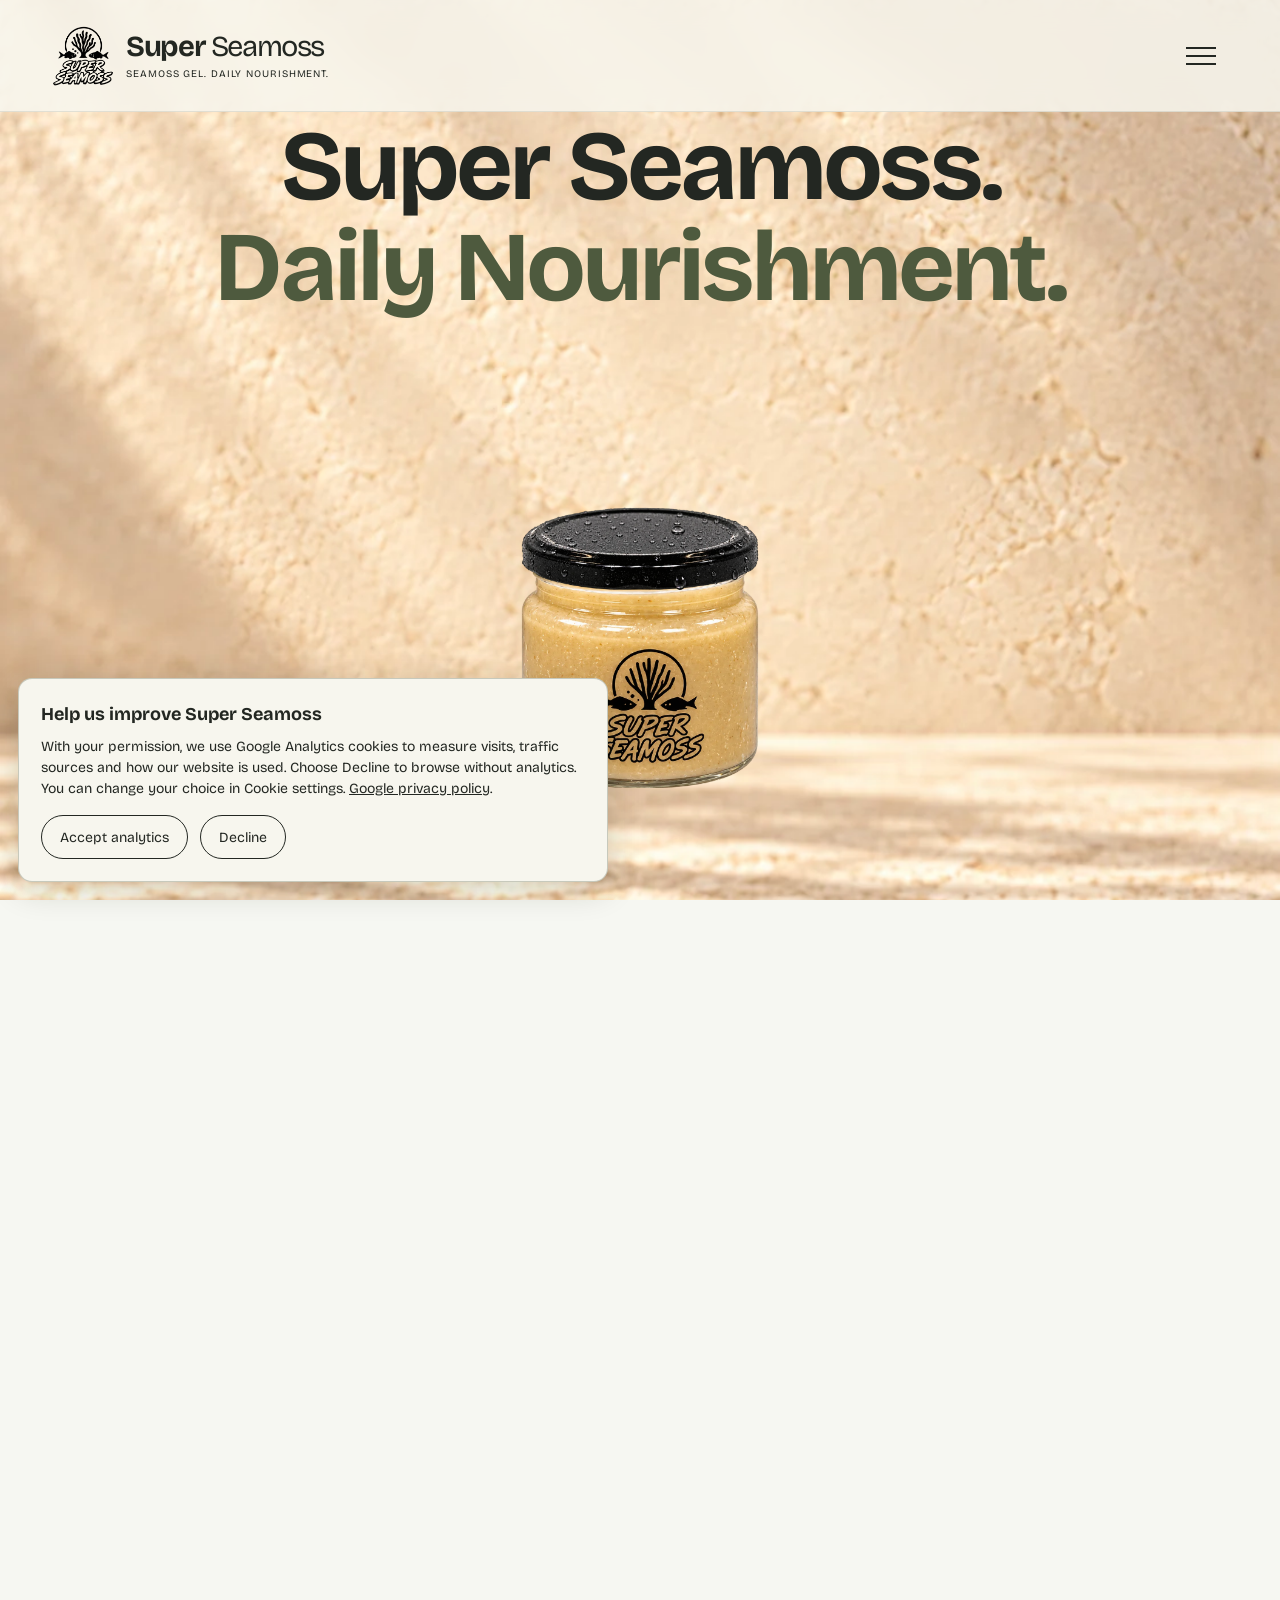
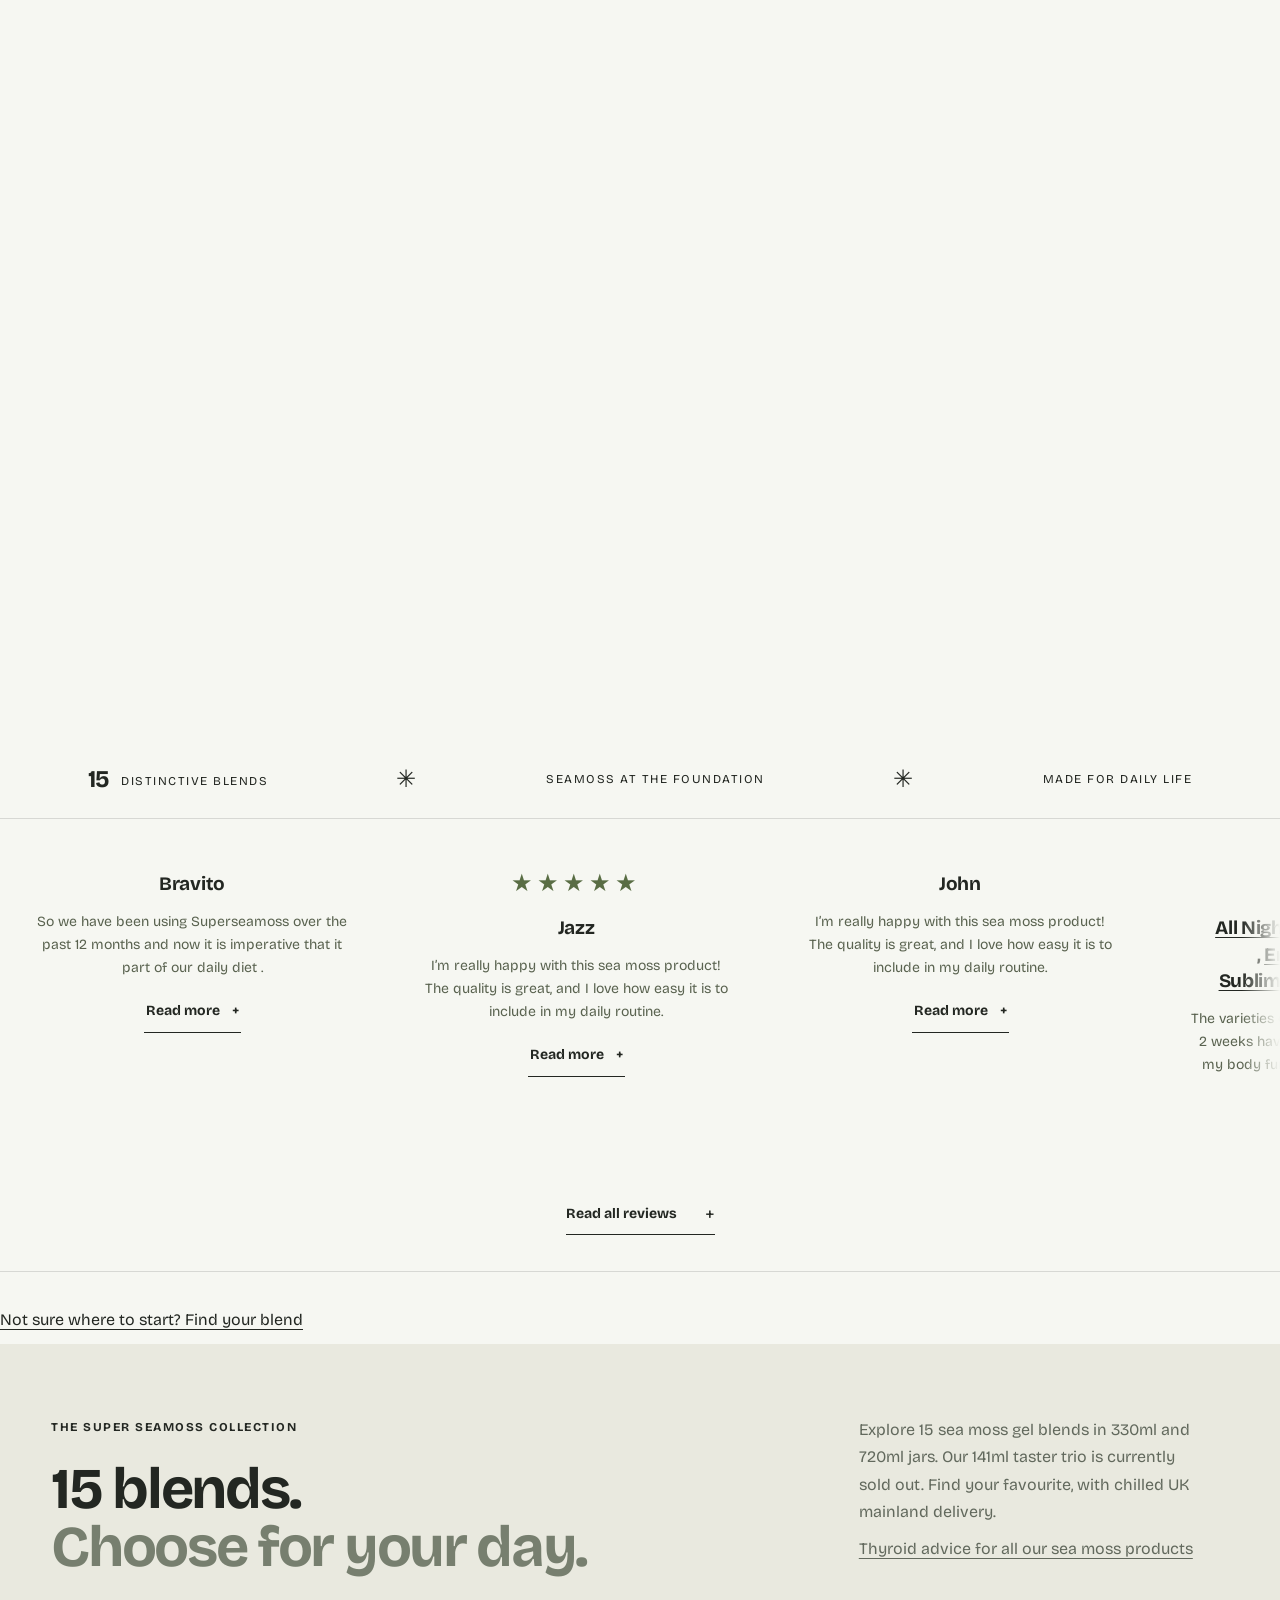
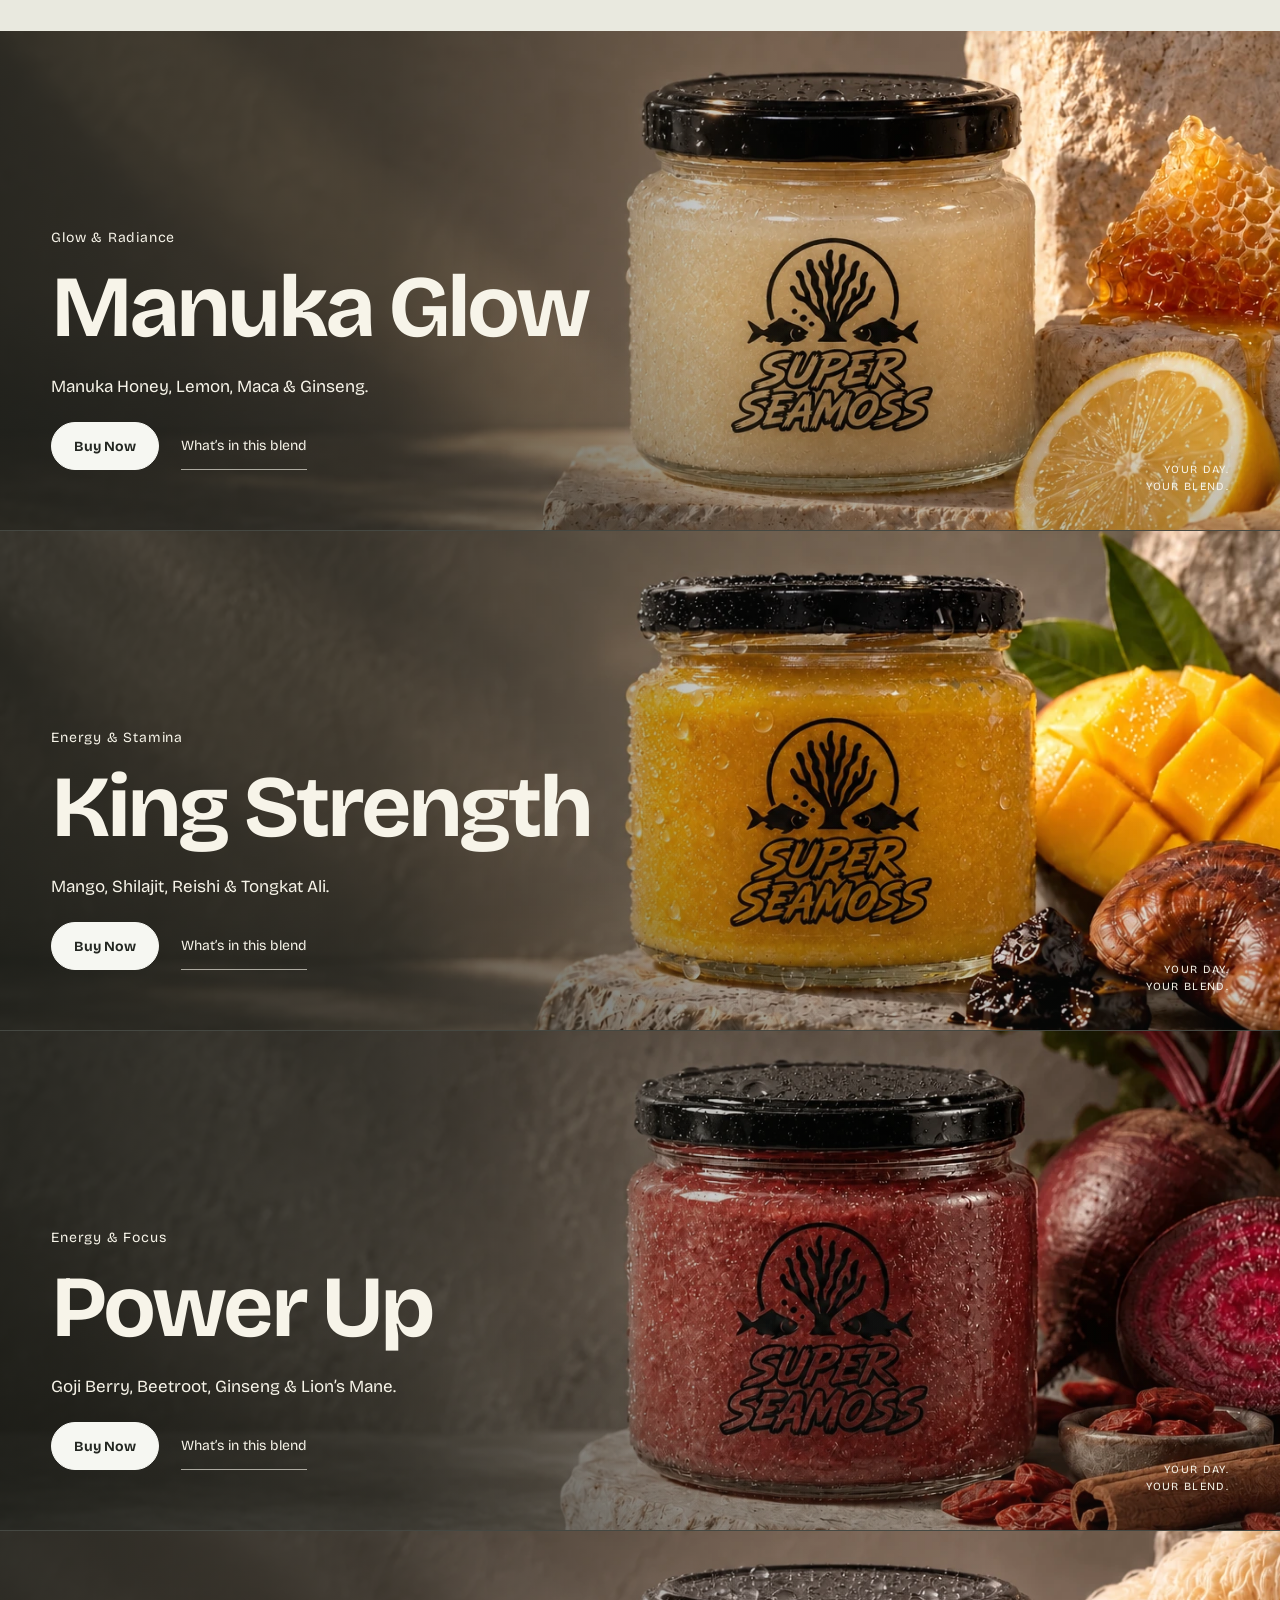
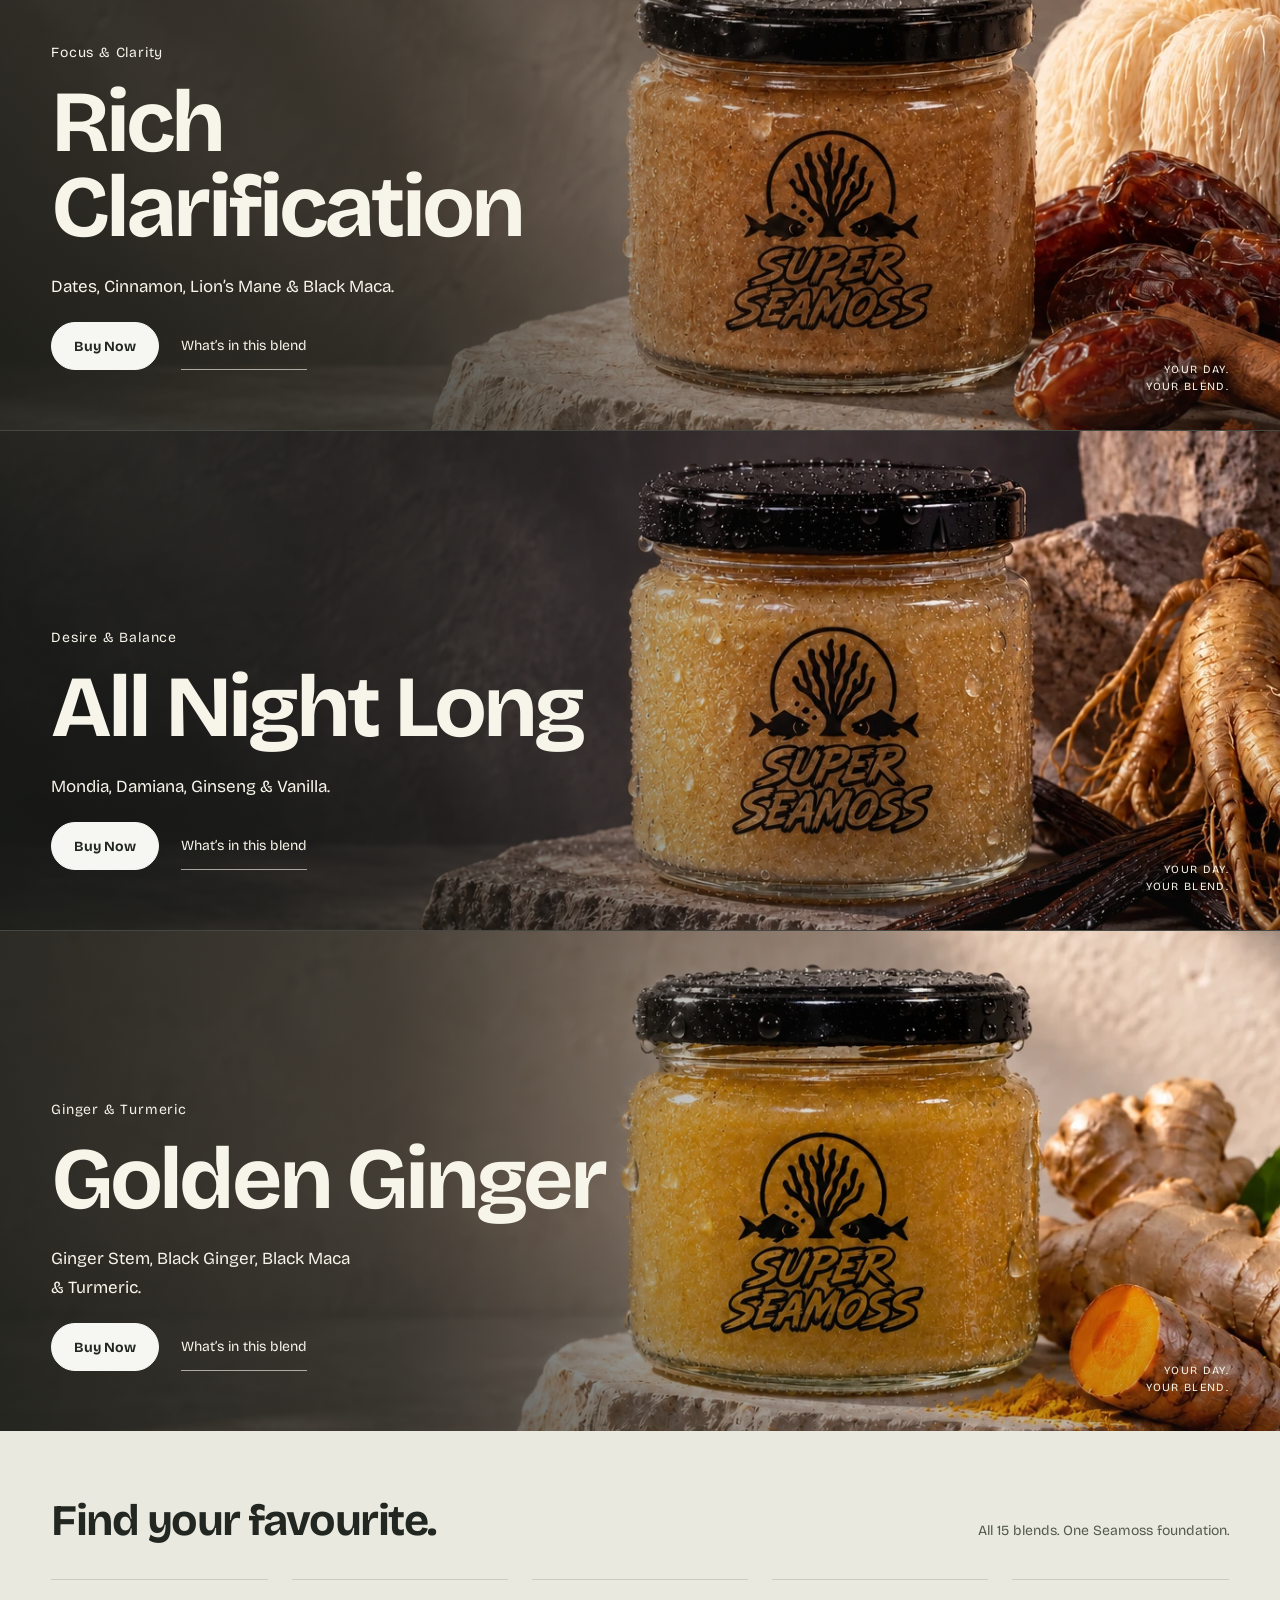
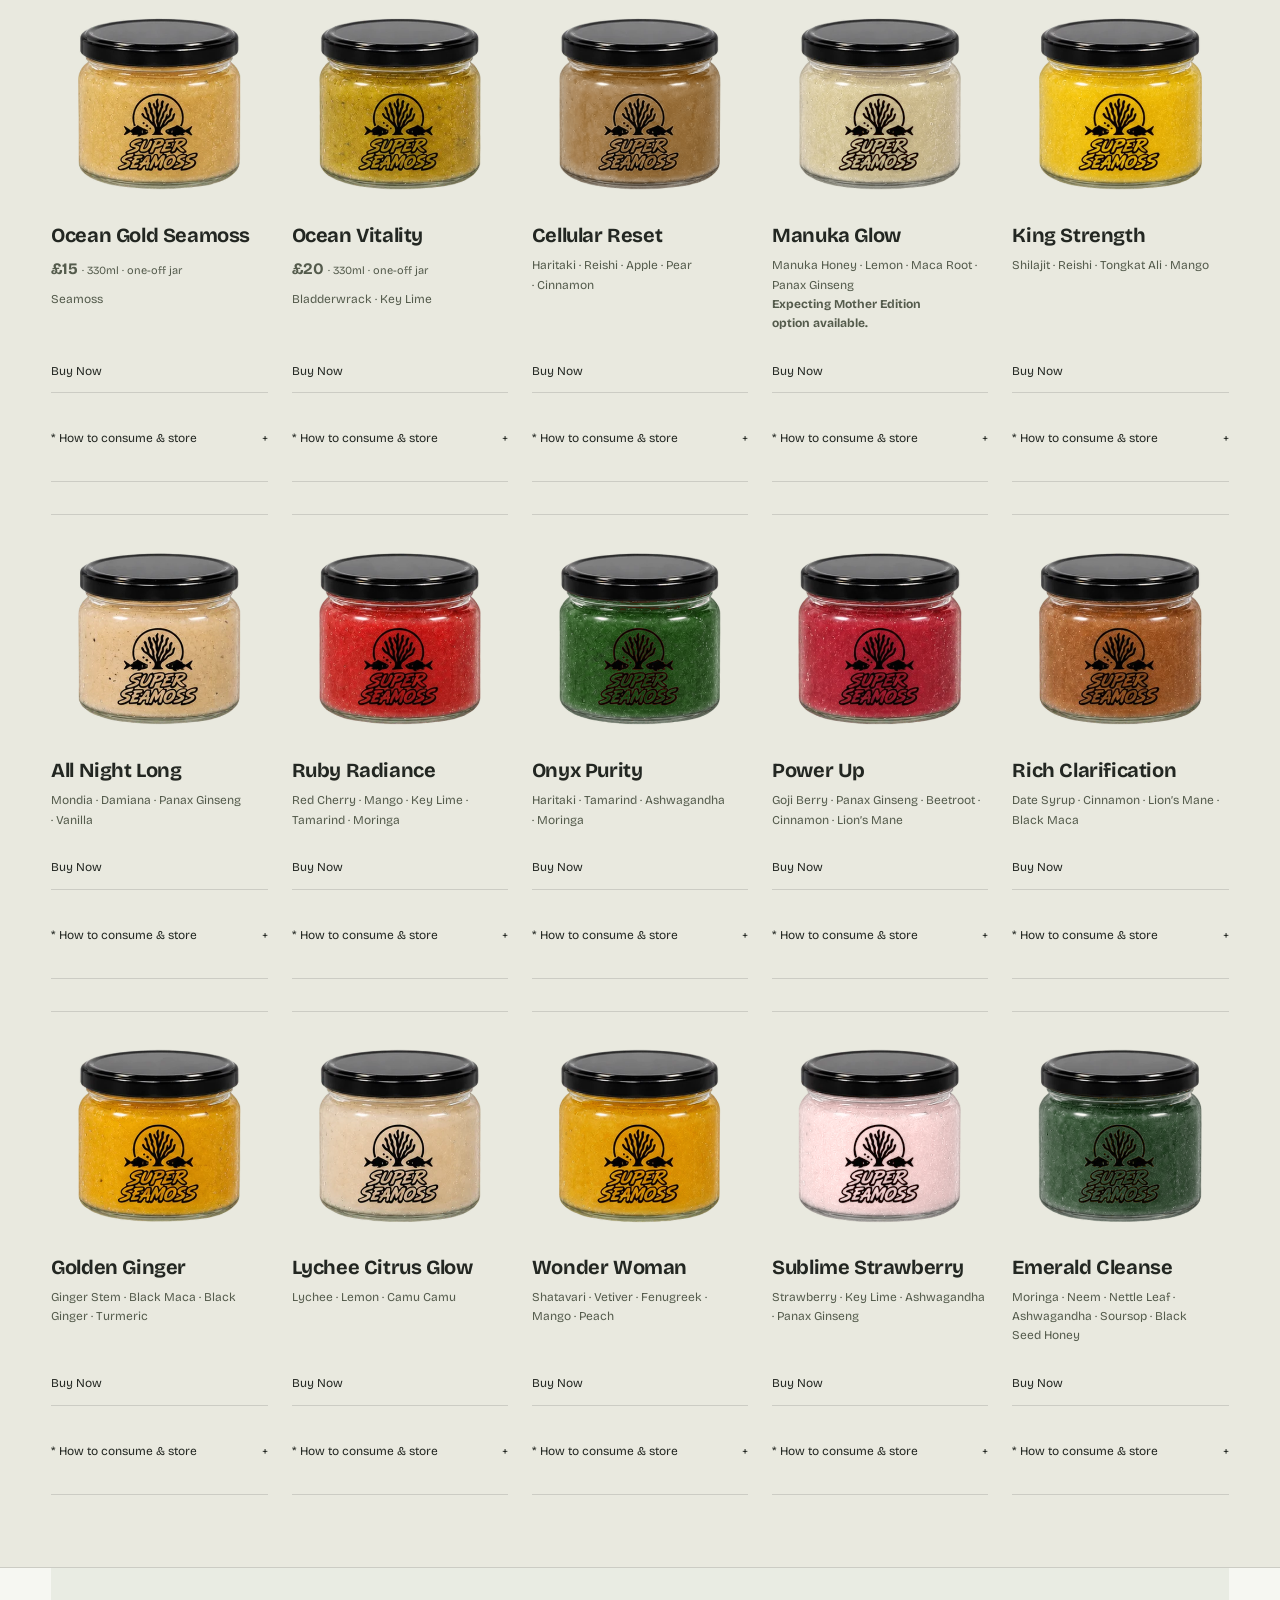
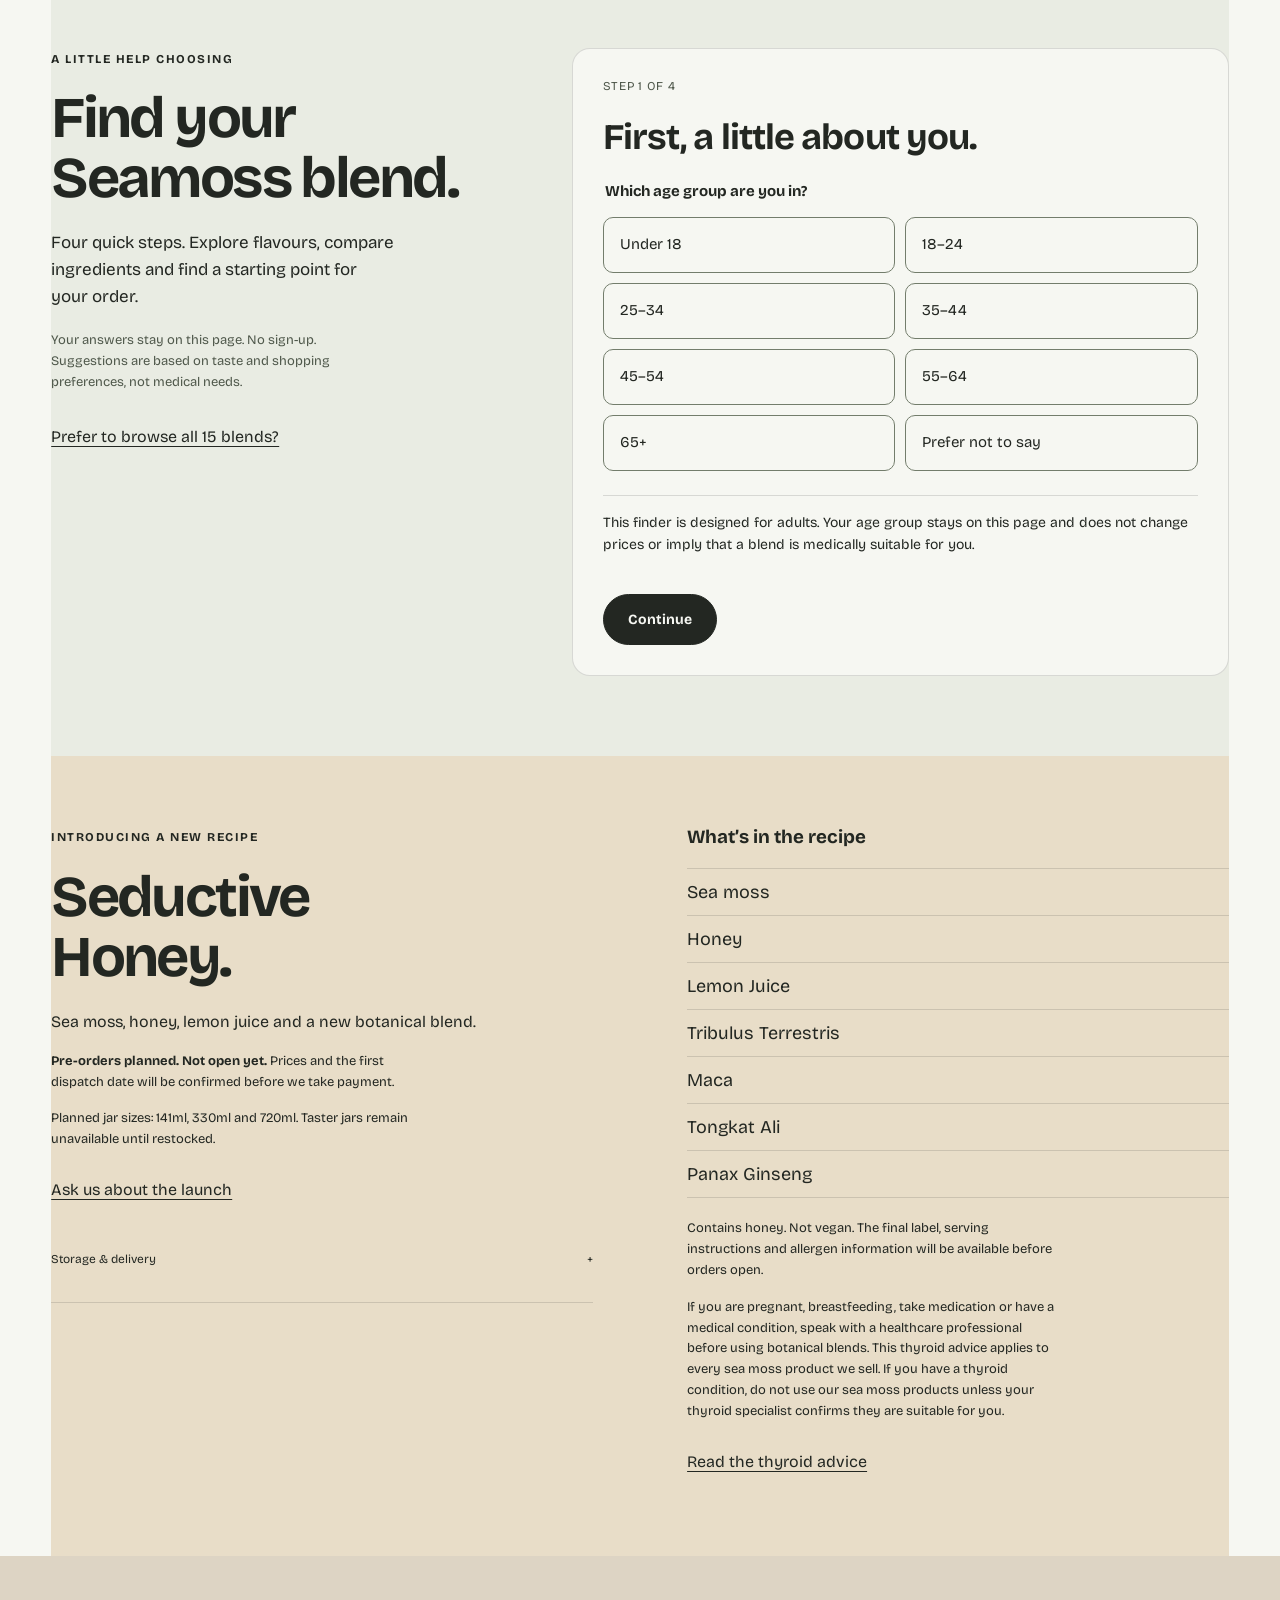
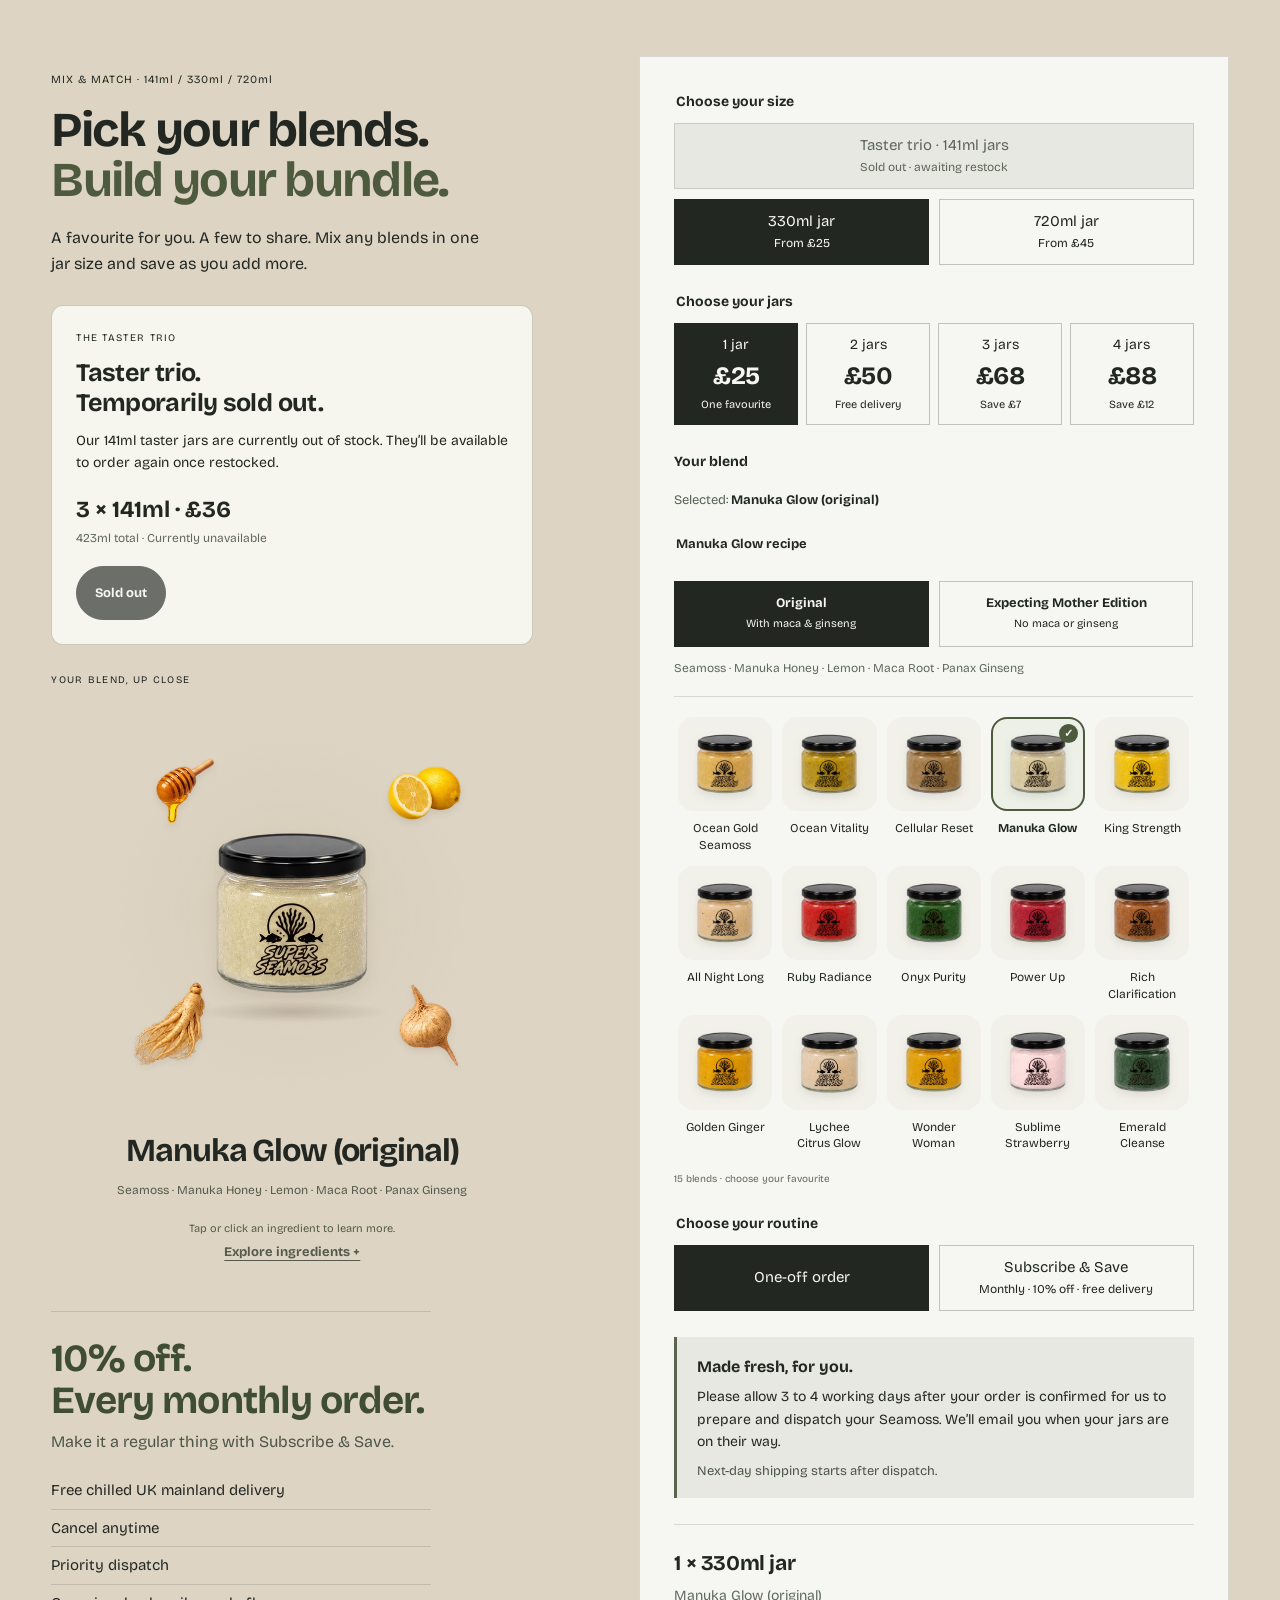
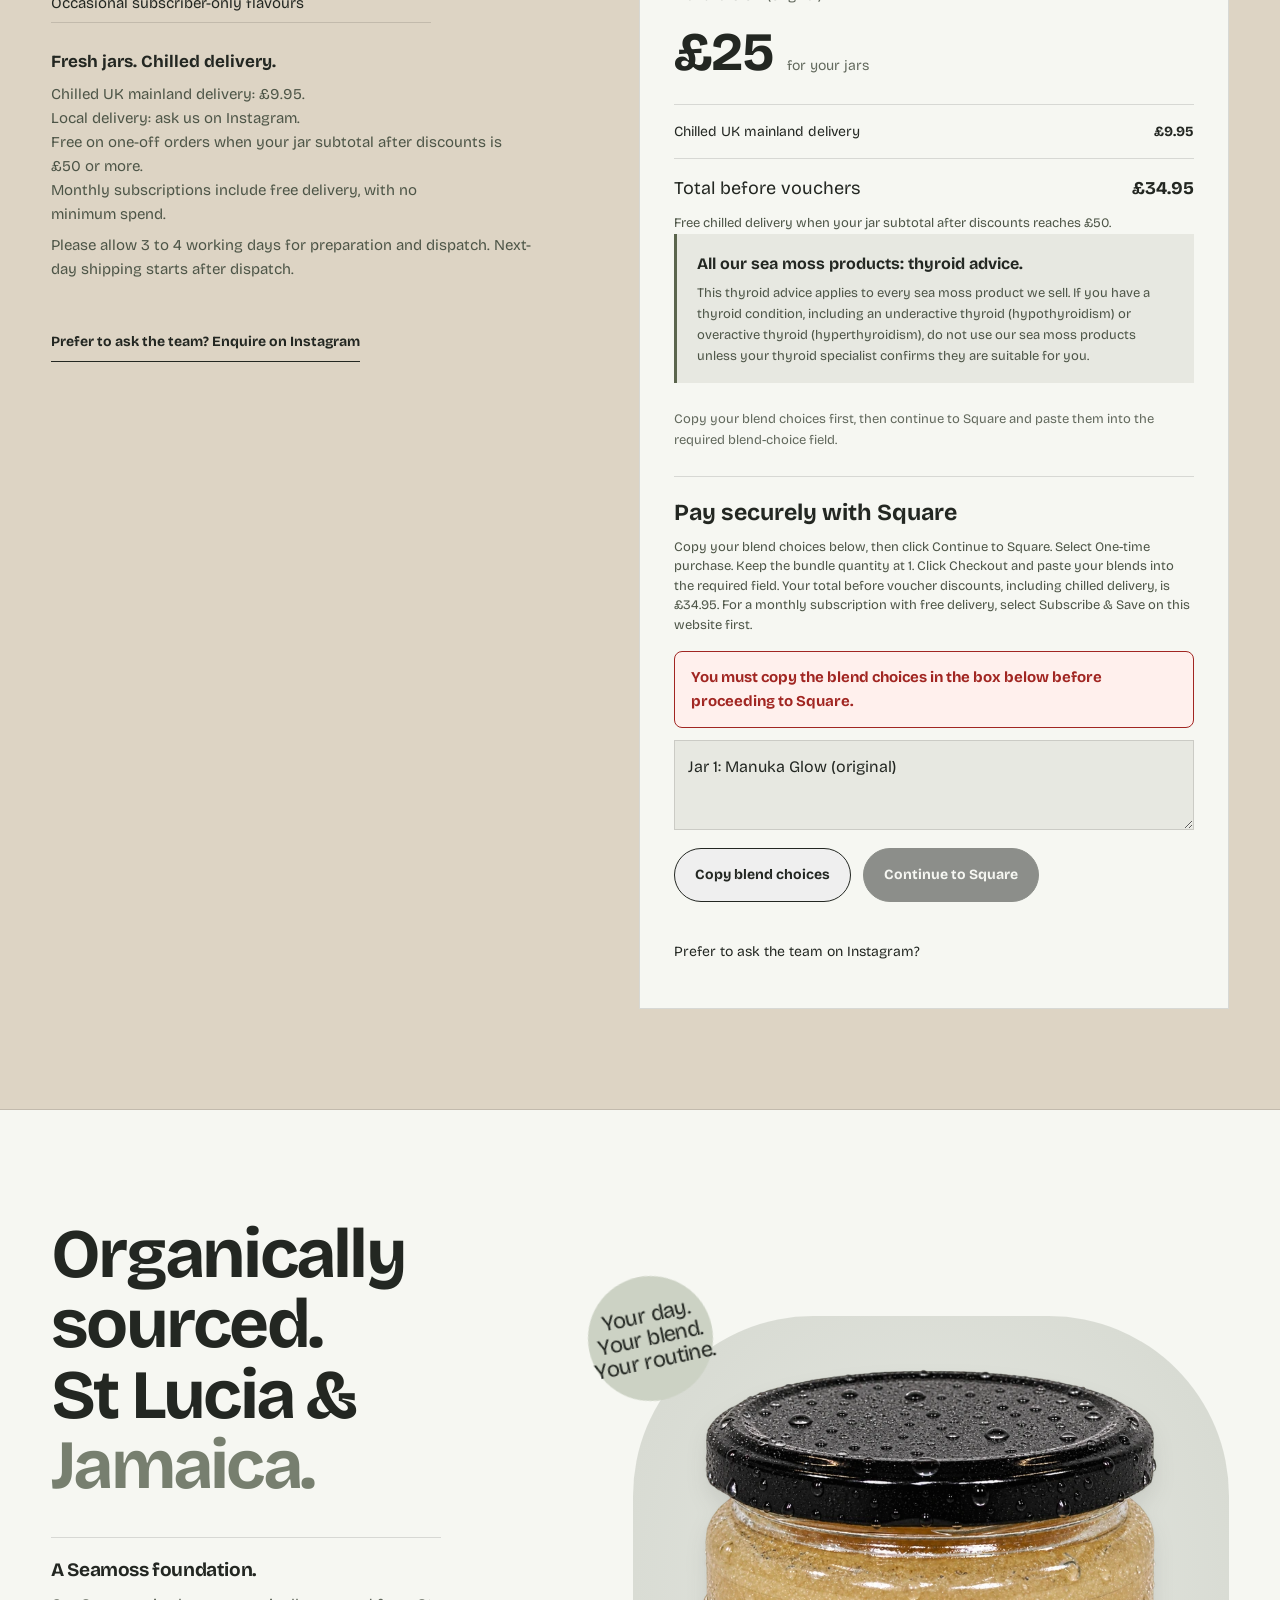
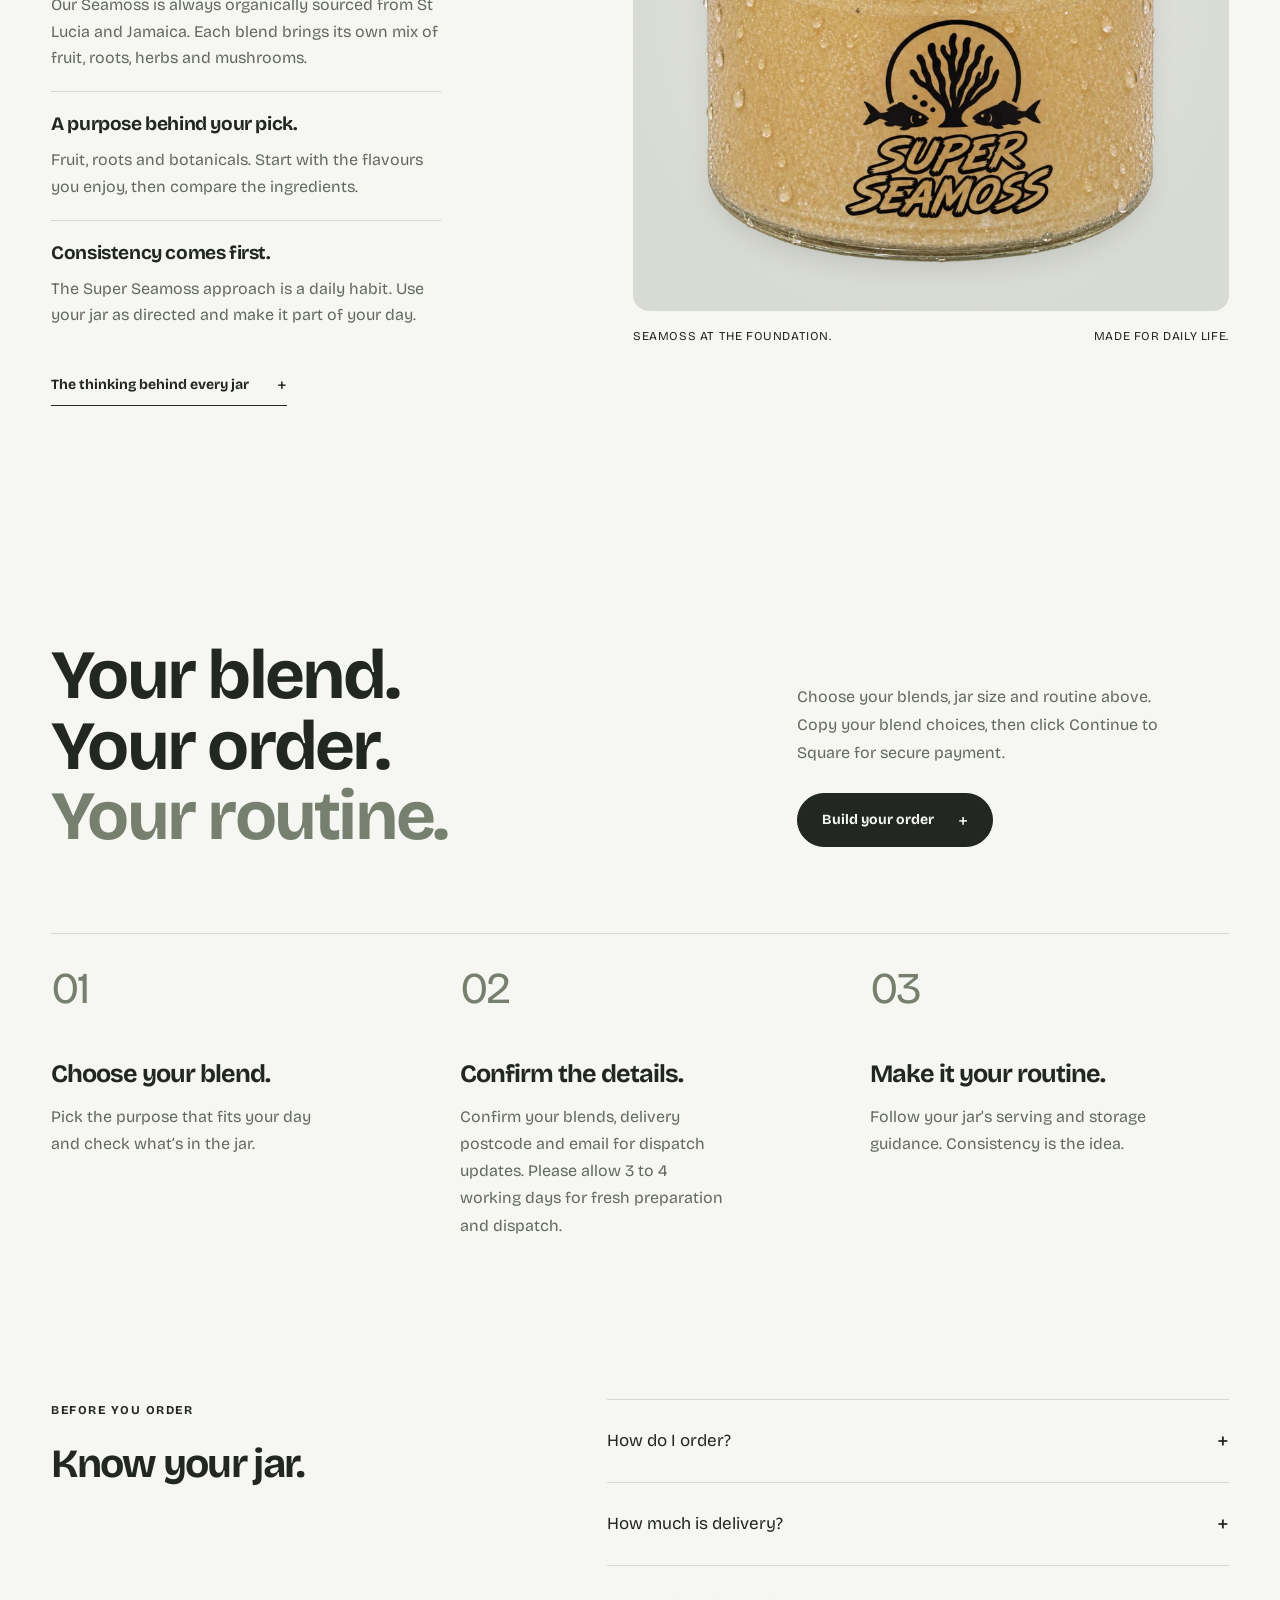
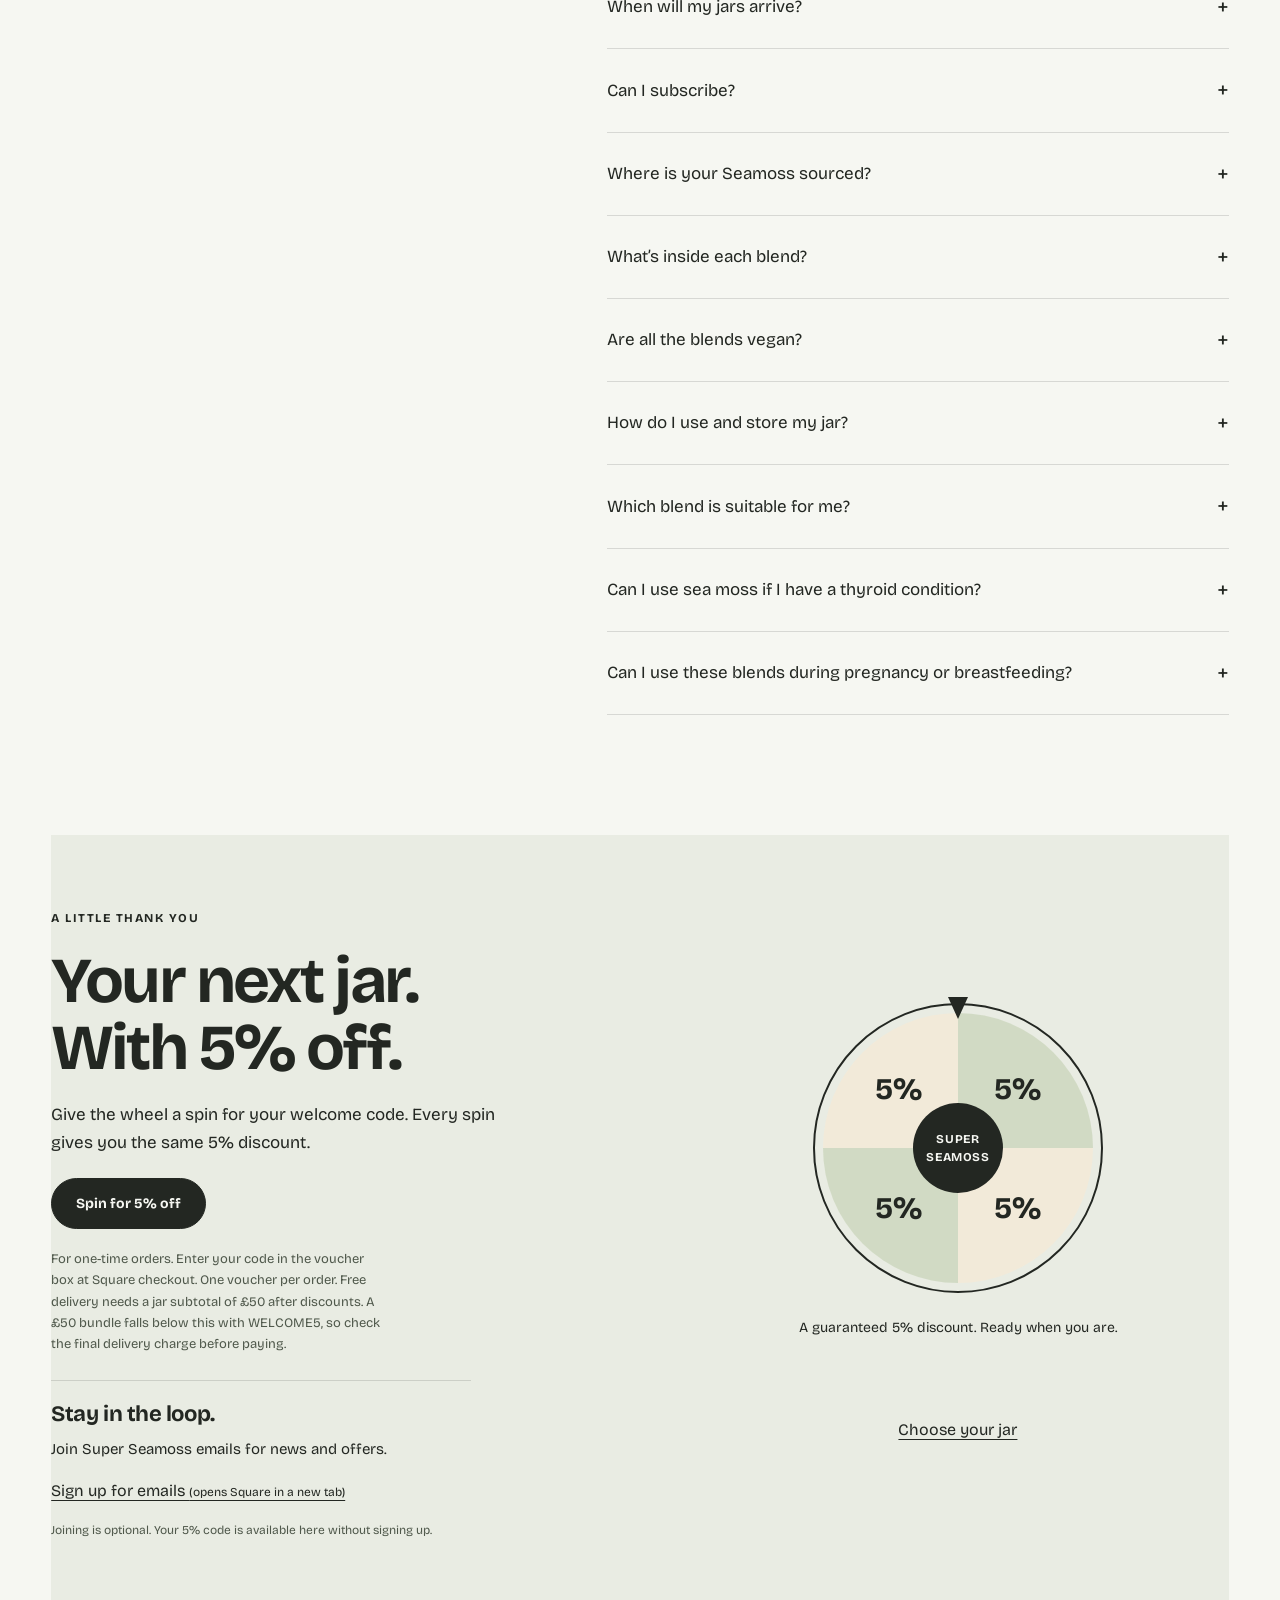
<file: index.html>
<!doctype html>
<html lang="en-GB">
<head>
<meta charset="utf-8">
<meta name="build-version" content="superseamoss-20261108-owner-corrections"><meta name="viewport" content="width=device-width,initial-scale=1,viewport-fit=cover">
<title>Sea Moss Gel UK | 15 Blends &amp; Bundles | Super Seamoss</title>
<meta name="description" content="Shop 15 sea moss gel blends from Super Seamoss. Choose 330ml or 720ml jars, or mix-and-match bundles with chilled UK mainland delivery.">
<meta name="theme-color" content="#e1e3dc">
<link rel="canonical" href="https://superseamoss.co.uk/">
<meta property="og:type" content="website">
<meta property="og:title" content="Sea Moss Gel UK | 15 Blends &amp; Bundles | Super Seamoss">
<meta property="og:description" content="Shop 15 sea moss gel blends from Super Seamoss. Choose 330ml or 720ml jars, or mix-and-match bundles with chilled UK mainland delivery.">
<meta property="og:url" content="https://superseamoss.co.uk/">
<meta property="og:image" content="https://superseamoss.co.uk/assets/blends/manuka-glow-wet.webp?v=wet1">
<meta name="twitter:card" content="summary_large_image">
<meta name="robots" content="index,follow,max-image-preview:large">
<meta property="og:site_name" content="Super Seamoss">
<meta property="og:locale" content="en_GB">
<meta property="og:image:type" content="image/webp">
<meta property="og:image:width" content="1536">
<meta property="og:image:height" content="1024">
<meta property="og:image:alt" content="Super Seamoss Manuka Glow sea moss gel jar with honeycomb and lemon">
<meta name="twitter:title" content="Sea Moss Gel UK | 15 Blends &amp; Bundles | Super Seamoss">
<meta name="twitter:description" content="Shop 15 sea moss gel blends from Super Seamoss. Choose 330ml or 720ml jars, or mix-and-match bundles with chilled UK mainland delivery.">
<meta name="twitter:image" content="https://superseamoss.co.uk/assets/blends/manuka-glow-wet.webp?v=wet1">
<meta name="twitter:image:alt" content="Super Seamoss Manuka Glow sea moss gel jar with honeycomb and lemon">

<link rel="icon" href="/super-seamoss-favicon.ico" sizes="16x16 32x32 48x48" type="image/x-icon">
<link rel="icon" href="/super-seamoss-icon-32.png" sizes="32x32" type="image/png">
<link rel="icon" href="/super-seamoss-icon-180.png" sizes="180x180" type="image/png">
<link rel="icon" href="/super-seamoss-icon.svg" sizes="any" type="image/svg+xml">
<link rel="apple-touch-icon" href="/apple-touch-icon.png?v=seamoss1" sizes="180x180">
<link rel="manifest" href="/site.webmanifest">
<link rel="preload" href="assets/bricolage-bold.woff2" as="font" type="font/woff2" crossorigin>
<link rel="stylesheet" href="styles.css?v=taster-sold-out1-buy-now1">
<link rel="stylesheet" href="hero-scroll.css?v=complete-artwork1">
<script>
document.documentElement.classList.add('page-loading');
setTimeout(() => {
  document.documentElement.classList.remove('page-loading');
  document.dispatchEvent(new Event('seamoss:load-timeout'));
}, 3000);
</script>
<script src="loading.js?v=idle-reveal1" fetchpriority="high" defer></script><script src="site.js?v=fullscreen-navigation1" defer></script><script src="jar-scroll.js?v=elapsed-float1" fetchpriority="high" defer></script><script src="hero-scroll-limit.js?v=one-swipe2" fetchpriority="high" defer></script><script type="module" src="order-options.js?v=welcome1"></script>
<link rel="stylesheet" href="blend-preview.css?v=ingredient-guide1">
<link rel="stylesheet" href="blend-picker.css?v=manuka-recipes1">
<link rel="stylesheet" href="blend-finder.css?v=owner2">
<script type="module" src="blend-finder.js?v=owner2"></script>
<link rel="stylesheet" href="reviews.css?v=link-pause1">
<script src="reviews.js?v=reviews-page1" defer></script>
<link rel="stylesheet" href="analytics.css?v=1">
<script src="analytics.js?v=1" defer></script>
<link rel="stylesheet" href="/navigation.css?v=1">
<script src="/navigation.js?v=2" defer></script>
<script type="application/ld+json">
{
  "@context": "https://schema.org",
  "@graph": [
    {
      "@type": "Organization",
      "@id": "https://superseamoss.co.uk/#organization",
      "name": "Super Seamoss",
      "url": "https://superseamoss.co.uk/",
      "logo": {
        "@type": "ImageObject",
        "url": "https://superseamoss.co.uk/super-seamoss-icon-180.png",
        "width": 180,
        "height": 180
      },
      "email": "info@superseamoss.co.uk",
      "sameAs": [
        "https://www.instagram.com/super.seamoss/"
      ]
    },
    {
      "@type": "WebSite",
      "@id": "https://superseamoss.co.uk/#website",
      "url": "https://superseamoss.co.uk/",
      "name": "Super Seamoss",
      "inLanguage": "en-GB",
      "publisher": {
        "@id": "https://superseamoss.co.uk/#organization"
      }
    },
    {
      "@type": "CollectionPage",
      "@id": "https://superseamoss.co.uk/#webpage",
      "url": "https://superseamoss.co.uk/",
      "name": "Sea Moss Gel UK | 15 Blends & Bundles | Super Seamoss",
      "description": "Shop 15 sea moss gel blends from Super Seamoss. Choose 330ml or 720ml jars, or mix-and-match bundles with chilled UK mainland delivery.",
      "inLanguage": "en-GB",
      "isPartOf": {
        "@id": "https://superseamoss.co.uk/#website"
      },
      "about": {
        "@id": "https://superseamoss.co.uk/#organization"
      },
      "mainEntity": {
        "@id": "https://superseamoss.co.uk/#blend-list"
      }
    },
    {
      "@type": "ItemList",
      "@id": "https://superseamoss.co.uk/#blend-list",
      "name": "Super Seamoss sea moss gel blends",
      "numberOfItems": 15,
      "itemListElement": [
        {
          "@type": "ListItem",
          "position": 1,
          "name": "Ocean Gold Seamoss",
          "url": "https://superseamoss.co.uk/#blend-ocean-gold"
        },
        {
          "@type": "ListItem",
          "position": 2,
          "name": "Ocean Vitality",
          "url": "https://superseamoss.co.uk/#blend-ocean-vitality"
        },
        {
          "@type": "ListItem",
          "position": 3,
          "name": "Cellular Reset",
          "url": "https://superseamoss.co.uk/#blend-cellular-reset"
        },
        {
          "@type": "ListItem",
          "position": 4,
          "name": "Manuka Glow",
          "url": "https://superseamoss.co.uk/#blend-manuka-glow"
        },
        {
          "@type": "ListItem",
          "position": 5,
          "name": "King Strength",
          "url": "https://superseamoss.co.uk/#blend-king-strength"
        },
        {
          "@type": "ListItem",
          "position": 6,
          "name": "All Night Long",
          "url": "https://superseamoss.co.uk/#blend-all-night-long"
        },
        {
          "@type": "ListItem",
          "position": 7,
          "name": "Ruby Radiance",
          "url": "https://superseamoss.co.uk/#blend-immunity-booster"
        },
        {
          "@type": "ListItem",
          "position": 8,
          "name": "Onyx Purity",
          "url": "https://superseamoss.co.uk/#blend-onyx-purity"
        },
        {
          "@type": "ListItem",
          "position": 9,
          "name": "Power Up",
          "url": "https://superseamoss.co.uk/#blend-power-up"
        },
        {
          "@type": "ListItem",
          "position": 10,
          "name": "Rich Clarification",
          "url": "https://superseamoss.co.uk/#blend-rich-clarification"
        },
        {
          "@type": "ListItem",
          "position": 11,
          "name": "Golden Ginger",
          "url": "https://superseamoss.co.uk/#blend-gut-health-booster"
        },
        {
          "@type": "ListItem",
          "position": 12,
          "name": "Lychee Citrus Glow",
          "url": "https://superseamoss.co.uk/#blend-lychee-citrus-glow"
        },
        {
          "@type": "ListItem",
          "position": 13,
          "name": "Wonder Woman",
          "url": "https://superseamoss.co.uk/#blend-wonder-woman"
        },
        {
          "@type": "ListItem",
          "position": 14,
          "name": "Sublime Strawberry",
          "url": "https://superseamoss.co.uk/#blend-sublime-strawberry"
        },
        {
          "@type": "ListItem",
          "position": 15,
          "name": "Emerald Cleanse",
          "url": "https://superseamoss.co.uk/#blend-emerald-cleanse"
        }
      ]
    }
  ]
}
</script>
<link rel="stylesheet" href="welcome-offer.css?v=2">
<script src="welcome-offer.js?v=1" defer></script>
</head>
<body>
<!-- Client gel colour corrections preserve neutral lid pixels, highlights and black logos. -->
<div class="page-loader" role="status" aria-label="Loading Super Seamoss">
<div class="loader-content" aria-hidden="true">
<div class="loader-lockup"><img class="loader-mark" src="assets/logo-mark.webp" alt="" width="72" height="72" fetchpriority="high"><div class="loader-word"><span>Super <b>Seamoss</b></span></div></div>
</div>
</div>
<a class="skip-link" href="#collection">Skip to content</a>
<header class="site-header">
<a class="brand" href="#top" aria-label="Super Seamoss home"><img src="assets/logo-mark.webp" alt="Super Seamoss original logo" width="65" height="65"><span>Super <span class="brand-word">Seamoss</span><small>SEAMOSS GEL. DAILY NOURISHMENT.</small></span></a>
<details class="site-menu">
<summary class="menu-toggle" aria-label="Navigation" aria-controls="main-navigation"><span class="menu-icon" aria-hidden="true"><span></span><span></span><span></span></span></summary>
<div class="menu-panel">
<nav id="main-navigation" class="menu-navigation" aria-label="Main navigation">
<div class="menu-links"><a href="#top">Home</a>
<a href="#collection">Our 15 blends</a>
<a href="#blend-finder">Find your blend</a>
<a href="#seduction-honey">Seductive Honey</a>
<a href="#order-options">Mix &amp; match</a>
<a href="#ritual">How to order</a>
<a href="/reviews/">Reviews</a>
<a href="#questions">FAQs</a>
<a href="#contact">Contact us</a></div>
<div class="menu-contact"><a class="button button-dark" href="#collection">Explore blends <span aria-hidden="true">+</span></a><a class="menu-email" href="mailto:info@superseamoss.co.uk">info@superseamoss.co.uk</a><a class="menu-social" href="https://www.instagram.com/super.seamoss/" target="_blank" rel="noopener">Instagram</a></div>
</nav>
</div>
</details>
</header>
<main>
<div class="seamoss-hero-track" id="top" data-pending="true">
<section class="seamoss-hero" aria-labelledby="hero-heading">
<picture class="hero-backdrop seamoss-hero-backdrop" aria-hidden="true"><img src="assets/hero-layered/champagne-stone.webp" alt="" fetchpriority="high"></picture>

<div class="seamoss-hero-titles">
<h1 class="seamoss-hero-intro" id="hero-heading"><span>Super Seamoss.</span><span class="second-line">Daily Nourishment.</span></h1>
<div class="seamoss-hero-origin"><h2 class="seamoss-hero-source" >Sourced organically.</h2><h2 class="seamoss-hero-location" >St Lucia and Jamaica.</h2></div>
</div>
<div class="seamoss-hero-art" role="img" aria-label="Super Seamoss jar opening with a sliding lid, revealing sea moss gel, honey, lemon and roots.">
<svg class="jar-poster" viewBox="0 0 900 900" aria-hidden="true"><svg x="255" y="344.3473" width="390" height="431.3054" viewBox="116 192 406 449"><image href="[data-uri]" data-hero-asset="jar" width="640" height="800"/></svg><svg x="255" y="311.6969" width="390" height="136.6062" viewBox="44 23 551 193"><image href="[data-uri]" data-hero-asset="lid" width="640" height="640"/></svg></svg>
<canvas class="seamoss-hero-canvas" width="900" height="900" aria-hidden="true"></canvas>
</div>
</section>
</div>
<div class="promise-strip"><span><strong>15</strong> DISTINCTIVE BLENDS</span><span aria-hidden="true">✳</span><span>SEAMOSS AT THE FOUNDATION</span><span aria-hidden="true">✳</span><span>MADE FOR DAILY LIFE</span></div>
<section class="reviews-section" id="reviews" aria-label="Customer reviews" data-review-attribution="confirmed-by-paul">
<div class="reviews-window"><div class="reviews-track" style="animation-duration:225s"><div class="reviews-group"><article class="review-card" data-review-source="customer-message"><h3 class="review-byline">Bravito</h3><blockquote><p>So we have been using Superseamoss over the past 12 months and now it is imperative that it part of our daily diet .</p></blockquote><a class="review-read-more" href="/reviews/#review-bravito" data-review-full aria-haspopup="dialog">Read more <span aria-hidden="true">+</span></a><template class="review-full-text"><p>So we have been using Superseamoss over the past 12 months and now it is imperative that it part of our daily diet . We have tried a variety of different flavours that they have to offer from seamoss with Manuka honey to jam tasting blends mixed strawberries and herbs. The benefits are clear to see we have strong nails more hydration better digestion also suppressed appetite. Supersesmoss will always be in our fridge for me and the family and we highly suggest it should be in yours subscribe today !</p></template></article><article class="review-card" data-review-source="customer-message"><div class="review-stars" role="img" aria-label="5 out of 5 stars"><span aria-hidden="true">★★★★★</span></div><h3 class="review-byline">Jazz</h3><blockquote><p>I’m really happy with this sea moss product! The quality is great, and I love how easy it is to include in my daily routine.</p></blockquote><a class="review-read-more" href="/reviews/#review-jazz" data-review-full aria-haspopup="dialog">Read more <span aria-hidden="true">+</span></a><template class="review-full-text"><p>I’m really happy with this sea moss product! The quality is great, and I love how easy it is to include in my daily routine. It has a nice texture and is simple to use. I also appreciate the natural ingredients and the overall presentation of the product.</p><p>Overall, I’m pleased with my experience and would recommend it to anyone interested in trying sea moss. I would definitely consider purchasing it again!</p></template></article><article class="review-card" data-review-source="customer-message"><h3 class="review-byline">John</h3><blockquote><p>I’m really happy with this sea moss product! The quality is great, and I love how easy it is to include in my daily routine.</p></blockquote><a class="review-read-more" href="/reviews/#review-john" data-review-full aria-haspopup="dialog">Read more <span aria-hidden="true">+</span></a><template class="review-full-text"><p>I’m really happy with this sea moss product! The quality is great, and I love how easy it is to include in my daily routine. It has a nice texture and is simple to use. I also appreciate the natural ingredients and the overall presentation of the product.</p><p>Overall, I’m pleased with my experience and would recommend it to anyone interested in trying sea moss. I would definitely consider purchasing it again!</p></template></article><article class="review-card" data-review-source="customer-message"><div class="review-stars" role="img" aria-label="5 out of 5 stars"><span aria-hidden="true">★★★★★</span></div><h3 class="review-byline"><span class="review-title"><a href="#order-choices" data-order-blend="all-night-long">All Night Long</a>, <a href="#order-choices" data-order-blend="gut-health-booster">Golden Ginger</a>, <a href="#order-choices" data-order-blend="emerald-cleanse">Emerald Cleanse</a> &amp; <a href="#order-choices" data-order-blend="sublime-strawberry">Sublime Strawberry</a></span><span class="review-author"> - Charlie G</span></h3><blockquote><p>The varieties of seamoss I’ve tried over the last 2 weeks have made an incredible impact on my body function with no negative opinions to share…</p></blockquote><a class="review-read-more" href="/reviews/#review-charlie-g" data-review-full aria-haspopup="dialog">Read more <span aria-hidden="true">+</span></a><template class="review-full-text"><p>The varieties of seamoss I’ve tried over the last 2 weeks have made an incredible impact on my body function with no negative opinions to share, it’s very clean, provides me with exactly what I’ve been after in terms of recovery for the exercise I put my body through, rids of brain frog I’ve been struggling with and overall I’m thriving due to its potent minerals and vitamins it contains</p></template></article><article class="review-card" data-review-source="customer-message"><div class="review-stars" role="img" aria-label="5 out of 5 stars"><span aria-hidden="true">★★★★★</span></div><h3 class="review-byline">Jenna the PT</h3><blockquote><p>I originally started my Super Seamoss journey with the Golden Ginger and Ruby Radiance, and I loved them so much that I decided to explore more of the range.</p></blockquote><a class="review-read-more" href="/reviews/#review-jenna-the-pt" data-review-full aria-haspopup="dialog">Read more <span aria-hidden="true">+</span></a><template class="review-full-text"><p>I originally started my Super Seamoss journey with the Golden Ginger and Ruby Radiance, and I loved them so much that I decided to explore more of the range. I started Ruby Radiance as I began to come down with a cold and it beat the virus before it took a grasp on my immune system! Golden Ginger has had an amazingly positive effect on me not getting bloated after eating which is something I was definitely struggling with. It has supported in lowering sugar cravings also.</p><p>Since then, I’ve added Wonder Woman for hormone balancing as a woman with PCOS this has been game changing, and Sublime Strawberry for stress balance and circulation support, has definitely lowered my high cortisol levels, and they’ve now all become part of my regular wellness routine.</p><p>I love that each blend is designed with different areas of wellbeing in mind, so I can choose what feels most suited to what my body needs. They’re easy to incorporate into my routine, a spoonful first thing in the morning, and I genuinely look forward to having them.</p><p>What started with just wanting to give my gut and immune system some extra support has turned into me absolutely loving the Super Seamoss range. I would highly recommend these natural body balancing boosts 💚</p><p>Definitely one of those products I’m really glad I tried and will absolutely be continuing with them! Grateful that I tried something new that has given me so much support ✨</p></template></article><article class="review-card" data-review-source="customer-message"><div class="review-stars" role="img" aria-label="5 out of 5 stars"><span aria-hidden="true">★★★★★</span></div><h3 class="review-byline"><span class="review-title"><a href="#order-choices" data-order-blend="gut-health-booster">Golden Ginger</a></span><span class="review-author"> - Miss. M</span></h3><blockquote><p>I tried the Seamoss, I had the Golden Ginger one and just after 3 days of taking the Seamoss I had:<br>• Less cramping, more regular bowel movements.<br>• I felt lighter, less sluggish. I didn’t feel fatigue anymore and I felt more energetic. 😬🏃🏃<br>Would definitely recommend 😬👍🏾</p></blockquote></article><article class="review-card" data-review-source="customer-message"><div class="review-stars" role="img" aria-label="5 out of 5 stars"><span aria-hidden="true">★★★★★</span></div><h3 class="review-byline"><span class="review-title"><a href="#order-choices" data-order-blend="gut-health-booster">Golden Ginger</a></span><span class="review-author"> - Ste</span></h3><blockquote><p>Absolutely love this Golden Ginger! Tastes delicious, it’s really improved how I feel health-wise — I feel so much better since using it.</p></blockquote></article><article class="review-card" data-review-source="customer-message"><div class="review-stars" role="img" aria-label="5 out of 5 stars"><span aria-hidden="true">★★★★★</span></div><h3 class="review-byline"><span class="review-author">Mr T. McIntosh</span></h3><blockquote><p>Great product. My Mrs was pregnant &amp; she loved the recommended mixture of seamoss &amp; manuka honey. Tasted nice &amp; she was able to gain all the natural benefits of the seamoss all in one.</p></blockquote></article><article class="review-card" data-review-source="customer-message"><div class="review-stars" role="img" aria-label="5 out of 5 stars"><span aria-hidden="true">★★★★★</span></div><h3 class="review-byline"><span class="review-author">Miss. Q</span></h3><blockquote><p>Really tasty, really nice flavours and great customer service.</p></blockquote></article><article class="review-card" data-review-source="customer-message"><div class="review-stars" role="img" aria-label="5 out of 5 stars"><span aria-hidden="true">★★★★★</span></div><h3 class="review-byline"><span class="review-title"><a href="#order-choices" data-order-blend="gut-health-booster">Golden Ginger</a></span><span class="review-author"> - Miss Boon</span></h3><blockquote><p>Love Super Seamoss, the texture is so smooth and the flavours are great. I almost forgot I was doing something good for my body with how nice they taste and I actually find myself looking forward to taking it.</p></blockquote></article><article class="review-card" data-review-source="customer-message"><div class="review-stars" role="img" aria-label="5 out of 5 stars"><span aria-hidden="true">★★★★★</span></div><h3 class="review-byline"><span class="review-title"><a href="#order-choices" data-order-blend="gut-health-booster">Golden Ginger</a></span><span class="review-author"> - Diaz</span></h3><blockquote><p>I&#x27;ve been taking Super Seamoss gut health for 4 weeks now and I have noticed my digestion is better and I have less bloating, I have also felt a shift in my mood. I would recommend this for anyone struggling with digestion issues and anyone suffering with stress.</p></blockquote></article><article class="review-card" data-review-source="customer-message"><div class="review-stars" role="img" aria-label="5 out of 5 stars"><span aria-hidden="true">★★★★★</span></div><h3 class="review-byline"><span class="review-title"><a href="#order-choices" data-order-blend="manuka-glow" data-order-recipe="honey-lemon">Manuka Glow (Expecting Mother Edition)</a></span><span class="review-author"> - Precious</span></h3><blockquote><p>I&#x27;ve been taking Super Seamoss Manuka Glow (for pregnant women) for 4 weeks now, and I have noticed my digestion is better, I have more energy, and my skin feels more hydrated than before. I would recommend this for other pregnant women.</p></blockquote></article><article class="review-card" data-review-source="customer-message"><div class="review-stars" role="img" aria-label="5 out of 5 stars"><span aria-hidden="true">★★★★★</span></div><h3 class="review-byline"><span class="review-title"><a href="#order-choices" data-order-blend="king-strength">King Strength</a></span><span class="review-author"> - Mr. Rob</span></h3><blockquote><p>Good s**t 💪🏻❤️</p></blockquote></article><article class="review-card" data-review-source="customer-message"><div class="review-stars" role="img" aria-label="5 out of 5 stars"><span aria-hidden="true">★★★★★</span></div><h3 class="review-byline"><span class="review-title"><a href="#order-choices" data-order-blend="gut-health-booster">Golden Ginger</a></span><span class="review-author"> - Mr. Infinity</span></h3><blockquote><p>The seamoss is great , it really clears my gut and gives me good energy 🫡🗣️👍🏿💥</p></blockquote></article><article class="review-card" data-review-source="customer-message"><div class="review-stars" role="img" aria-label="5 out of 5 stars"><span aria-hidden="true">★★★★★</span></div><h3 class="review-byline"><span class="review-title"><a href="#order-choices" data-order-blend="wonder-woman">Wonder Woman</a> &amp; <a href="#order-choices" data-order-blend="sublime-strawberry">Sublime Strawberry</a></span><span class="review-author"> - Miss. H</span></h3><blockquote><p>GREAT PRODUCTS! CHANGED MY LIFE...HELPED ME GOING THROUGH MENAPAUSE 💯👌👌👌</p></blockquote></article><article class="review-card" data-review-source="customer-message"><div class="review-stars" role="img" aria-label="5 out of 5 stars"><span aria-hidden="true">★★★★★</span></div><h3 class="review-byline"><span class="review-title"><a href="#order-choices" data-order-blend="gut-health-booster">Golden Ginger</a></span><span class="review-author"> - Mr Innis</span></h3><blockquote><p>Feeling less hungry<br>Sleep better<br>Helps IBS (Mrs lol)<br>Less tired while driving at work</p></blockquote></article><article class="review-card"><div class="review-stars" role="img" aria-label="5 out of 5 stars"><span aria-hidden="true">★★★★★</span></div><h3 class="review-byline"><span class="review-author" title="Anonymised display name">Customer A.</span></h3><blockquote><p>I noticed the difference and I’m back on it. Phew! Worth the investment.</p></blockquote></article><article class="review-card"><div class="review-stars" role="img" aria-label="5 out of 5 stars"><span aria-hidden="true">★★★★★</span></div><h3 class="review-byline"><span class="review-title">Very good communication</span><span class="review-author"> - Kawsar S.</span></h3><blockquote><p>Very good communication and service, with no delay.</p></blockquote></article><article class="review-card"><div class="review-stars" role="img" aria-label="5 out of 5 stars"><span aria-hidden="true">★★★★★</span></div><h3 class="review-byline"><span class="review-title">Great product</span><span class="review-author" title="Anonymised display name"> - David D.</span></h3><blockquote><p>Great product. Great communication for orders/delivery.</p></blockquote></article><article class="review-card"><div class="review-stars" role="img" aria-label="5 out of 5 stars"><span aria-hidden="true">★★★★★</span></div><h3 class="review-byline"><span class="review-title">Amazing correspondence and super fast delivery</span><span class="review-author"> - Miss R.</span></h3><blockquote><p>I’m giving five stars because of the excellent communication and super speedy delivery.</p></blockquote></article><article class="review-card"><div class="review-stars" role="img" aria-label="5 out of 5 stars"><span aria-hidden="true">★★★★★</span></div><h3 class="review-byline"><span class="review-title">Packaged with care</span><span class="review-author" title="Anonymised display name"> - Aquilla A.</span></h3><blockquote><p>This arrived packaged with care. The ingredients are simple and pure, and I feel a difference in my gut health since taking this. Next time I order, I will be getting the bigger jar.</p></blockquote></article></div></div></div>
<div class="reviews-all"><a class="text-link" href="/reviews/">Read all reviews <span aria-hidden="true">+</span></a></div>
</section>
<div class="section-wrap finder-entry"><a class="finder-text-link" href="#blend-finder">Not sure where to start? Find your blend</a></div>
<section class="blends-section" id="collection" aria-labelledby="blends-heading">
<div class="collection-heading section-wrap"><div><span class="tiny-label">THE SUPER SEAMOSS COLLECTION</span><h2 id="blends-heading">15 blends.<br><span>Choose for your day.</span></h2></div><p>Explore 15 sea moss gel blends in 330ml and 720ml jars. Our 141ml taster trio is currently sold out. Find your favourite, with chilled UK mainland delivery.<br><a class="finder-text-link" href="#thyroid-advice">Thyroid advice for all our sea moss products</a></p></div>
<div class="blend-showcase">
<div class="blend-panels">
<article class="blend-panel" id="panel-manuka-glow" aria-labelledby="heading-manuka-glow">
<img class="blend-scene" src="assets/blends/manuka-glow-wet.webp?v=wet1" srcset="assets/blends/manuka-glow-wet-768.webp?v=wet1 768w, assets/blends/manuka-glow-wet.webp?v=wet1 1536w" sizes="(max-width: 600px) 1280px, (max-width: 780px) 890px, 114vw" alt="Creamy seamoss jar with honeycomb and lemon on sculpted stone" width="1536" height="1024" loading="lazy" decoding="async">
<div class="blend-shade" aria-hidden="true"></div>
<div class="blend-panel-copy">
<p class="blend-focus">Glow &amp; Radiance</p>
<h3 id="heading-manuka-glow">Manuka Glow</h3>
<p class="blend-flavours">Manuka Honey, Lemon, Maca &amp; Ginseng.</p>
<div class="blend-actions"><a class="button blend-buy" href="#order-choices" data-order-blend="manuka-glow" aria-label="Buy Manuka Glow now">Buy Now</a><button class="blend-explore" data-product="manuka-glow" aria-label="Explore Manuka Glow" aria-haspopup="dialog">What’s in this blend</button></div>
</div>
<span class="blend-scene-signature" aria-hidden="true">YOUR DAY.<br>YOUR BLEND.</span>
</article>
<article class="blend-panel" id="panel-king-strength" aria-labelledby="heading-king-strength">
<img class="blend-scene" src="assets/blends/king-strength-wet.webp?v=wet1" srcset="assets/blends/king-strength-wet-768.webp?v=wet1 768w, assets/blends/king-strength-wet.webp?v=wet1 1536w" sizes="(max-width: 600px) 1280px, (max-width: 780px) 890px, 114vw" alt="Mango seamoss jar with fresh mango and reishi on sculpted stone" width="1536" height="1024" loading="lazy" decoding="async">
<div class="blend-shade" aria-hidden="true"></div>
<div class="blend-panel-copy">
<p class="blend-focus">Energy &amp; Stamina</p>
<h3 id="heading-king-strength">King Strength</h3>
<p class="blend-flavours">Mango, Shilajit, Reishi &amp; Tongkat Ali.</p>
<div class="blend-actions"><a class="button blend-buy" href="#order-choices" data-order-blend="king-strength" aria-label="Buy King Strength now">Buy Now</a><button class="blend-explore" data-product="king-strength" aria-label="Explore King Strength" aria-haspopup="dialog">What’s in this blend</button></div>
</div>
<span class="blend-scene-signature" aria-hidden="true">YOUR DAY.<br>YOUR BLEND.</span>
</article>
<article class="blend-panel" id="panel-power-up" aria-labelledby="heading-power-up">
<img class="blend-scene" src="assets/blends/power-up-wet.webp?v=wet1" srcset="assets/blends/power-up-wet-768.webp?v=wet1 768w, assets/blends/power-up-wet.webp?v=wet1 1536w" sizes="(max-width: 600px) 1280px, (max-width: 780px) 890px, 114vw" alt="Beetroot seamoss jar with beetroot, goji berries and cinnamon" width="1536" height="1024" loading="lazy" decoding="async">
<div class="blend-shade" aria-hidden="true"></div>
<div class="blend-panel-copy">
<p class="blend-focus">Energy &amp; Focus</p>
<h3 id="heading-power-up">Power Up</h3>
<p class="blend-flavours">Goji Berry, Beetroot, Ginseng &amp; Lion’s Mane.</p>
<div class="blend-actions"><a class="button blend-buy" href="#order-choices" data-order-blend="power-up" aria-label="Buy Power Up now">Buy Now</a><button class="blend-explore" data-product="power-up" aria-label="Explore Power Up" aria-haspopup="dialog">What’s in this blend</button></div>
</div>
<span class="blend-scene-signature" aria-hidden="true">YOUR DAY.<br>YOUR BLEND.</span>
</article>
<article class="blend-panel" id="panel-rich-clarification" aria-labelledby="heading-rich-clarification">
<img class="blend-scene" src="assets/blends/rich-clarification-wet.webp?v=wet1" srcset="assets/blends/rich-clarification-wet-768.webp?v=wet1 768w, assets/blends/rich-clarification-wet.webp?v=wet1 1536w" sizes="(max-width: 600px) 1280px, (max-width: 780px) 890px, 114vw" alt="Date-brown seamoss jar with dates, cinnamon and lion’s mane" width="1536" height="1024" loading="lazy" decoding="async">
<div class="blend-shade" aria-hidden="true"></div>
<div class="blend-panel-copy">
<p class="blend-focus">Focus &amp; Clarity</p>
<h3 id="heading-rich-clarification">Rich Clarification</h3>
<p class="blend-flavours">Dates, Cinnamon, Lion’s Mane &amp; Black Maca.</p>
<div class="blend-actions"><a class="button blend-buy" href="#order-choices" data-order-blend="rich-clarification" aria-label="Buy Rich Clarification now">Buy Now</a><button class="blend-explore" data-product="rich-clarification" aria-label="Explore Rich Clarification" aria-haspopup="dialog">What’s in this blend</button></div>
</div>
<span class="blend-scene-signature" aria-hidden="true">YOUR DAY.<br>YOUR BLEND.</span>
</article>
<article class="blend-panel" id="panel-all-night-long" aria-labelledby="heading-all-night-long">
<img class="blend-scene" src="assets/blends/all-night-long-wet.webp?v=wet1" srcset="assets/blends/all-night-long-wet-768.webp?v=wet1 768w, assets/blends/all-night-long-wet.webp?v=wet1 1536w" sizes="(max-width: 600px) 1280px, (max-width: 780px) 890px, 114vw" alt="Warm beige seamoss jar with vanilla pods and roots in moonlit light" width="1536" height="1024" loading="lazy" decoding="async">
<div class="blend-shade" aria-hidden="true"></div>
<div class="blend-panel-copy">
<p class="blend-focus">Desire &amp; Balance</p>
<h3 id="heading-all-night-long">All Night Long</h3>
<p class="blend-flavours">Mondia, Damiana, Ginseng &amp; Vanilla.</p>
<div class="blend-actions"><a class="button blend-buy" href="#order-choices" data-order-blend="all-night-long" aria-label="Buy All Night Long now">Buy Now</a><button class="blend-explore" data-product="all-night-long" aria-label="Explore All Night Long" aria-haspopup="dialog">What’s in this blend</button></div>
</div>
<span class="blend-scene-signature" aria-hidden="true">YOUR DAY.<br>YOUR BLEND.</span>
</article>
<article class="blend-panel" id="panel-gut-health-booster" aria-labelledby="heading-gut-health-booster">
<img class="blend-scene" src="assets/blends/gut-health-booster-wet.webp?v=wet1" srcset="assets/blends/gut-health-booster-wet-768.webp?v=wet1 768w, assets/blends/gut-health-booster-wet.webp?v=wet1 1536w" sizes="(max-width: 600px) 1280px, (max-width: 780px) 890px, 114vw" alt="Turmeric-gold seamoss jar with ginger and sliced turmeric" width="1536" height="1024" loading="lazy" decoding="async">
<div class="blend-shade" aria-hidden="true"></div>
<div class="blend-panel-copy">
<p class="blend-focus">Ginger &amp; Turmeric</p>
<h3 id="heading-gut-health-booster">Golden Ginger</h3>
<p class="blend-flavours">Ginger Stem, Black Ginger, Black Maca &amp; Turmeric.</p>
<div class="blend-actions"><a class="button blend-buy" href="#order-choices" data-order-blend="gut-health-booster" aria-label="Buy Golden Ginger now">Buy Now</a><button class="blend-explore" data-product="gut-health-booster" aria-label="Explore Golden Ginger" aria-haspopup="dialog">What’s in this blend</button></div>
</div>
<span class="blend-scene-signature" aria-hidden="true">YOUR DAY.<br>YOUR BLEND.</span>
</article>
</div>

</div>
<div class="full-range section-wrap" aria-labelledby="full-range-heading"><div class="full-range-heading"><h3 id="full-range-heading">Find your favourite.</h3><p>All 15 blends. One Seamoss foundation.</p></div><div class="range-grid">
<article class="range-card" id="blend-ocean-gold"><img src="assets/preview/jars-fit/ocean-gold.webp?v=edges-clean1" alt="Ocean Gold Seamoss jar with a smooth black lid" width="320" height="320" loading="lazy" decoding="async"><h3>Ocean Gold Seamoss</h3><p class="range-price">£15 <span>· 330ml · one-off jar</span></p><p>Seamoss</p><a href="#order-choices" data-order-blend="ocean-gold" aria-label="Buy Ocean Gold Seamoss now">Buy Now</a><details class="product-care"><summary>* How to consume &amp; store</summary><div><h4>HOW TO CONSUME</h4><p>Take 1–3 dessert spoons daily. Can be enjoyed on its own or added to smoothies, juices, yoghurt or other foods.</p><h4>STORAGE &amp; FRESHNESS</h4><p>Keep refrigerated at all times. For best freshness, consume within 10–14 days of opening. Always use a clean, dry spoon and return to the refrigerator immediately after use.</p></div></details></article>
<article class="range-card" id="blend-ocean-vitality"><img src="assets/preview/jars-fit/ocean-vitality.webp?v=edges-clean1" alt="Ocean Vitality Seamoss jar with a smooth black lid" width="320" height="320" loading="lazy" decoding="async"><h3>Ocean Vitality</h3><p class="range-price">£20 <span>· 330ml · one-off jar</span></p><p>Bladderwrack · Key Lime</p><a href="#order-choices" data-order-blend="ocean-vitality" aria-label="Buy Ocean Vitality now">Buy Now</a><details class="product-care"><summary>* How to consume &amp; store</summary><div><h4>HOW TO CONSUME</h4><p>Take 1–3 dessert spoons daily. Can be enjoyed on its own or added to smoothies, juices, yoghurt or other foods.</p><h4>STORAGE &amp; FRESHNESS</h4><p>Keep refrigerated at all times. For best freshness, consume within 10–14 days of opening. Always use a clean, dry spoon and return to the refrigerator immediately after use.</p></div></details></article>
<article class="range-card" id="blend-cellular-reset"><img src="assets/preview/jars-fit/cellular-reset.webp?v=edges-clean1" alt="Cellular Reset Seamoss jar with a smooth black lid" width="320" height="320" loading="lazy" decoding="async"><h3>Cellular Reset</h3><p>Haritaki · Reishi · Apple · Pear · Cinnamon</p><a href="#order-choices" data-order-blend="cellular-reset" aria-label="Buy Cellular Reset now">Buy Now</a><details class="product-care"><summary>* How to consume &amp; store</summary><div><h4>HOW TO CONSUME</h4><p>Take 1–3 dessert spoons daily. Can be enjoyed on its own or added to smoothies, juices, yoghurt or other foods.</p><h4>STORAGE &amp; FRESHNESS</h4><p>Keep refrigerated at all times. For best freshness, consume within 10–14 days of opening. Always use a clean, dry spoon and return to the refrigerator immediately after use.</p></div></details></article>
<article class="range-card" id="blend-manuka-glow"><img src="assets/preview/jars-fit/manuka-glow.webp?v=edges-clean1" alt="Manuka Glow Seamoss jar with a smooth black lid" width="320" height="320" loading="lazy" decoding="async"><h3>Manuka Glow</h3><p>Manuka Honey · Lemon · Maca Root · Panax Ginseng<br><strong>Expecting Mother Edition option available.</strong></p><a href="#order-choices" data-order-blend="manuka-glow" aria-label="Buy Manuka Glow now">Buy Now</a><details class="product-care"><summary>* How to consume &amp; store</summary><div><h4>HOW TO CONSUME</h4><p>Take 1–3 dessert spoons daily. Can be enjoyed on its own or added to smoothies, juices, yoghurt or other foods.</p><h4>STORAGE &amp; FRESHNESS</h4><p>Keep refrigerated at all times. For best freshness, consume within 10–14 days of opening. Always use a clean, dry spoon and return to the refrigerator immediately after use.</p></div></details></article>
<article class="range-card" id="blend-king-strength"><img src="assets/preview/jars-fit/king-strength.webp?v=edges-clean1" alt="King Strength Seamoss jar with a smooth black lid" width="320" height="320" loading="lazy" decoding="async"><h3>King Strength</h3><p>Shilajit · Reishi · Tongkat Ali · Mango</p><a href="#order-choices" data-order-blend="king-strength" aria-label="Buy King Strength now">Buy Now</a><details class="product-care"><summary>* How to consume &amp; store</summary><div><h4>HOW TO CONSUME</h4><p>Take 1–3 dessert spoons daily. Can be enjoyed on its own or added to smoothies, juices, yoghurt or other foods.</p><h4>STORAGE &amp; FRESHNESS</h4><p>Keep refrigerated at all times. For best freshness, consume within 10–14 days of opening. Always use a clean, dry spoon and return to the refrigerator immediately after use.</p></div></details></article>
<article class="range-card" id="blend-all-night-long"><img src="assets/preview/jars-fit/all-night-long.webp?v=edges-clean1" alt="All Night Long Seamoss jar with a smooth black lid" width="320" height="320" loading="lazy" decoding="async"><h3>All Night Long</h3><p>Mondia · Damiana · Panax Ginseng · Vanilla</p><a href="#order-choices" data-order-blend="all-night-long" aria-label="Buy All Night Long now">Buy Now</a><details class="product-care"><summary>* How to consume &amp; store</summary><div><h4>HOW TO CONSUME</h4><p>Take 1–3 dessert spoons daily. Can be enjoyed on its own or added to smoothies, juices, yoghurt or other foods.</p><h4>STORAGE &amp; FRESHNESS</h4><p>Keep refrigerated at all times. For best freshness, consume within 10–14 days of opening. Always use a clean, dry spoon and return to the refrigerator immediately after use.</p></div></details></article>
<article class="range-card" id="blend-immunity-booster"><img src="assets/preview/jars-fit/immunity-booster.webp?v=edges-clean1" alt="Ruby Radiance Seamoss jar with a smooth black lid" width="320" height="320" loading="lazy" decoding="async"><h3>Ruby Radiance</h3><p>Red Cherry · Mango · Key Lime · Tamarind · Moringa</p><a href="#order-choices" data-order-blend="immunity-booster" aria-label="Buy Ruby Radiance now">Buy Now</a><details class="product-care"><summary>* How to consume &amp; store</summary><div><h4>HOW TO CONSUME</h4><p>Take 1–3 dessert spoons daily. Can be enjoyed on its own or added to smoothies, juices, yoghurt or other foods.</p><h4>STORAGE &amp; FRESHNESS</h4><p>Keep refrigerated at all times. For best freshness, consume within 10–14 days of opening. Always use a clean, dry spoon and return to the refrigerator immediately after use.</p></div></details></article>
<article class="range-card" id="blend-onyx-purity"><img src="assets/preview/jars-fit/onyx-purity.webp?v=edges-clean1" alt="Onyx Purity Seamoss jar with a smooth black lid" width="320" height="320" loading="lazy" decoding="async"><h3>Onyx Purity</h3><p>Haritaki · Tamarind · Ashwagandha · Moringa</p><a href="#order-choices" data-order-blend="onyx-purity" aria-label="Buy Onyx Purity now">Buy Now</a><details class="product-care"><summary>* How to consume &amp; store</summary><div><h4>HOW TO CONSUME</h4><p>Take 1–3 dessert spoons daily. Can be enjoyed on its own or added to smoothies, juices, yoghurt or other foods.</p><h4>STORAGE &amp; FRESHNESS</h4><p>Keep refrigerated at all times. For best freshness, consume within 10–14 days of opening. Always use a clean, dry spoon and return to the refrigerator immediately after use.</p></div></details></article>
<article class="range-card" id="blend-power-up"><img src="assets/preview/jars-fit/power-up.webp?v=edges-clean1" alt="Power Up Seamoss jar with a smooth black lid" width="320" height="320" loading="lazy" decoding="async"><h3>Power Up</h3><p>Goji Berry · Panax Ginseng · Beetroot · Cinnamon · Lion’s Mane</p><a href="#order-choices" data-order-blend="power-up" aria-label="Buy Power Up now">Buy Now</a><details class="product-care"><summary>* How to consume &amp; store</summary><div><h4>HOW TO CONSUME</h4><p>Take 1–3 dessert spoons daily. Can be enjoyed on its own or added to smoothies, juices, yoghurt or other foods.</p><h4>STORAGE &amp; FRESHNESS</h4><p>Keep refrigerated at all times. For best freshness, consume within 10–14 days of opening. Always use a clean, dry spoon and return to the refrigerator immediately after use.</p></div></details></article>
<article class="range-card" id="blend-rich-clarification"><img src="assets/preview/jars-fit/rich-clarification.webp?v=edges-clean1" alt="Rich Clarification Seamoss jar with a smooth black lid" width="320" height="320" loading="lazy" decoding="async"><h3>Rich Clarification</h3><p>Date Syrup · Cinnamon · Lion’s Mane · Black Maca</p><a href="#order-choices" data-order-blend="rich-clarification" aria-label="Buy Rich Clarification now">Buy Now</a><details class="product-care"><summary>* How to consume &amp; store</summary><div><h4>HOW TO CONSUME</h4><p>Take 1–3 dessert spoons daily. Can be enjoyed on its own or added to smoothies, juices, yoghurt or other foods.</p><h4>STORAGE &amp; FRESHNESS</h4><p>Keep refrigerated at all times. For best freshness, consume within 10–14 days of opening. Always use a clean, dry spoon and return to the refrigerator immediately after use.</p></div></details></article>
<article class="range-card" id="blend-gut-health-booster"><img src="assets/preview/jars-fit/gut-health-booster.webp?v=edges-clean1" alt="Golden Ginger Seamoss jar with a smooth black lid" width="320" height="320" loading="lazy" decoding="async"><h3>Golden Ginger</h3><p>Ginger Stem · Black Maca · Black Ginger · Turmeric</p><a href="#order-choices" data-order-blend="gut-health-booster" aria-label="Buy Golden Ginger now">Buy Now</a><details class="product-care"><summary>* How to consume &amp; store</summary><div><h4>HOW TO CONSUME</h4><p>Take 1–3 dessert spoons daily. Can be enjoyed on its own or added to smoothies, juices, yoghurt or other foods.</p><h4>STORAGE &amp; FRESHNESS</h4><p>Keep refrigerated at all times. For best freshness, consume within 10–14 days of opening. Always use a clean, dry spoon and return to the refrigerator immediately after use.</p></div></details></article>
<article class="range-card" id="blend-lychee-citrus-glow"><img src="assets/preview/jars-fit/lychee-citrus-glow.webp?v=edges-clean1" alt="Lychee Citrus Glow Seamoss jar with a smooth black lid" width="320" height="320" loading="lazy" decoding="async"><h3>Lychee Citrus Glow</h3><p>Lychee · Lemon · Camu Camu</p><a href="#order-choices" data-order-blend="lychee-citrus-glow" aria-label="Buy Lychee Citrus Glow now">Buy Now</a><details class="product-care"><summary>* How to consume &amp; store</summary><div><h4>HOW TO CONSUME</h4><p>Take 1–3 dessert spoons daily. Can be enjoyed on its own or added to smoothies, juices, yoghurt or other foods.</p><h4>STORAGE &amp; FRESHNESS</h4><p>Keep refrigerated at all times. For best freshness, consume within 10–14 days of opening. Always use a clean, dry spoon and return to the refrigerator immediately after use.</p></div></details></article>
<article class="range-card" id="blend-wonder-woman"><img src="assets/preview/jars-fit/wonder-woman.webp?v=edges-clean1" alt="Wonder Woman Seamoss jar with a smooth black lid" width="320" height="320" loading="lazy" decoding="async"><h3>Wonder Woman</h3><p>Shatavari · Vetiver · Fenugreek · Mango · Peach</p><a href="#order-choices" data-order-blend="wonder-woman" aria-label="Buy Wonder Woman now">Buy Now</a><details class="product-care"><summary>* How to consume &amp; store</summary><div><h4>HOW TO CONSUME</h4><p>Take 1–3 dessert spoons daily. Can be enjoyed on its own or added to smoothies, juices, yoghurt or other foods.</p><h4>STORAGE &amp; FRESHNESS</h4><p>Keep refrigerated at all times. For best freshness, consume within 10–14 days of opening. Always use a clean, dry spoon and return to the refrigerator immediately after use.</p></div></details></article>
<article class="range-card" id="blend-sublime-strawberry"><img src="assets/preview/jars-fit/sublime-strawberry.webp?v=edges-clean1" alt="Sublime Strawberry Seamoss jar with a smooth black lid" width="320" height="320" loading="lazy" decoding="async"><h3>Sublime Strawberry</h3><p>Strawberry · Key Lime · Ashwagandha · Panax Ginseng</p><a href="#order-choices" data-order-blend="sublime-strawberry" aria-label="Buy Sublime Strawberry now">Buy Now</a><details class="product-care"><summary>* How to consume &amp; store</summary><div><h4>HOW TO CONSUME</h4><p>Take 1–3 dessert spoons daily. Can be enjoyed on its own or added to smoothies, juices, yoghurt or other foods.</p><h4>STORAGE &amp; FRESHNESS</h4><p>Keep refrigerated at all times. For best freshness, consume within 10–14 days of opening. Always use a clean, dry spoon and return to the refrigerator immediately after use.</p></div></details></article>
<article class="range-card" id="blend-emerald-cleanse"><img src="assets/preview/jars-fit/emerald-cleanse.webp?v=edges-clean1" alt="Emerald Cleanse Seamoss jar with a smooth black lid" width="320" height="320" loading="lazy" decoding="async"><h3>Emerald Cleanse</h3><p>Moringa · Neem · Nettle Leaf · Ashwagandha · Soursop · Black Seed Honey</p><a href="#order-choices" data-order-blend="emerald-cleanse" aria-label="Buy Emerald Cleanse now">Buy Now</a><details class="product-care"><summary>* How to consume &amp; store</summary><div><h4>HOW TO CONSUME</h4><p>Take 1–3 dessert spoons daily. Can be enjoyed on its own or added to smoothies, juices, yoghurt or other foods.</p><h4>STORAGE &amp; FRESHNESS</h4><p>Keep refrigerated at all times. For best freshness, consume within 10–14 days of opening. Always use a clean, dry spoon and return to the refrigerator immediately after use.</p></div></details></article>
</div></div>
</section>
<section class="finder-section section-wrap" id="blend-finder" aria-labelledby="finder-heading">
<div class="finder-layout"><div class="finder-intro"><span class="tiny-label">A LITTLE HELP CHOOSING</span><h2 id="finder-heading">Find your<br>Seamoss blend.</h2><p>Four quick steps. Explore flavours, compare ingredients and find a starting point for your order.</p><p class="finder-privacy">Your answers stay on this page. No sign-up. Suggestions are based on taste and shopping preferences, not medical needs.</p><a class="finder-text-link" href="#collection">Prefer to browse all 15 blends?</a></div>
<div class="finder-panel"><div data-finder-fallback><p>Browse the collection while the blend finder loads. If it stays unavailable, you can still choose your blends below.</p><a class="finder-text-link" href="#collection">Explore the collection</a></div>
<div data-finder-ui hidden><p class="finder-progress" data-finder-progress></p>
<form aria-label="Find your Seamoss blend" novalidate autocomplete="off">
<div data-finder-step><h3 tabindex="-1">First, a little about you.</h3><fieldset><legend>Which age group are you in?</legend><div class="finder-options finder-age-options"><label class="finder-option"><input type="radio" name="finder-age" value="under18"><span>Under 18</span></label><label class="finder-option"><input type="radio" name="finder-age" value="18-24"><span>18–24</span></label><label class="finder-option"><input type="radio" name="finder-age" value="25-34"><span>25–34</span></label><label class="finder-option"><input type="radio" name="finder-age" value="35-44"><span>35–44</span></label><label class="finder-option"><input type="radio" name="finder-age" value="45-54"><span>45–54</span></label><label class="finder-option"><input type="radio" name="finder-age" value="55-64"><span>55–64</span></label><label class="finder-option"><input type="radio" name="finder-age" value="65plus"><span>65+</span></label><label class="finder-option"><input type="radio" name="finder-age" value="private"><span>Prefer not to say</span></label></div></fieldset><p class="finder-guidance">This finder is designed for adults. Your age group stays on this page and does not change prices or imply that a blend is medically suitable for you.</p></div>
<div data-finder-step hidden><h3 tabindex="-1">What brings you here?</h3><fieldset><legend>What are you most interested in?</legend><div class="finder-options"><label class="finder-option"><input type="radio" name="finder-interest" value="energy"><span>Brain fog &amp; energy levels</span></label><label class="finder-option"><input type="radio" name="finder-interest" value="gut"><span>A calmer gut</span></label><label class="finder-option"><input type="radio" name="finder-interest" value="skin"><span>Clearer skin</span></label><label class="finder-option"><input type="radio" name="finder-interest" value="hormones"><span>Hormonal balance</span></label><label class="finder-option"><input type="radio" name="finder-interest" value="immune"><span>Immune support</span></label><label class="finder-option"><input type="radio" name="finder-interest" value="libido"><span>Low libido</span></label><label class="finder-option"><input type="radio" name="finder-interest" value="everything"><span>A bit of everything</span></label></div></fieldset><p class="finder-guidance">Your interests help us show relevant guidance. We’ll use your flavour choice next to suggest products, not promise health benefits.</p><p class="finder-guidance" data-finder-libido hidden>Low libido can have many causes. If it worries you, speak with a GP. This finder cannot recommend a treatment.</p></div>
<div data-finder-step hidden><h3 tabindex="-1">Make it your kind of jar.</h3><fieldset><legend>Which flavours or ingredients appeal to you?</legend><div class="finder-options"><label class="finder-option"><input type="radio" name="finder-flavour" value="simple"><span>Keep it simple · plain sea moss</span></label><label class="finder-option"><input type="radio" name="finder-flavour" value="citrus"><span>Honey &amp; citrus</span></label><label class="finder-option"><input type="radio" name="finder-flavour" value="fruity"><span>Fruity &amp; bright</span></label><label class="finder-option"><input type="radio" name="finder-flavour" value="warming"><span>Ginger &amp; warming spices</span></label><label class="finder-option"><input type="radio" name="finder-flavour" value="botanical"><span>Earthy &amp; botanical</span></label><label class="finder-option"><input type="radio" name="finder-flavour" value="discovery"><span>A little variety</span></label></div></fieldset><fieldset><legend>Who are you shopping for?</legend><div class="finder-options"><label class="finder-option"><input type="radio" name="finder-people" value="me"><span>Just me</span></label><label class="finder-option"><input type="radio" name="finder-people" value="partner"><span>Me and my partner</span></label><label class="finder-option"><input type="radio" name="finder-people" value="family"><span>The whole family</span></label></div></fieldset></div>
<div data-finder-step hidden><h3 tabindex="-1">How would you like to start?</h3><fieldset><legend>Choose the approach that suits you.</legend><div class="finder-options"><label class="finder-option"><input type="radio" name="finder-routine" value="try"><span>Dip a toe in first</span></label><label class="finder-option"><input type="radio" name="finder-routine" value="monthly"><span>Build a monthly routine</span></label><label class="finder-option"><input type="radio" name="finder-routine" value="explore"><span>Go all in · explore a bundle</span></label></div></fieldset><p class="finder-guidance">We’ll suggest an order to review. Choosing a monthly routine here does not start a subscription.</p></div>
<p class="finder-error" data-finder-error role="alert"></p><div class="finder-actions"><button type="button" class="button" data-finder-back hidden>Back</button><button type="submit" class="button button-dark" data-finder-next>Continue</button></div>
</form>
<div data-finder-age-stop hidden><h3 tabindex="-1">A little guidance first.</h3><p class="finder-reason">This blend finder is for adults, so we won’t suggest products or a bundle for someone under 18. Please ask a parent or guardian and a healthcare professional about ingredients and suitability.</p><button type="button" class="finder-text-link" data-finder-age-change>Change my age group</button></div>
<div data-finder-result hidden><h3 tabindex="-1"></h3><p class="finder-reason" data-finder-reason></p><div class="finder-matches" data-finder-cards></div><div class="finder-offer"><strong data-finder-offer></strong><p data-finder-delivery></p><p data-finder-monthly hidden></p><p data-finder-family hidden>Shopping for family? Check suitability for each person. These suggestions do not establish suitability for children, pregnancy, breastfeeding or anyone taking medication.</p><div class="finder-actions"><a class="button button-dark" href="#order-choices" data-order-bundle="1" data-order-blends=""></a></div></div><div class="finder-guidance" data-finder-health></div><div class="finder-guidance"><p>This thyroid advice applies to every sea moss product we sell. If you have a thyroid condition, including an underactive thyroid (hypothyroidism) or overactive thyroid (hyperthyroidism), do not use our sea moss products unless your thyroid specialist confirms they are suitable for you.</p><p>Check full ingredients, allergens and suitability with the team before ordering.</p><a class="finder-text-link" href="#thyroid-advice">Read the thyroid advice</a></div><div class="finder-actions"><button type="button" class="finder-text-link" data-finder-change>Change my answers</button><button type="button" class="finder-text-link" data-finder-restart>Start again</button></div></div>
</div></div></div></section>
<section class="honey-announcement section-wrap" id="seduction-honey" aria-labelledby="honey-heading"><div class="honey-announcement-grid"><div><span class="tiny-label">INTRODUCING A NEW RECIPE</span><h2 id="honey-heading">Seductive<br>Honey.</h2><p>Sea moss, honey, lemon juice and a new botanical blend.</p><p class="honey-status"><strong>Pre-orders planned. Not open yet.</strong> Prices and the first dispatch date will be confirmed before we take payment.</p><p class="honey-status">Planned jar sizes: 141ml, 330ml and 720ml. Taster jars remain unavailable until restocked.</p><a class="finder-text-link" href="https://www.instagram.com/super.seamoss/" target="_blank" rel="noopener">Ask us about the launch</a><details class="product-care"><summary>Storage &amp; delivery</summary><div><h4>STORAGE &amp; FRESHNESS</h4><p>Keep refrigerated at all times. Consume within 10–14 days of opening. Always use a clean, dry spoon and return the jar to the refrigerator after use.</p><h4>DELIVERY</h4><p>The same delivery options as our existing range are planned. The first dispatch date will be shown before pre-orders open; our usual preparation time does not apply to this launch yet.</p><a class="finder-text-link" href="#questions">Read our delivery information</a></div></details></div><div><h3>What’s in the recipe</h3><ul><li>Sea moss</li><li>Honey</li><li>Lemon Juice</li><li>Tribulus Terrestris</li><li>Maca</li><li>Tongkat Ali</li><li>Panax Ginseng</li></ul><p class="honey-status">Contains honey. Not vegan. The final label, serving instructions and allergen information will be available before orders open.</p><p class="honey-status">If you are pregnant, breastfeeding, take medication or have a medical condition, speak with a healthcare professional before using botanical blends. This thyroid advice applies to every sea moss product we sell. If you have a thyroid condition, do not use our sea moss products unless your thyroid specialist confirms they are suitable for you.</p><a class="finder-text-link" href="#thyroid-advice">Read the thyroid advice</a></div></div></section>
<section class="order-options" id="order-options" aria-labelledby="order-heading">
<div class="order-layout section-wrap">
<div class="order-intro">
<span class="order-preview-label">MIX &amp; MATCH · 141ml / 330ml / 720ml</span>
<h2 id="order-heading">Pick your blends.<br><span>Build your bundle.</span></h2>
<p>A favourite for you. A few to share. Mix any blends in one jar size and save as you add more.</p>
<aside class="taster-promo"><p class="eyebrow">THE TASTER TRIO</p><h3>Taster trio.<br>Temporarily sold out.</h3><p>Our 141ml taster jars are currently out of stock. They’ll be available to order again once restocked.</p><p class="taster-promo-price"><strong>3 × 141ml · £36</strong><span>423ml total · Currently unavailable</span></p><button class="button button-dark" type="button" data-order-taster disabled>Sold out</button></aside>
<figure class="blend-preview" aria-label="Selected blend product preview" hidden>
<p class="blend-preview-kicker">YOUR BLEND, UP CLOSE</p>
<div class="blend-preview-stage" style="--blend-accent:#cfaa4a">
<div class="blend-preview-ingredients"></div>
<div class="blend-preview-jar-wrap"><span class="blend-preview-jar" role="img" aria-label="Manuka Glow Seamoss jar"></span></div>
</div>
<figcaption class="blend-preview-caption"><h3 class="blend-preview-name">Manuka Glow</h3><p class="blend-preview-details">Manuka Honey · Lemon · Maca Root · Panax Ginseng</p></figcaption>
<button class="blend-preview-hint" id="blend-preview-hint" type="button" aria-haspopup="dialog">Tap or click an ingredient to learn more.<br><span>Explore ingredients +</span></button>
<div class="blend-preview-actions"><div class="blend-preview-tabs" role="group" aria-label="Preview a jar in your bundle"></div></div>
</figure>
<div class="order-intro-note order-subscribe-offer"><h3>10% off.<br>Every monthly order.</h3><p>Make it a regular thing with Subscribe &amp; Save.</p><ul><li>Free chilled UK mainland delivery</li><li>Cancel anytime</li><li>Priority dispatch</li><li>Occasional subscriber-only flavours</li></ul></div>
<div class="order-delivery-note"><strong>Fresh jars. Chilled delivery.</strong><p>Chilled UK mainland delivery: £9.95.<br>Local delivery: ask us on Instagram.<br>Free on one-off orders when your jar subtotal after discounts is £50 or more.<br>Monthly subscriptions include free delivery, with no minimum spend.</p><p>Please allow 3 to 4 working days for preparation and dispatch. Next-day shipping starts after dispatch.</p></div>
<a class="text-link" href="https://www.instagram.com/super.seamoss/" target="_blank" rel="noopener">Prefer to ask the team? Enquire on Instagram</a>
</div>
<form class="order-planner" aria-label="Build your mix and match order" aria-describedby="order-preview-note">
<fieldset class="order-choice" id="order-choices"><legend>Choose your size</legend><div class="order-choice-row"><label class="taster-size"><input type="radio" name="jar-size" value="141ml" disabled><span>Taster trio · 141ml jars<small data-size-start="141ml">Sold out · awaiting restock</small></span></label><label><input type="radio" name="jar-size" value="330ml" checked><span>330ml jar<small data-size-start="330ml">From £25</small></span></label><label><input type="radio" name="jar-size" value="720ml"><span>720ml jar<small data-size-start="720ml">From £45</small></span></label></div></fieldset>
<fieldset class="order-choice"><legend>Choose your jars</legend><div class="order-choice-row order-quantity-row">
<label><input type="radio" name="jar-count" value="1" checked><span><span>1 jar</span><strong data-quantity-price="1">£25</strong><small data-quantity-saving="1">One favourite</small></span></label>
<label><input type="radio" name="jar-count" value="2"><span><span>2 jars</span><strong data-quantity-price="2">£50</strong><small data-quantity-saving="2">Free delivery</small></span></label>
<label><input type="radio" name="jar-count" value="3"><span><span>3 jars</span><strong data-quantity-price="3">£68</strong><small data-quantity-saving="3">Save £7</small></span></label>
<label><input type="radio" name="jar-count" value="4"><span><span>4 jars</span><strong data-quantity-price="4">£88</strong><small data-quantity-saving="4">Save £12</small></span></label>
</div><p class="order-quantity-note" id="order-quantity-note" role="status"></p></fieldset>
<p id="order-taster-note" class="order-taster-note" role="status" hidden></p>
<div class="order-blend-fields">
<div class="order-blend-field"><label for="order-blend-1">Your blend</label><select id="order-blend-1" name="blend-1">
<option value="ocean-gold">Ocean Gold Seamoss</option><option value="ocean-vitality">Ocean Vitality</option><option value="cellular-reset">Cellular Reset</option><option value="manuka-glow" selected>Manuka Glow</option><option value="king-strength">King Strength</option><option value="all-night-long">All Night Long</option><option value="immunity-booster">Ruby Radiance</option><option value="onyx-purity">Onyx Purity</option><option value="power-up">Power Up</option><option value="rich-clarification">Rich Clarification</option><option value="gut-health-booster">Golden Ginger</option><option value="lychee-citrus-glow">Lychee Citrus Glow</option><option value="wonder-woman">Wonder Woman</option><option value="sublime-strawberry">Sublime Strawberry</option><option value="emerald-cleanse">Emerald Cleanse</option>
</select></div>
<div class="order-blend-field" data-bundle-field hidden><label for="order-blend-2">Jar two</label><select id="order-blend-2" name="blend-2" disabled></select></div>
<div class="order-blend-field" data-bundle-field hidden><label for="order-blend-3">Jar three</label><select id="order-blend-3" name="blend-3" disabled></select></div>
<div class="order-blend-field" data-bundle-field hidden><label for="order-blend-4">Jar four</label><select id="order-blend-4" name="blend-4" disabled></select></div>
</div>
<fieldset class="order-choice order-purchase"><legend>Choose your routine</legend><div class="order-choice-row"><label><input type="radio" name="purchase-type" value="one-off" checked><span>One-off order</span></label><label><input type="radio" name="purchase-type" value="subscription"><span>Subscribe &amp; Save<small>Monthly · 10% off · free delivery</small></span></label></div></fieldset>
<aside class="order-preparation-note" aria-label="Fresh preparation and dispatch"><strong>Made fresh, for you.</strong><p>Please allow 3 to 4 working days after your order is confirmed for us to prepare and dispatch your Seamoss. We’ll email you when your jars are on their way.</p><p>Next-day shipping starts after dispatch.</p></aside>
<div class="order-summary" aria-live="polite" aria-atomic="true"><p id="order-selection">1 × 330ml jar</p><p id="order-blend-summary">Manuka Glow</p><div class="order-price"><s id="order-regular-price" hidden></s><strong id="order-product-price">£25</strong><span id="order-price-unit">for your jars</span></div><p class="order-price-note" id="order-bundle-saving" hidden></p><p class="order-price-note" id="order-subscription-saving" hidden></p><div class="order-totals"><p><span id="order-delivery-label">Chilled UK mainland delivery</span><strong id="order-delivery-price">£9.95</strong></p><p class="order-total"><span id="order-total-label">Total before vouchers</span><strong id="order-total-price">£34.95</strong></p></div><p class="order-shipping-note" id="order-shipping-note">Free chilled delivery when your jar subtotal after discounts reaches £50.</p><p id="order-schedule" hidden>Billed and dispatched monthly. Cancel anytime. Your separate monthly Square checkout includes free delivery, with no minimum spend.</p></div>
<aside class="order-preparation-note" aria-label="Thyroid safety advice"><strong>All our sea moss products: thyroid advice.</strong><p>This thyroid advice applies to every sea moss product we sell. If you have a thyroid condition, including an underactive thyroid (hypothyroidism) or overactive thyroid (hyperthyroidism), do not use our sea moss products unless your thyroid specialist confirms they are suitable for you.</p></aside>
<p id="order-preview-note">Choose your jars, then pay securely in Square. Enable JavaScript to use the order builder, or contact the team on Instagram.</p>
<details class="order-enquiry-fallback"><summary>Prefer to ask the team on Instagram?</summary><div class="order-enquiry"><label for="order-enquiry-text">Your enquiry</label><textarea id="order-enquiry-text" rows="5" readonly>Hi Super Seamoss, I’d like one 330ml Manuka Glow jar. Jars: £25. Chilled UK mainland delivery: £9.95. Total: £34.95. I understand preparation and dispatch take 3 to 4 working days after my order is confirmed. Please confirm availability, delivery and how to provide my email for the dispatch update.</textarea><div class="order-actions"><button class="button order-copy" type="button">Copy enquiry</button><a class="button button-dark" href="https://www.instagram.com/super.seamoss/" target="_blank" rel="noopener">Open Instagram</a></div><p class="order-copy-status" role="status">Copy your choices, then send them to the team on Instagram.</p></div></details>
</form>
</div>
</section>
<section class="story section-wrap" id="story" aria-labelledby="story-heading">
<div class="story-grid"><div class="story-copy"><h2 class="display-heading reveal" id="story-heading">Organically sourced.<br>St Lucia &amp;<br><span>Jamaica.</span></h2>
<div class="why-list">
<div class="reveal"><h3>A Seamoss foundation.</h3><p>Our Seamoss is always organically sourced from St Lucia and Jamaica. Each blend brings its own mix of fruit, roots, herbs and mushrooms.</p></div>
<div class="reveal"><h3>A purpose behind your pick.</h3><p>Fruit, roots and botanicals. Start with the flavours you enjoy, then compare the ingredients.</p></div>
<div class="reveal"><h3>Consistency comes first.</h3><p>The Super Seamoss approach is a daily habit. Use your jar as directed and make it part of your day.</p></div>
</div><a class="text-link" href="https://www.instagram.com/p/DST3aUQiD2K/" target="_blank" rel="noopener">The thinking behind every jar <span aria-hidden="true">+</span></a></div>
<figure class="story-photo reveal"><div class="story-image"><img class="story-jar" src="assets/real-jar/closed-wet.webp?v=wet1" alt="Super Seamoss jar with a smooth black lid and fresh water droplets" width="768" height="768" loading="lazy" decoding="async"></div><figcaption><span>SEAMOSS AT THE FOUNDATION.</span><span>MADE FOR DAILY LIFE.</span></figcaption><div class="round-note" aria-hidden="true">Your day.<br>Your blend.<br>Your routine.</div></figure></div>
</section>
<section class="experience section-wrap" id="ritual" aria-labelledby="ritual-heading"><div class="experience-heading"><h2 class="display-heading reveal" id="ritual-heading">Your blend.<br>Your order.<br><span>Your routine.</span></h2><div class="experience-intro reveal"><p>Choose your blends, jar size and routine above. Copy your blend choices, then click Continue to Square for secure payment.</p><a class="button button-dark" href="#order-options">Build your order <span aria-hidden="true">+</span></a></div></div><div class="experience-steps"><article class="reveal"><span class="step-number">01</span><h3>Choose your blend.</h3><p>Pick the purpose that fits your day and check what’s in the jar.</p></article><article class="reveal"><span class="step-number">02</span><h3>Confirm the details.</h3><p>Confirm your blends, delivery postcode and email for dispatch updates. Please allow 3 to 4 working days for fresh preparation and dispatch.</p></article><article class="reveal"><span class="step-number">03</span><h3>Make it your routine.</h3><p>Follow your jar’s serving and storage guidance. Consistency is the idea.</p></article></div></section>
<section class="faq-section section-wrap" id="questions" aria-labelledby="faq-heading"><div class="faq-heading reveal"><span class="tiny-label">BEFORE YOU ORDER</span><h2 id="faq-heading">Know your jar.</h2></div><div class="faq-list reveal">
<details><summary>How do I order?<b aria-hidden="true">+</b></summary><p>Build your mix-and-match order above. Choose One-off order or Subscribe &amp; Save here, then copy your blend choices and click Continue to Square to open the matching checkout. Paste your blends into the required blend-choice field, add your delivery details and pay securely. For one-off orders, keep the quantity at 1. If Square shows a purchase option, select One-time purchase. For subscriptions, enter your full UK mainland delivery name, address and postcode in the required field.</p></details>
<details><summary>How much is delivery?<b aria-hidden="true">+</b></summary><p>Chilled UK mainland shipping is £9.95. Local delivery: ask us on Instagram. One-off orders get free delivery when the jar subtotal after discounts is £50 or more, excluding postage. Monthly subscriptions placed through our Subscribe &amp; Save checkout include free UK mainland delivery, with no minimum spend.</p></details>
<details><summary>When will my jars arrive?<b aria-hidden="true">+</b></summary><p>We make every jar fresh. Please allow 3 to 4 working days after your order is confirmed for preparation and dispatch. You’ll receive an email when your jars are on their way. Next-day shipping starts after dispatch, rather than when you place your order.</p></details>
<details><summary>Can I subscribe?<b aria-hidden="true">+</b></summary><p>Yes. The monthly option gives you 10% off your jars and can be cancelled anytime. Choose Subscribe &amp; Save above to open the dedicated monthly checkout with free UK mainland delivery. Paste your blend choices and enter your full delivery address in the required fields. Check the monthly total before subscribing.</p></details>
<details><summary>Where is your Seamoss sourced?<b aria-hidden="true">+</b></summary><p>Our Seamoss is always organically sourced from St Lucia and Jamaica. We have a relationship with the fisherman through our supplier.</p></details>
<details><summary>What’s inside each blend?<b aria-hidden="true">+</b></summary><p>Open a blend above to see the ingredients featured in its original Instagram post. Ask the team for the full current ingredient and allergen information before ordering.</p></details>
<details><summary>Are all the blends vegan?<b aria-hidden="true">+</b></summary><p>Manuka Glow contains manuka honey. Check your chosen blend’s current ingredients with the team if you follow a vegan diet.</p></details>
<details><summary>How do I use and store my jar?<b aria-hidden="true">+</b></summary><p>Take 1–3 dessert spoons daily, on its own or added to smoothies, juices, yoghurt or other foods. Keep refrigerated at all times and consume within 10–14 days of opening. Always use a clean, dry spoon and return to the refrigerator immediately after use.</p></details>
<details><summary>Which blend is suitable for me?<b aria-hidden="true">+</b></summary><p>Check the ingredients and blend-specific guidance before ordering. The brand advises against Rich Clarification during pregnancy, and All Night Long during pregnancy or if you have heart problems. Ask a qualified health professional if you need advice about your circumstances.</p></details>
<details id="thyroid-advice"><summary>Can I use sea moss if I have a thyroid condition?<b aria-hidden="true">+</b></summary><p>This thyroid advice applies to every sea moss product we sell. If you have a thyroid condition, including an underactive thyroid (hypothyroidism) or overactive thyroid (hyperthyroidism), do not use our sea moss products unless your thyroid specialist confirms they are suitable for you. Sea moss contains iodine, which can affect thyroid function. This advice also applies if you have been told you have diffuse thyroid disease or take thyroid medication. Ask your thyroid specialist before use.</p><p><a href="https://www.btf-thyroid.org/faqs/is-iodine-important-for-thyroid-health" target="_blank" rel="noopener">Read the British Thyroid Foundation’s iodine guidance</a></p></details>
<details><summary>Can I use these blends during pregnancy or breastfeeding?<b aria-hidden="true">+</b></summary><p>Manuka Glow (Expecting Mother Edition) is the only blend we offer for expectant mothers. It contains Seamoss, Manuka honey and lemon, with no maca or ginseng. This is a separate recipe from our original Manuka Glow. Check the full ingredients with your GP, midwife or pharmacist before use to confirm it is suitable for you, especially if you are unsure. If you are breastfeeding, ask your GP, midwife or pharmacist before using any blend. Avoid blends containing ashwagandha during pregnancy or breastfeeding.</p></details>
</div></section>
<section class="welcome-offer section-wrap" id="welcome-offer" aria-labelledby="welcome-offer-heading">
<div class="welcome-offer-copy"><span class="tiny-label">A LITTLE THANK YOU</span><h2 id="welcome-offer-heading">Your next jar.<br>With 5% off.</h2><p>Give the wheel a spin for your welcome code. Every spin gives you the same 5% discount.</p><button class="button button-dark" type="button" data-welcome-spin hidden>Spin for 5% off</button><p class="welcome-offer-terms">For one-time orders. Enter your code in the voucher box at Square checkout. One voucher per order. Free delivery needs a jar subtotal of £50 after discounts. A £50 bundle falls below this with WELCOME5, so check the final delivery charge before paying.</p><div class="welcome-signup"><h3>Stay in the loop.</h3><p>Join Super Seamoss emails for news and offers.</p><a class="welcome-signup-link" href="https://squareup.com/customer-programs/enroll/i8DYS1SEYwBz/marketing" target="_blank" rel="noopener noreferrer">Sign up for emails <span class="welcome-signup-external">(opens Square in a new tab)</span></a><p class="welcome-signup-note">Joining is optional. Your 5% code is available here without signing up.</p></div></div>
<div class="welcome-wheel-wrap"><div class="welcome-wheel" aria-hidden="true"><div class="welcome-wheel-disc"><span>5%</span><span>5%</span><span>5%</span><span>5%</span></div><div class="welcome-wheel-hub">SUPER<br>SEAMOSS</div></div><div class="welcome-reward" aria-live="polite" aria-atomic="true"><p>Your 5% code</p><strong>WELCOME5</strong><p>Use it at checkout.</p></div><a class="welcome-shop-link" href="#order-options">Choose your jar</a></div>
</section>
<section class="final-cta" id="contact"><div class="section-wrap"><span class="tiny-label reveal">A PURPOSE BEHIND EVERY JAR</span><h2 class="reveal">Find your blend.<br><span>Build your routine.</span></h2><a class="button button-dark reveal" href="#order-options">Build your order <span aria-hidden="true">+</span></a><a class="contact-link" href="#collection">Explore all 15 blends</a></div></section>
</main>
<footer class="site-footer section-wrap"><div class="footer-top"><a href="#top" class="brand" aria-label="Super Seamoss, back to top"><img src="assets/logo-mark.webp" alt="Super Seamoss original logo" width="65" height="65" loading="lazy" decoding="async"><span>Super <span class="brand-word">Seamoss</span><small>SEAMOSS GEL. DAILY NOURISHMENT.</small></span></a><p>Seamoss at the foundation.<br>Your routine, your blend.</p><a href="#top" class="text-link">Back to the top <span aria-hidden="true">+</span></a></div><div class="footer-bottom"><span>© 2026 Super Seamoss</span><a href="/reviews/">Reviews</a><a href="#welcome-offer">5% welcome offer</a><button type="button" data-analytics-settings>Cookie settings</button><a href="https://www.instagram.com/super.seamoss/" target="_blank" rel="noopener">Instagram</a><a href="mailto:info@superseamoss.co.uk">Contact us</a></div></footer>
<dialog class="review-dialog" aria-labelledby="review-dialog-title"><button class="review-dialog-close" data-review-close type="button" autofocus aria-label="Close full review">Close <span aria-hidden="true">×</span></button><h2 id="review-dialog-title">Jenna the PT</h2><blockquote class="review-dialog-text"></blockquote><button class="review-read-more" data-review-close type="button">Close review <span aria-hidden="true">×</span></button></dialog>
<dialog class="product-dialog" aria-labelledby="product-dialog-title"><button class="close-button" aria-label="Close blend details">Close</button><div class="product-dialog-grid"><div class="product-dialog-art"><img id="product-dialog-image" alt="" width="1536" height="1024"></div><div class="product-dialog-copy"><p class="eyebrow">The Super Seamoss collection</p><h2 id="product-dialog-title"></h2><p id="product-dialog-description"></p><a class="button" id="product-dialog-buy" href="#order-choices" data-order-blend="manuka-glow">Buy Now</a><h3 class="ingredient-label">Featured ingredients</h3><ul id="product-dialog-ingredients"></ul><p class="product-note" id="product-dialog-note" hidden></p><div id="product-dialog-recipes" hidden><p class="product-note">Our Expecting Mother Edition option is a three-ingredient recipe: Seamoss, Manuka honey and lemon, with no maca or ginseng.</p><a class="inline-link" href="#order-choices" data-order-blend="manuka-glow">Choose your Manuka Glow recipe <span aria-hidden="true">+</span></a></div><p class="product-note">This thyroid advice applies to every sea moss product we sell. If you have a thyroid condition, including an underactive thyroid (hypothyroidism) or overactive thyroid (hyperthyroidism), do not use our sea moss products unless your thyroid specialist confirms they are suitable for you.</p><p class="ingredient-footnote">Confirm the full ingredients and allergens with the team before ordering.</p><a class="inline-link" href="https://www.instagram.com/super.seamoss/" target="_blank" rel="noopener">Enquire on Instagram <span aria-hidden="true">+</span></a><a class="inline-link" id="product-dialog-source" target="_blank" rel="noopener">See the original post <span aria-hidden="true">+</span></a></div></div></dialog>
<section class="analytics-consent" aria-label="Analytics cookie choices" hidden>
<strong>Help us improve Super Seamoss</strong>
<p>With your permission, we use Google Analytics cookies to measure visits, traffic sources and how our website is used. Choose Decline to browse without analytics. You can change your choice in Cookie settings. <a href="https://policies.google.com/privacy" target="_blank" rel="noopener">Google privacy policy</a>.</p>
<div class="analytics-consent-actions"><button type="button" data-analytics-choice="accepted">Accept analytics</button><button type="button" data-analytics-choice="declined">Decline</button></div>
</section>
</body></html>
</file>
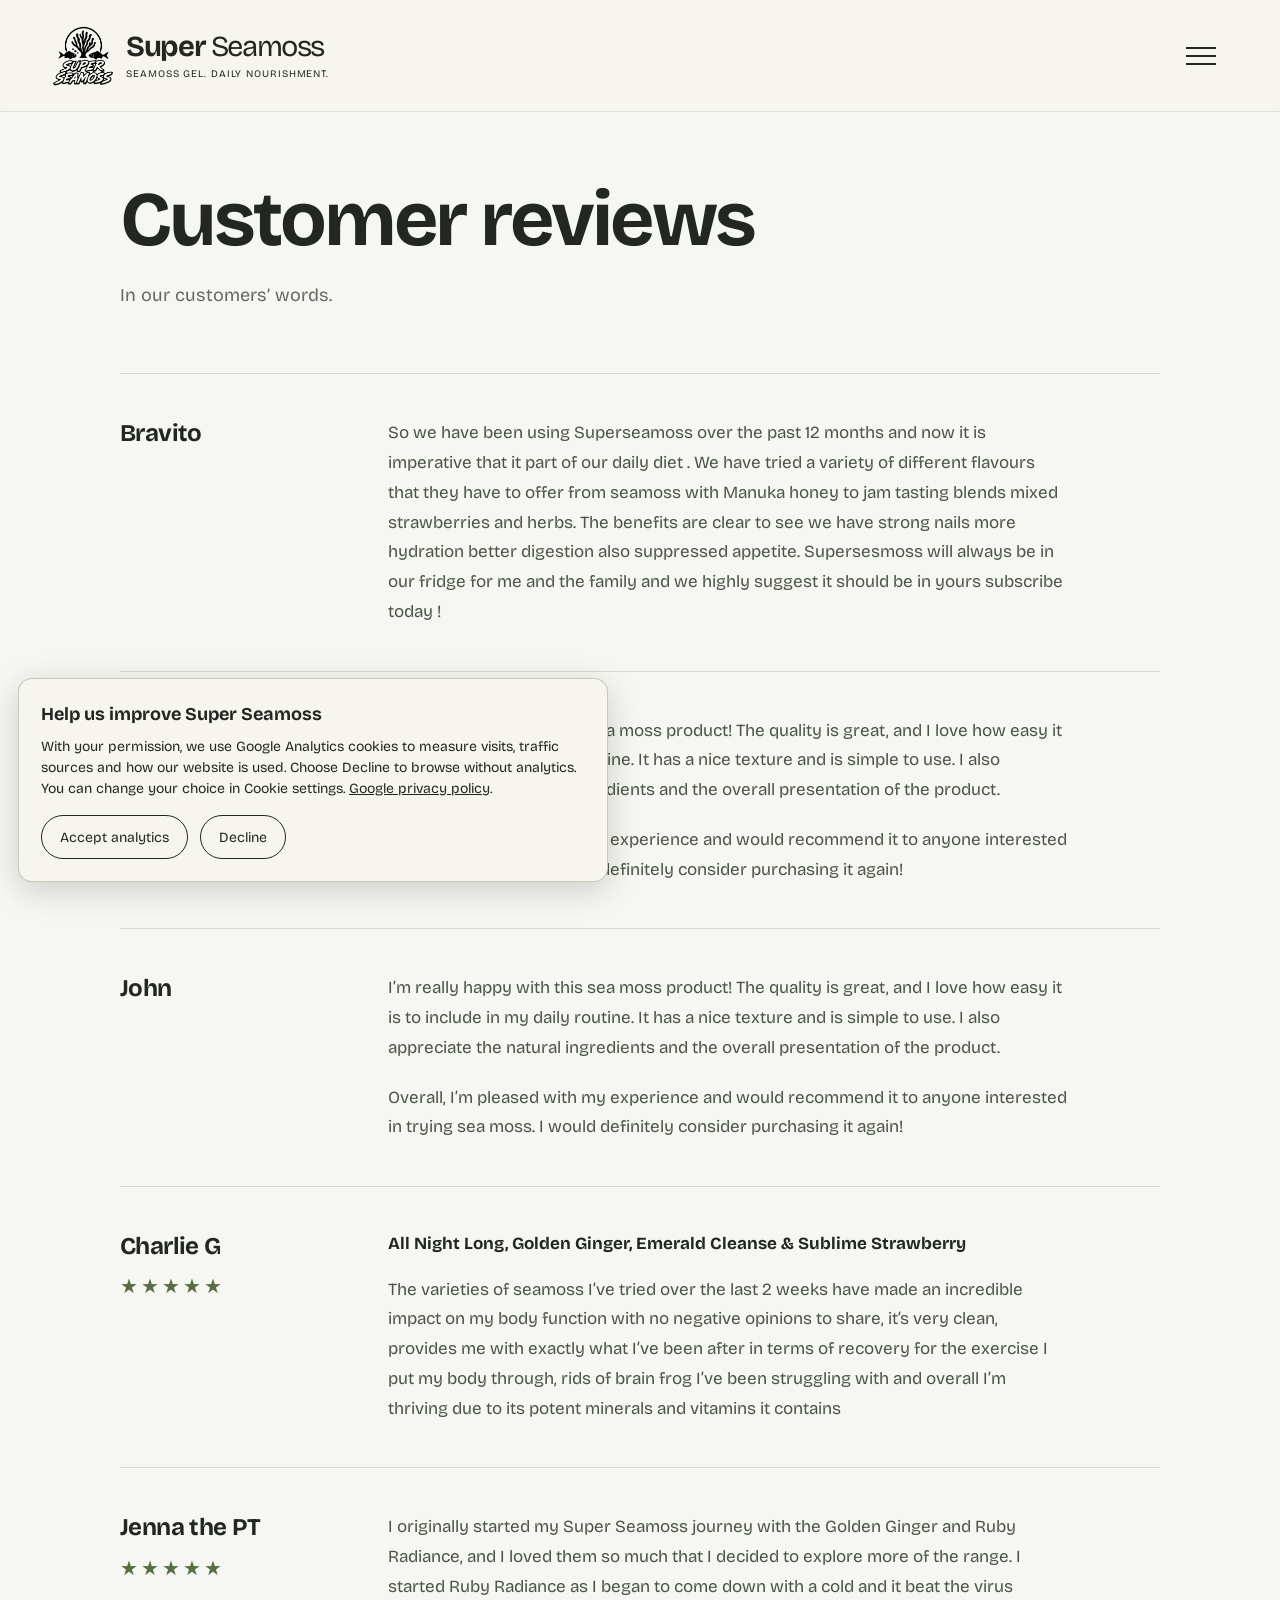
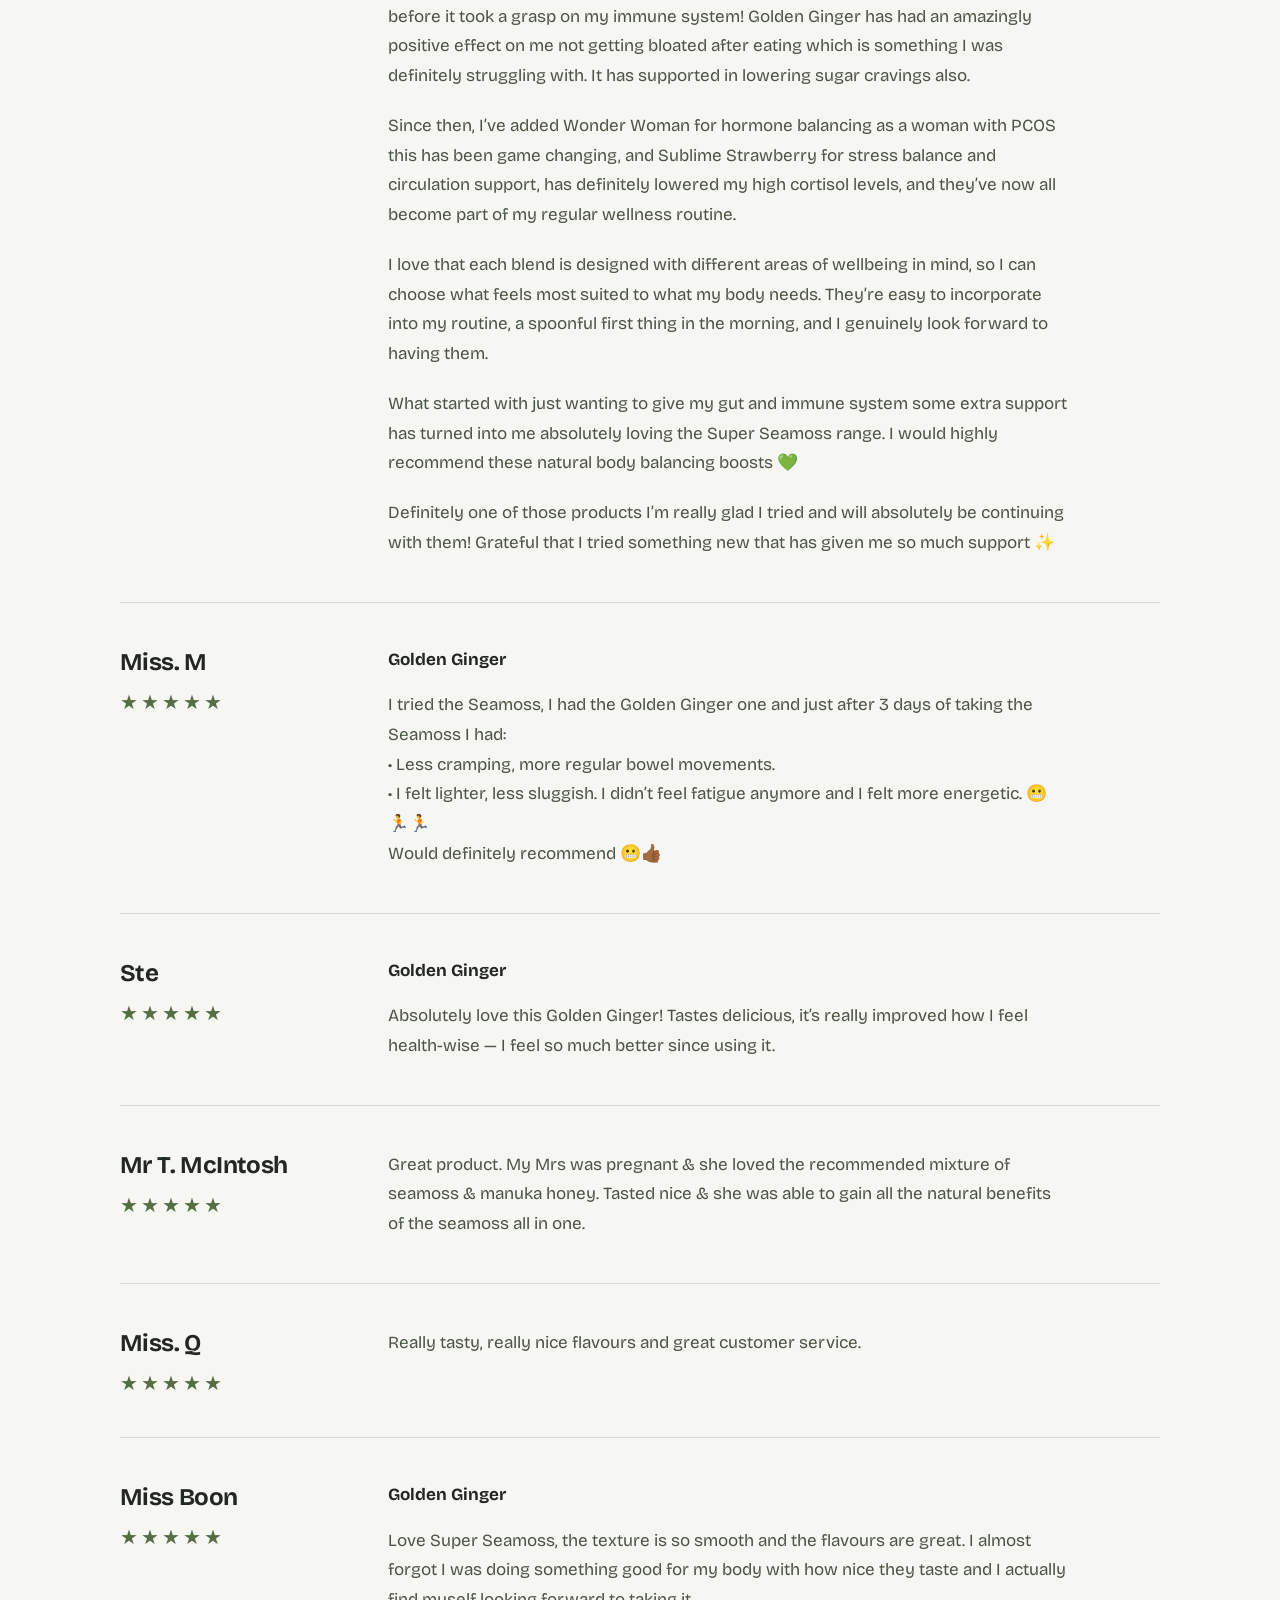
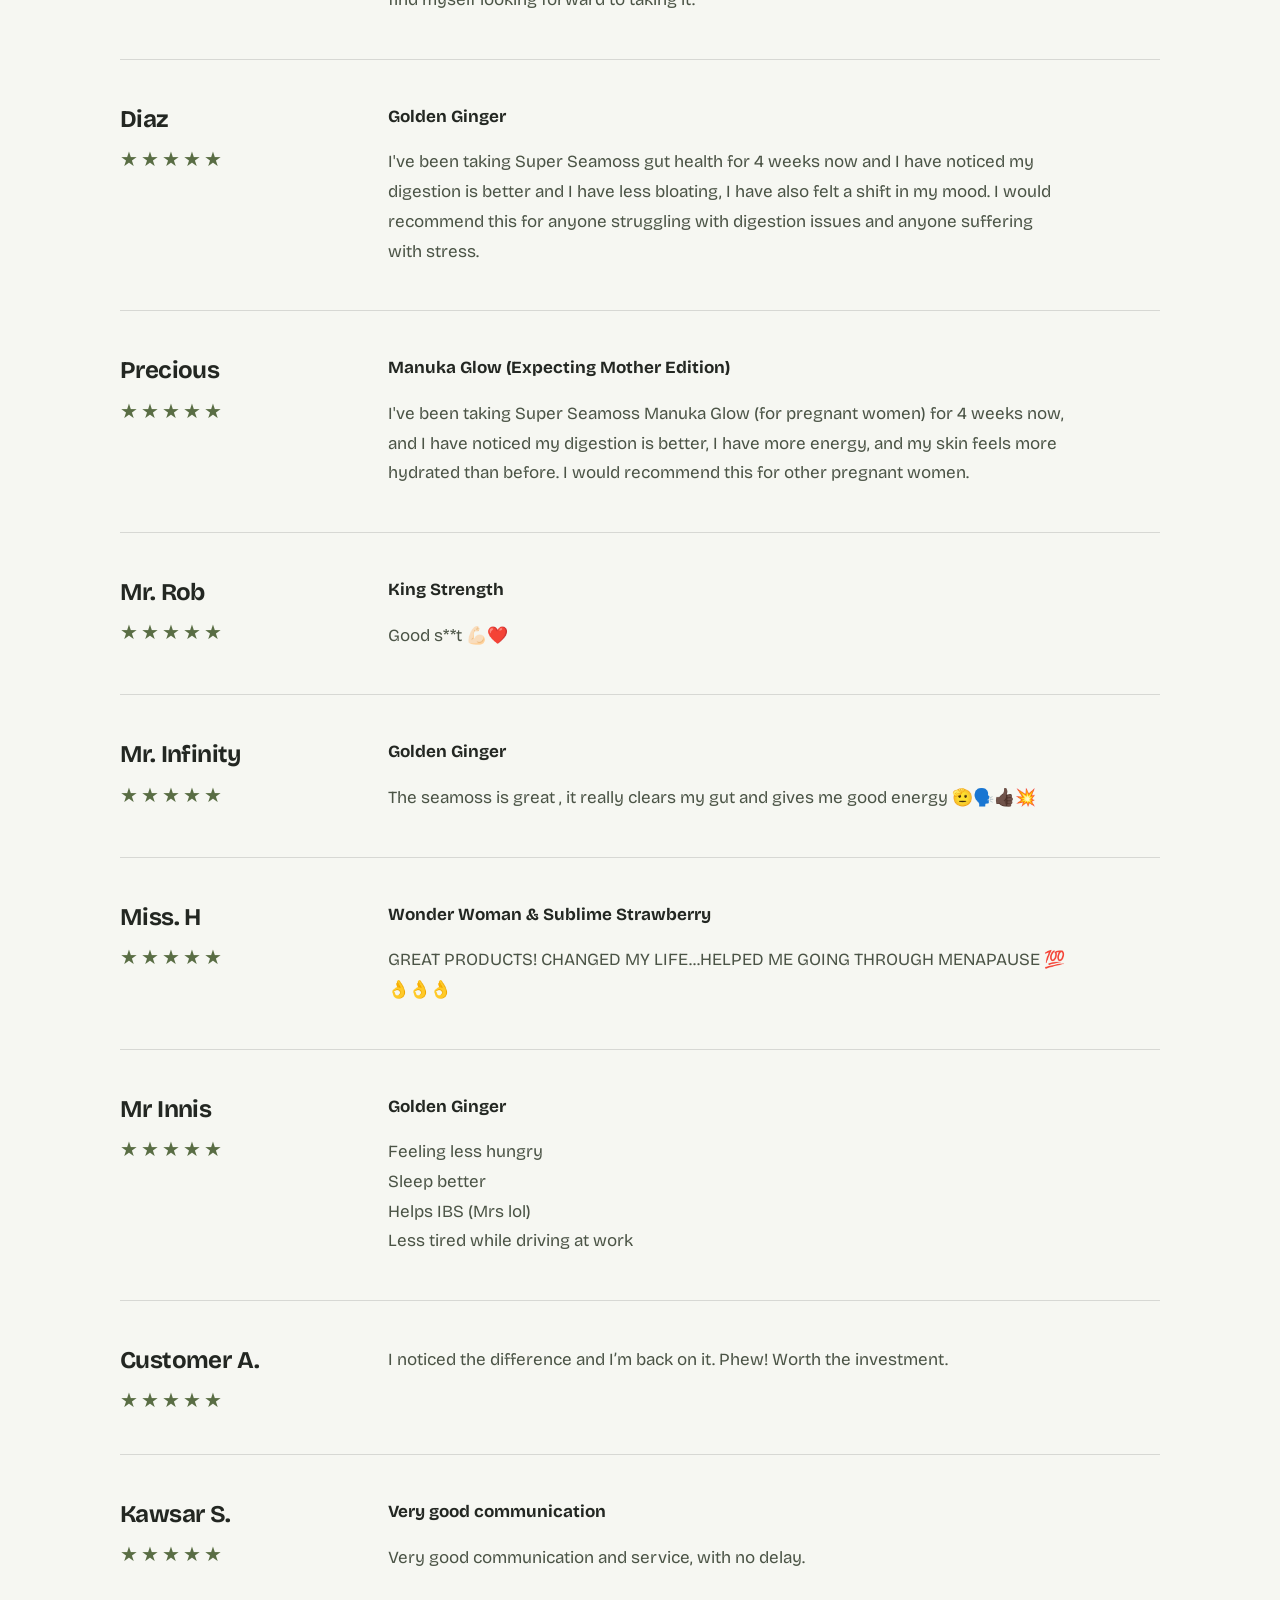
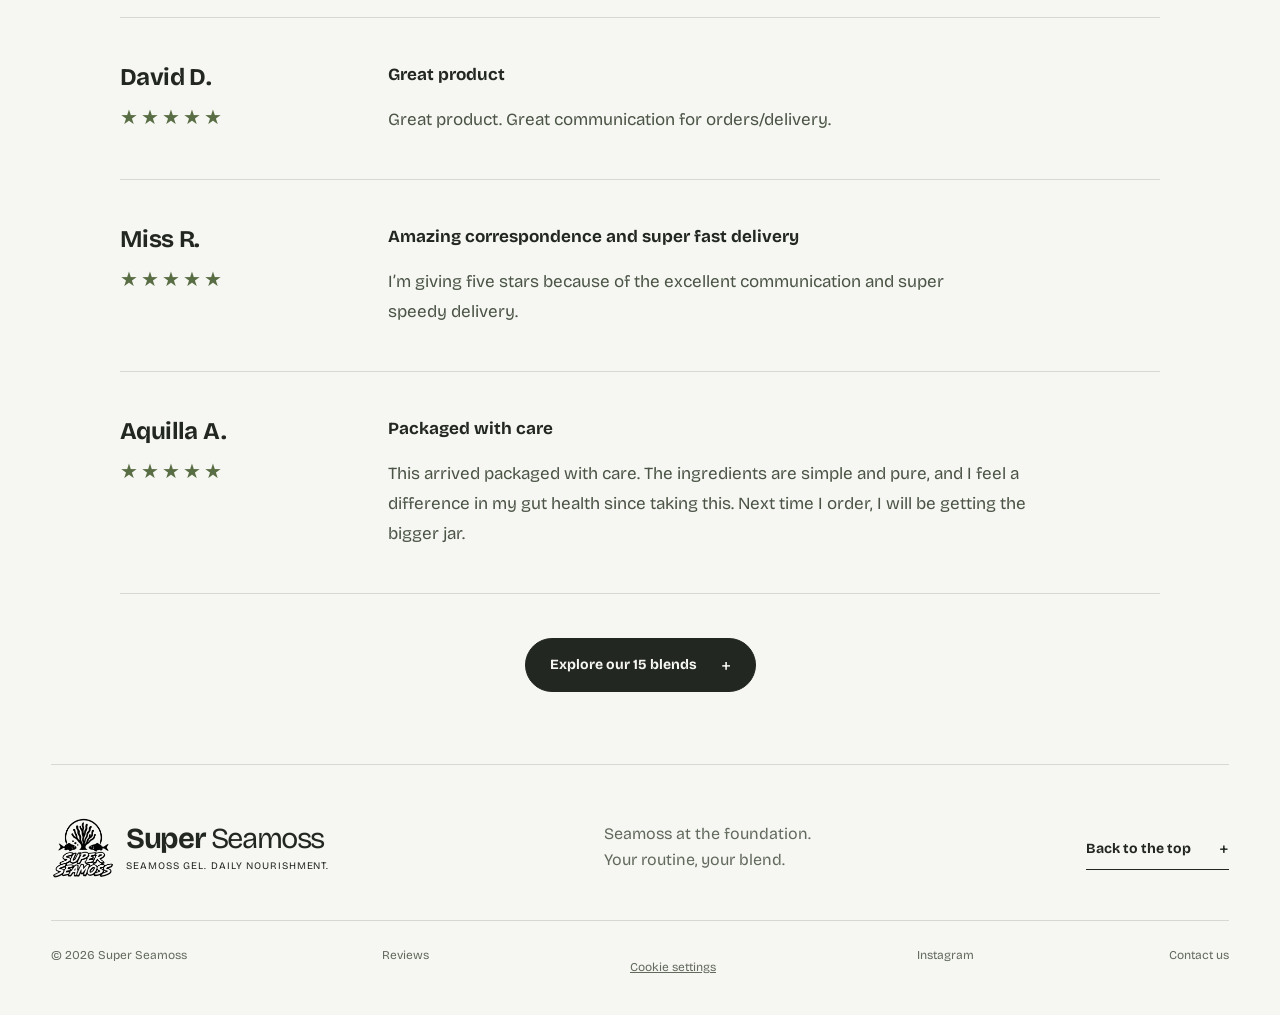
<file: reviews/index.html>
<!doctype html>
<html lang="en-GB">
<head>
<meta charset="utf-8">
<meta name="viewport" content="width=device-width,initial-scale=1,viewport-fit=cover">
<title>Super Seamoss Reviews | Sea Moss Gel Customer Experiences</title>
<meta name="description" content="Read Super Seamoss customer reviews on sea moss gel flavours, texture, daily routines, ordering and delivery. Explore the full collection of 15 blends.">
<meta name="theme-color" content="#e1e3dc">
<link rel="canonical" href="https://superseamoss.co.uk/reviews/">
<meta property="og:type" content="website">
<meta property="og:title" content="Super Seamoss Reviews | Sea Moss Gel Customer Experiences">
<meta property="og:description" content="Read Super Seamoss customer reviews on sea moss gel flavours, texture, daily routines, ordering and delivery. Explore the full collection of 15 blends.">
<meta property="og:url" content="https://superseamoss.co.uk/reviews/">
<meta property="og:image" content="https://superseamoss.co.uk/assets/blends/manuka-glow-wet.webp?v=wet1">
<meta name="twitter:card" content="summary_large_image">
<meta name="robots" content="index,follow,max-image-preview:large">
<meta property="og:site_name" content="Super Seamoss">
<meta property="og:locale" content="en_GB">
<meta property="og:image:type" content="image/webp">
<meta property="og:image:width" content="1536">
<meta property="og:image:height" content="1024">
<meta property="og:image:alt" content="Super Seamoss Manuka Glow sea moss gel jar with honeycomb and lemon">
<meta name="twitter:title" content="Super Seamoss Reviews | Sea Moss Gel Customer Experiences">
<meta name="twitter:description" content="Read Super Seamoss customer reviews on sea moss gel flavours, texture, daily routines, ordering and delivery. Explore the full collection of 15 blends.">
<meta name="twitter:image" content="https://superseamoss.co.uk/assets/blends/manuka-glow-wet.webp?v=wet1">
<meta name="twitter:image:alt" content="Super Seamoss Manuka Glow sea moss gel jar with honeycomb and lemon">

<link rel="icon" href="/super-seamoss-favicon.ico" sizes="16x16 32x32 48x48" type="image/x-icon">
<link rel="icon" href="/super-seamoss-icon-32.png" sizes="32x32" type="image/png">
<link rel="icon" href="/super-seamoss-icon-180.png" sizes="180x180" type="image/png">
<link rel="icon" href="/super-seamoss-icon.svg" sizes="any" type="image/svg+xml">
<link rel="apple-touch-icon" href="/apple-touch-icon.png?v=seamoss1" sizes="180x180">
<link rel="manifest" href="/site.webmanifest">
<link rel="preload" href="/assets/bricolage-bold.woff2" as="font" type="font/woff2" crossorigin>
<link rel="stylesheet" href="/styles.css?v=buy-now1">
<link rel="stylesheet" href="/reviews.css?v=link-pause1">
<link rel="stylesheet" href="/reviews-page.css?v=1">
<link rel="stylesheet" href="/analytics.css?v=1">

<script src="/analytics.js?v=1" defer></script>

<link rel="stylesheet" href="/navigation.css?v=1">
<script src="/navigation.js?v=2" defer></script>
<script type="application/ld+json">
{
  "@context": "https://schema.org",
  "@graph": [
    {
      "@type": "WebPage",
      "@id": "https://superseamoss.co.uk/reviews/#webpage",
      "url": "https://superseamoss.co.uk/reviews/",
      "name": "Super Seamoss Reviews | Sea Moss Gel Customer Experiences",
      "description": "Read Super Seamoss customer reviews on sea moss gel flavours, texture, daily routines, ordering and delivery. Explore the full collection of 15 blends.",
      "inLanguage": "en-GB",
      "isPartOf": {
        "@id": "https://superseamoss.co.uk/#website"
      },
      "about": {
        "@id": "https://superseamoss.co.uk/#organization"
      }
    }
  ]
}
</script>
</head>
<body class="reviews-page" id="top">
<a class="skip-link" href="#main-content">Skip to reviews</a>
<header class="site-header">
<a class="brand" href="/" aria-label="Super Seamoss home"><img src="/assets/logo-mark.webp" alt="Super Seamoss original logo" width="65" height="65"><span>Super <span class="brand-word">Seamoss</span><small>SEAMOSS GEL. DAILY NOURISHMENT.</small></span></a>
<details class="site-menu">
<summary class="menu-toggle" aria-label="Navigation" aria-controls="main-navigation"><span class="menu-icon" aria-hidden="true"><span></span><span></span><span></span></span></summary>
<div class="menu-panel">
<nav id="main-navigation" class="menu-navigation" aria-label="Main navigation">
<div class="menu-links"><a href="/">Home</a>
<a href="/#collection">Our 15 blends</a>
<a href="/#blend-finder">Find your blend</a>
<a href="/#seduction-honey">Seductive Honey</a>
<a href="/#order-options">Mix &amp; match</a>
<a href="/#ritual">How to order</a>
<a href="/reviews/" aria-current="page">Reviews</a>
<a href="/#questions">FAQs</a>
<a href="/#contact">Contact us</a></div>
<div class="menu-contact"><a class="button button-dark" href="/#collection">Explore blends <span aria-hidden="true">+</span></a><a class="menu-email" href="mailto:info@superseamoss.co.uk">info@superseamoss.co.uk</a><a class="menu-social" href="https://www.instagram.com/super.seamoss/" target="_blank" rel="noopener">Instagram</a></div>
</nav>
</div>
</details>
</header>
<main id="main-content" class="reviews-content">
<div class="reviews-page-heading"><h1>Customer reviews</h1><p>In our customers’ words.</p></div>
<article class="customer-review" id="review-bravito" aria-labelledby="name-bravito">
<div class="customer-review-meta"><h2 id="name-bravito">Bravito</h2></div>
<div class="customer-review-body"><blockquote><p>So we have been using Superseamoss over the past 12 months and now it is imperative that it part of our daily diet . We have tried a variety of different flavours that they have to offer from seamoss with Manuka honey to jam tasting blends mixed strawberries and herbs. The benefits are clear to see we have strong nails more hydration better digestion also suppressed appetite. Supersesmoss will always be in our fridge for me and the family and we highly suggest it should be in yours subscribe today !</p></blockquote></div>
</article>
<article class="customer-review" id="review-jazz" aria-labelledby="name-jazz">
<div class="customer-review-meta"><h2 id="name-jazz">Jazz</h2><div class="review-stars" role="img" aria-label="5 out of 5 stars"><span aria-hidden="true">★★★★★</span></div></div>
<div class="customer-review-body"><blockquote><p>I’m really happy with this sea moss product! The quality is great, and I love how easy it is to include in my daily routine. It has a nice texture and is simple to use. I also appreciate the natural ingredients and the overall presentation of the product.</p><p>Overall, I’m pleased with my experience and would recommend it to anyone interested in trying sea moss. I would definitely consider purchasing it again!</p></blockquote></div>
</article>
<article class="customer-review" id="review-john" aria-labelledby="name-john">
<div class="customer-review-meta"><h2 id="name-john">John</h2></div>
<div class="customer-review-body"><blockquote><p>I’m really happy with this sea moss product! The quality is great, and I love how easy it is to include in my daily routine. It has a nice texture and is simple to use. I also appreciate the natural ingredients and the overall presentation of the product.</p><p>Overall, I’m pleased with my experience and would recommend it to anyone interested in trying sea moss. I would definitely consider purchasing it again!</p></blockquote></div>
</article>
<article class="customer-review" id="review-charlie-g" aria-labelledby="name-charlie-g">
<div class="customer-review-meta"><h2 id="name-charlie-g">Charlie G</h2><div class="review-stars" role="img" aria-label="5 out of 5 stars"><span aria-hidden="true">★★★★★</span></div></div>
<div class="customer-review-body"><p class="customer-review-title">All Night Long, Golden Ginger, Emerald Cleanse &amp; Sublime Strawberry</p><blockquote><p>The varieties of seamoss I’ve tried over the last 2 weeks have made an incredible impact on my body function with no negative opinions to share, it’s very clean, provides me with exactly what I’ve been after in terms of recovery for the exercise I put my body through, rids of brain frog I’ve been struggling with and overall I’m thriving due to its potent minerals and vitamins it contains</p></blockquote></div>
</article>
<article class="customer-review" id="review-jenna-the-pt" aria-labelledby="name-jenna-the-pt">
<div class="customer-review-meta"><h2 id="name-jenna-the-pt">Jenna the PT</h2><div class="review-stars" role="img" aria-label="5 out of 5 stars"><span aria-hidden="true">★★★★★</span></div></div>
<div class="customer-review-body"><blockquote><p>I originally started my Super Seamoss journey with the Golden Ginger and Ruby Radiance, and I loved them so much that I decided to explore more of the range. I started Ruby Radiance as I began to come down with a cold and it beat the virus before it took a grasp on my immune system! Golden Ginger has had an amazingly positive effect on me not getting bloated after eating which is something I was definitely struggling with. It has supported in lowering sugar cravings also.</p><p>Since then, I’ve added Wonder Woman for hormone balancing as a woman with PCOS this has been game changing, and Sublime Strawberry for stress balance and circulation support, has definitely lowered my high cortisol levels, and they’ve now all become part of my regular wellness routine.</p><p>I love that each blend is designed with different areas of wellbeing in mind, so I can choose what feels most suited to what my body needs. They’re easy to incorporate into my routine, a spoonful first thing in the morning, and I genuinely look forward to having them.</p><p>What started with just wanting to give my gut and immune system some extra support has turned into me absolutely loving the Super Seamoss range. I would highly recommend these natural body balancing boosts 💚</p><p>Definitely one of those products I’m really glad I tried and will absolutely be continuing with them! Grateful that I tried something new that has given me so much support ✨</p></blockquote></div>
</article>
<article class="customer-review" id="review-miss-m" aria-labelledby="name-miss-m">
<div class="customer-review-meta"><h2 id="name-miss-m">Miss. M</h2><div class="review-stars" role="img" aria-label="5 out of 5 stars"><span aria-hidden="true">★★★★★</span></div></div>
<div class="customer-review-body"><p class="customer-review-title">Golden Ginger</p><blockquote><p>I tried the Seamoss, I had the Golden Ginger one and just after 3 days of taking the Seamoss I had:<br>• Less cramping, more regular bowel movements.<br>• I felt lighter, less sluggish. I didn’t feel fatigue anymore and I felt more energetic. 😬🏃🏃<br>Would definitely recommend 😬👍🏾</p></blockquote></div>
</article>
<article class="customer-review" id="review-ste" aria-labelledby="name-ste">
<div class="customer-review-meta"><h2 id="name-ste">Ste</h2><div class="review-stars" role="img" aria-label="5 out of 5 stars"><span aria-hidden="true">★★★★★</span></div></div>
<div class="customer-review-body"><p class="customer-review-title">Golden Ginger</p><blockquote><p>Absolutely love this Golden Ginger! Tastes delicious, it’s really improved how I feel health-wise — I feel so much better since using it.</p></blockquote></div>
</article>
<article class="customer-review" id="review-mr-t-mcintosh" aria-labelledby="name-mr-t-mcintosh">
<div class="customer-review-meta"><h2 id="name-mr-t-mcintosh">Mr T. McIntosh</h2><div class="review-stars" role="img" aria-label="5 out of 5 stars"><span aria-hidden="true">★★★★★</span></div></div>
<div class="customer-review-body"><blockquote><p>Great product. My Mrs was pregnant &amp; she loved the recommended mixture of seamoss &amp; manuka honey. Tasted nice &amp; she was able to gain all the natural benefits of the seamoss all in one.</p></blockquote></div>
</article>
<article class="customer-review" id="review-miss-q" aria-labelledby="name-miss-q">
<div class="customer-review-meta"><h2 id="name-miss-q">Miss. Q</h2><div class="review-stars" role="img" aria-label="5 out of 5 stars"><span aria-hidden="true">★★★★★</span></div></div>
<div class="customer-review-body"><blockquote><p>Really tasty, really nice flavours and great customer service.</p></blockquote></div>
</article>
<article class="customer-review" id="review-miss-boon" aria-labelledby="name-miss-boon">
<div class="customer-review-meta"><h2 id="name-miss-boon">Miss Boon</h2><div class="review-stars" role="img" aria-label="5 out of 5 stars"><span aria-hidden="true">★★★★★</span></div></div>
<div class="customer-review-body"><p class="customer-review-title">Golden Ginger</p><blockquote><p>Love Super Seamoss, the texture is so smooth and the flavours are great. I almost forgot I was doing something good for my body with how nice they taste and I actually find myself looking forward to taking it.</p></blockquote></div>
</article>
<article class="customer-review" id="review-diaz" aria-labelledby="name-diaz">
<div class="customer-review-meta"><h2 id="name-diaz">Diaz</h2><div class="review-stars" role="img" aria-label="5 out of 5 stars"><span aria-hidden="true">★★★★★</span></div></div>
<div class="customer-review-body"><p class="customer-review-title">Golden Ginger</p><blockquote><p>I&#x27;ve been taking Super Seamoss gut health for 4 weeks now and I have noticed my digestion is better and I have less bloating, I have also felt a shift in my mood. I would recommend this for anyone struggling with digestion issues and anyone suffering with stress.</p></blockquote></div>
</article>
<article class="customer-review" id="review-precious" aria-labelledby="name-precious">
<div class="customer-review-meta"><h2 id="name-precious">Precious</h2><div class="review-stars" role="img" aria-label="5 out of 5 stars"><span aria-hidden="true">★★★★★</span></div></div>
<div class="customer-review-body"><p class="customer-review-title">Manuka Glow (Expecting Mother Edition)</p><blockquote><p>I&#x27;ve been taking Super Seamoss Manuka Glow (for pregnant women) for 4 weeks now, and I have noticed my digestion is better, I have more energy, and my skin feels more hydrated than before. I would recommend this for other pregnant women.</p></blockquote></div>
</article>
<article class="customer-review" id="review-mr-rob" aria-labelledby="name-mr-rob">
<div class="customer-review-meta"><h2 id="name-mr-rob">Mr. Rob</h2><div class="review-stars" role="img" aria-label="5 out of 5 stars"><span aria-hidden="true">★★★★★</span></div></div>
<div class="customer-review-body"><p class="customer-review-title">King Strength</p><blockquote><p>Good s**t 💪🏻❤️</p></blockquote></div>
</article>
<article class="customer-review" id="review-mr-infinity" aria-labelledby="name-mr-infinity">
<div class="customer-review-meta"><h2 id="name-mr-infinity">Mr. Infinity</h2><div class="review-stars" role="img" aria-label="5 out of 5 stars"><span aria-hidden="true">★★★★★</span></div></div>
<div class="customer-review-body"><p class="customer-review-title">Golden Ginger</p><blockquote><p>The seamoss is great , it really clears my gut and gives me good energy 🫡🗣️👍🏿💥</p></blockquote></div>
</article>
<article class="customer-review" id="review-miss-h" aria-labelledby="name-miss-h">
<div class="customer-review-meta"><h2 id="name-miss-h">Miss. H</h2><div class="review-stars" role="img" aria-label="5 out of 5 stars"><span aria-hidden="true">★★★★★</span></div></div>
<div class="customer-review-body"><p class="customer-review-title">Wonder Woman &amp; Sublime Strawberry</p><blockquote><p>GREAT PRODUCTS! CHANGED MY LIFE...HELPED ME GOING THROUGH MENAPAUSE 💯👌👌👌</p></blockquote></div>
</article>
<article class="customer-review" id="review-mr-innis" aria-labelledby="name-mr-innis">
<div class="customer-review-meta"><h2 id="name-mr-innis">Mr Innis</h2><div class="review-stars" role="img" aria-label="5 out of 5 stars"><span aria-hidden="true">★★★★★</span></div></div>
<div class="customer-review-body"><p class="customer-review-title">Golden Ginger</p><blockquote><p>Feeling less hungry<br>Sleep better<br>Helps IBS (Mrs lol)<br>Less tired while driving at work</p></blockquote></div>
</article>
<article class="customer-review" id="review-customer-a" aria-labelledby="name-customer-a">
<div class="customer-review-meta"><h2 id="name-customer-a">Customer A.</h2><div class="review-stars" role="img" aria-label="5 out of 5 stars"><span aria-hidden="true">★★★★★</span></div></div>
<div class="customer-review-body"><blockquote><p>I noticed the difference and I’m back on it. Phew! Worth the investment.</p></blockquote></div>
</article>
<article class="customer-review" id="review-kawsar-s" aria-labelledby="name-kawsar-s">
<div class="customer-review-meta"><h2 id="name-kawsar-s">Kawsar S.</h2><div class="review-stars" role="img" aria-label="5 out of 5 stars"><span aria-hidden="true">★★★★★</span></div></div>
<div class="customer-review-body"><p class="customer-review-title">Very good communication</p><blockquote><p>Very good communication and service, with no delay.</p></blockquote></div>
</article>
<article class="customer-review" id="review-david-d" aria-labelledby="name-david-d">
<div class="customer-review-meta"><h2 id="name-david-d">David D.</h2><div class="review-stars" role="img" aria-label="5 out of 5 stars"><span aria-hidden="true">★★★★★</span></div></div>
<div class="customer-review-body"><p class="customer-review-title">Great product</p><blockquote><p>Great product. Great communication for orders/delivery.</p></blockquote></div>
</article>
<article class="customer-review" id="review-miss-r" aria-labelledby="name-miss-r">
<div class="customer-review-meta"><h2 id="name-miss-r">Miss R.</h2><div class="review-stars" role="img" aria-label="5 out of 5 stars"><span aria-hidden="true">★★★★★</span></div></div>
<div class="customer-review-body"><p class="customer-review-title">Amazing correspondence and super fast delivery</p><blockquote><p>I’m giving five stars because of the excellent communication and super speedy delivery.</p></blockquote></div>
</article>
<article class="customer-review" id="review-aquilla-a" aria-labelledby="name-aquilla-a">
<div class="customer-review-meta"><h2 id="name-aquilla-a">Aquilla A.</h2><div class="review-stars" role="img" aria-label="5 out of 5 stars"><span aria-hidden="true">★★★★★</span></div></div>
<div class="customer-review-body"><p class="customer-review-title">Packaged with care</p><blockquote><p>This arrived packaged with care. The ingredients are simple and pure, and I feel a difference in my gut health since taking this. Next time I order, I will be getting the bigger jar.</p></blockquote></div>
</article>
<div class="reviews-shop"><a class="button button-dark" href="/#collection">Explore our 15 blends <span aria-hidden="true">+</span></a></div>
</main>
<footer class="site-footer section-wrap"><div class="footer-top"><a href="/" class="brand" aria-label="Super Seamoss home"><img src="/assets/logo-mark.webp" alt="Super Seamoss original logo" width="65" height="65" loading="lazy" decoding="async"><span>Super <span class="brand-word">Seamoss</span><small>SEAMOSS GEL. DAILY NOURISHMENT.</small></span></a><p>Seamoss at the foundation.<br>Your routine, your blend.</p><a href="#top" class="text-link">Back to the top <span aria-hidden="true">+</span></a></div><div class="footer-bottom"><span>© 2026 Super Seamoss</span><a href="/reviews/">Reviews</a><button type="button" data-analytics-settings>Cookie settings</button><a href="https://www.instagram.com/super.seamoss/" target="_blank" rel="noopener">Instagram</a><a href="mailto:info@superseamoss.co.uk">Contact us</a></div></footer>
<section class="analytics-consent" aria-label="Analytics cookie choices" hidden>
<strong>Help us improve Super Seamoss</strong>
<p>With your permission, we use Google Analytics cookies to measure visits, traffic sources and how our website is used. Choose Decline to browse without analytics. You can change your choice in Cookie settings. <a href="https://policies.google.com/privacy" target="_blank" rel="noopener">Google privacy policy</a>.</p>
<div class="analytics-consent-actions"><button type="button" data-analytics-choice="accepted">Accept analytics</button><button type="button" data-analytics-choice="declined">Decline</button></div>
</section>
</body>
</html>
</file>
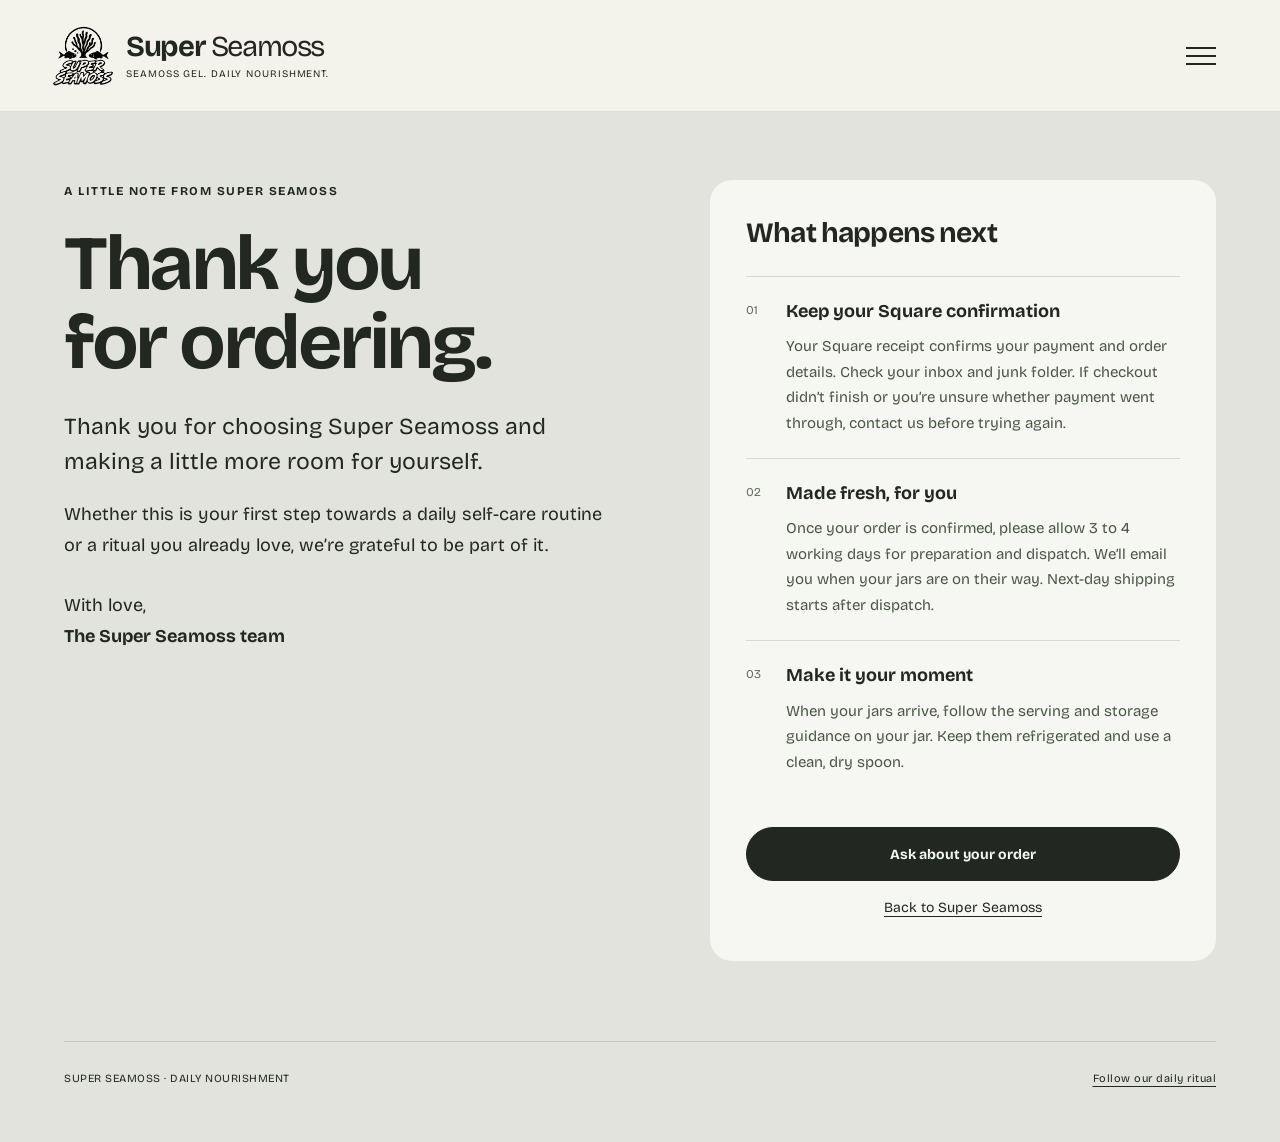
<file: thank-you/index.html>
<!doctype html>
<html lang="en-GB">
<head>
<meta charset="utf-8">
<meta name="viewport" content="width=device-width,initial-scale=1,viewport-fit=cover">
<title>A little thank you | Super Seamoss</title>
<meta name="robots" content="noindex,follow">
<meta name="theme-color" content="#e1e3dc">
<link rel="icon" href="/super-seamoss-favicon.ico" sizes="16x16 32x32 48x48">
<link rel="icon" href="/super-seamoss-icon.svg" type="image/svg+xml">
<link rel="apple-touch-icon" href="/apple-touch-icon.png?v=seamoss1">
<link rel="stylesheet" href="/styles.css?v=buy-now1">
<link rel="stylesheet" href="/navigation.css?v=1">
<link rel="stylesheet" href="/thank-you.css?v=arrival2">
<script src="/navigation.js?v=2" defer></script>
<script src="/thank-you.js?v=1" defer></script>
</head>
<body class="thank-you-page">
<div class="thanks-arrival" aria-hidden="true" hidden>
<div class="thanks-arrival-copy"><span class="tiny-label">SUPER SEAMOSS</span><p class="thanks-arrival-title">Thank you<br>for ordering.</p><p class="thanks-arrival-caption">A little care. A lovely start.</p></div>
</div>
<a class="skip-link" href="#main-content">Skip to thank you</a>
<header class="site-header">
<a class="brand" href="/" aria-label="Super Seamoss home"><img src="/assets/logo-mark.webp" alt="Super Seamoss original logo" width="65" height="65"><span>Super <span class="brand-word">Seamoss</span><small>SEAMOSS GEL. DAILY NOURISHMENT.</small></span></a>
<details class="site-menu">
<summary class="menu-toggle" aria-label="Navigation" aria-controls="main-navigation"><span class="menu-icon" aria-hidden="true"><span></span><span></span><span></span></span></summary>
<div class="menu-panel">
<nav id="main-navigation" class="menu-navigation" aria-label="Main navigation">
<div class="menu-links"><a href="/">Home</a>
<a href="/#collection">Our 15 blends</a>
<a href="/#blend-finder">Find your blend</a>
<a href="/#seduction-honey">Seductive Honey</a>
<a href="/#order-options">Mix &amp; match</a>
<a href="/#ritual">How to order</a>
<a href="/reviews/">Reviews</a>
<a href="/#questions">FAQs</a>
<a href="/#contact">Contact us</a></div>
<div class="menu-contact"><a class="button button-dark" href="/#collection">Explore blends <span aria-hidden="true">+</span></a><a class="menu-email" href="mailto:info@superseamoss.co.uk">info@superseamoss.co.uk</a><a class="menu-social" href="https://www.instagram.com/super.seamoss/" target="_blank" rel="noopener">Instagram</a></div>
</nav>
</div>
</details>
</header>
<main id="main-content" class="thanks-content">
<section class="thanks-note" aria-labelledby="thanks-heading">
<span class="tiny-label">A LITTLE NOTE FROM SUPER SEAMOSS</span>
<h1 id="thanks-heading">Thank you<br>for ordering.</h1>
<p class="thanks-intro">Thank you for choosing Super Seamoss and making a little more room for yourself.</p>
<p>Whether this is your first step towards a daily self-care routine or a ritual you already love, we’re grateful to be part of it.</p>
<p class="thanks-signoff">With love,<br><strong>The Super Seamoss team</strong></p>
</section>
<section class="thanks-next" aria-labelledby="next-heading">
<h2 id="next-heading">What happens next</h2>
<ol>
<li><h3>Keep your Square confirmation</h3><p>Your Square receipt confirms your payment and order details. Check your inbox and junk folder. If checkout didn’t finish or you’re unsure whether payment went through, contact us before trying again.</p></li>
<li><h3>Made fresh, for you</h3><p>Once your order is confirmed, please allow 3 to 4 working days for preparation and dispatch. We’ll email you when your jars are on their way. Next-day shipping starts after dispatch.</p></li>
<li><h3>Make it your moment</h3><p>When your jars arrive, follow the serving and storage guidance on your jar. Keep them refrigerated and use a clean, dry spoon.</p></li>
</ol>
<a class="button button-dark" href="mailto:info@superseamoss.co.uk">Ask about your order</a>
<a class="thanks-home" href="/">Back to Super Seamoss</a>
</section>
</main>
<footer class="thanks-footer"><span>SUPER SEAMOSS · DAILY NOURISHMENT</span><a href="https://www.instagram.com/super.seamoss/" target="_blank" rel="noopener">Follow our daily ritual</a></footer>
</body>
</html>
</file>
<file: styles.css>
@font-face{font-family:Bricolage;src:url('assets/bricolage-regular.woff2') format('woff2');font-weight:200 500;font-display:swap}
@font-face{font-family:Bricolage;src:url('assets/bricolage-bold.woff2') format('woff2');font-weight:550 800;font-display:swap}
:root{--ink:#232722;--paper:#f6f7f2;--hero:#e1e3dc;--accent:#ccd2c4;--muted:#62695d;--line:#23272225;--display-muted:#777f6f;--ease:cubic-bezier(.2,.75,.25,1)}
*{box-sizing:border-box}html{scroll-behavior:smooth;scroll-padding-top:40px;-webkit-text-size-adjust:100%}body{margin:0;background:var(--paper);color:var(--ink);font-family:Bricolage,Arial,sans-serif;font-size:16px;-webkit-font-smoothing:antialiased}button,input,select{font:inherit}button,a{-webkit-tap-highlight-color:transparent;touch-action:manipulation}button{cursor:pointer;color:inherit}a{color:inherit;text-decoration:none}a:focus-visible,button:focus-visible,summary:focus-visible{outline:3px solid #5b654d;outline-offset:5px}::selection{background:var(--accent)}img{display:block;max-width:100%;height:auto}h1,h2,h3,p{margin:0}.skip-link{position:fixed;top:-100px;left:20px;background:var(--ink);color:white;padding:16px;z-index:200}.skip-link:focus{top:20px}
.site-header{position:absolute;top:0;left:0;width:100%;height:112px;padding:20px 4%;display:flex;align-items:center;justify-content:space-between;z-index:10;gap:24px}.brand{display:flex;gap:10px;align-items:center;flex:none}.brand img{width:65px;height:65px;object-fit:contain;}.brand>span{font-size:29px;line-height:1;font-weight:750;letter-spacing:-1.4px}.brand-word{font-weight:500}.brand small{font-size:12px;display:block;letter-spacing:1.2px;margin-top:8px;font-weight:400}.site-header nav{display:flex;gap:30px;font-size:14px}.site-header nav a{min-height:44px;display:flex;align-items:center;padding:8px 0;border-bottom:1px solid transparent}.site-header nav a:hover{border-color:var(--ink)}.button{display:inline-flex;align-items:center;justify-content:center;gap:24px;border-radius:30px;min-height:54px;padding:16px 24px;border:1px solid var(--ink);font-size:14px;font-weight:600;transition:transform .25s var(--ease),background .25s;white-space:nowrap}.button:hover{transform:translateY(-3px)}.button-dark{background:var(--ink);color:var(--paper)}.button-dark:hover{background:#454c3e}.button span{font-size:20px;line-height:1;font-weight:400}.menu-button,.site-header nav .mobile-order{display:none}
.hero-track{position:relative;background:var(--hero)}.hero-track.sequence-active{height:260svh;min-height:1700px}.hero{background:var(--hero);position:sticky;top:0;height:100svh;min-height:680px;overflow:hidden;transition:background 1s var(--ease)}.hero-topline{position:absolute;top:141px;left:4%;right:4%;display:flex;justify-content:space-between;font-size:12px;letter-spacing:1.5px}.hero h1{text-align:center;position:absolute;z-index:1;top:164px;left:2%;width:96%;font-weight:650;font-size:clamp(70px,9.3vw,155px);letter-spacing:-.04em;line-height:.96}.hero h1>span{display:block;animation:enter 1.1s var(--ease) both}.hero h1 .second-line{animation-delay:.12s;color:var(--display-muted)}
.hero-scene{position:absolute;inset:40% 0 12%;pointer-events:none;z-index:2}.jar-float{position:absolute;left:50%;top:56%;width:min(42vw,47svh,550px);transform:translate(-50%,-50%);animation:levitate 7s ease-in-out infinite}.jar-model{position:relative;width:100%;aspect-ratio:1;filter:drop-shadow(0 18px 15px #23272215)}.jar-poster,.jar-canvas{position:absolute;inset:0;width:100%;height:100%;object-fit:contain;max-width:none}.jar-canvas{opacity:0}.jar-model.frame-ready .jar-canvas{opacity:1}.jar-model.frame-ready .jar-poster{visibility:hidden}.scene-orbit{position:absolute;width:min(57vw,740px);height:240px;border:1px solid #67725d25;border-radius:50%;left:50%;top:56%;transform:translate(-50%,-10%) rotate(-12deg)}.jar-shadow{position:absolute;left:50%;bottom:4%;width:min(26vw,330px);height:24px;background:#52604724;filter:blur(19px);border-radius:50%;transform:translateX(-50%)}
.hero-note{position:absolute;left:4%;top:54%;z-index:3}.tiny-label{font-size:12px;letter-spacing:1.5px;line-height:1.7;font-weight:600}.hero-note p{font-size:16px;line-height:1.5;margin-top:20px}.hero-select{position:absolute;right:4%;top:55%;z-index:4;width:180px}.hero-select>.tiny-label{display:block;margin-bottom:18px}.benefit-choice{display:block;width:100%;text-align:left;background:none;border:0;border-bottom:1px solid var(--line);min-height:48px;padding:14px 0;font-size:14px;transition:opacity .25s,transform .3s}.benefit-choice>span{font-size:12px;padding-right:12px;color:var(--muted)}.benefit-choice:not(.active){opacity:.75}.benefit-choice.active{font-weight:700}.benefit-choice:hover{opacity:1;transform:translateX(-5px)}.hero-bottom{position:absolute;bottom:25px;left:4%;right:4%;z-index:4;display:grid;grid-template-columns:1fr auto 1fr;align-items:end;gap:25px}.hero-caption{text-align:center}.hero-caption>span{font-size:12px;letter-spacing:2px;color:var(--muted)}.hero-caption h2{font-size:23px;font-weight:550;margin:10px 0 7px;letter-spacing:-.6px;line-height:1.2}.hero-caption p{font-size:14px;line-height:1.5;color:var(--muted)}.paused *,.paused *::before,.paused *::after{animation-play-state:paused!important}.hero[data-mode="1"]{background:#e5e1d8}.hero[data-mode="2"]{background:#dde3dc}
@keyframes enter{from{opacity:0;transform:translateY(35px)}to{opacity:1;transform:translateY(0)}}@keyframes levitate{0%,100%{transform:translate(-50%,-48%) rotate(-1deg)}50%{transform:translate(-50%,-52%) rotate(1deg)}}
.section-wrap{width:min(1360px,92%);margin:auto}.promise-strip{display:flex;align-items:center;justify-content:space-around;gap:30px;padding:25px 3%;border-bottom:1px solid var(--line);font-size:12px;letter-spacing:1.5px;overflow:hidden;white-space:nowrap}.promise-strip span[aria-hidden]{font-size:24px;font-weight:400}.section-kicker{display:flex;justify-content:space-between;gap:20px;font-size:12px;letter-spacing:1.5px;margin-bottom:56px}.story{padding-top:110px;padding-bottom:125px}.story-grid{display:grid;grid-template-columns:minmax(0,.9fr) minmax(0,1.1fr);gap:8%;align-items:center}.display-heading{font-size:clamp(42px,5.4vw,80px);line-height:1.02;letter-spacing:-.04em;font-weight:550}.display-heading>span{color:var(--display-muted)}.story-body{max-width:380px;margin-top:38px}.story-body p,.blends-copy>p,.experience-intro p{line-height:1.75;color:var(--muted);font-size:16px}.story-body p+p{margin-top:22px}.text-link{display:inline-flex;align-items:center;gap:28px;font-size:14px;font-weight:600;border-bottom:1px solid currentColor;padding:13px 0 9px;margin-top:12px;min-height:44px;background:none;border-left:0;border-right:0;border-top:0;text-align:left}.text-link>span{font-size:19px;font-weight:400}.story-photo{position:relative;margin:0;padding-top:35px}.story-image{width:100%;height:580px;position:relative;border-radius:180px 180px 16px 16px;overflow:hidden;background:#c8ccc2}.story-stage{width:100%;height:100%;object-fit:cover}.story-jar{position:absolute;width:93%;top:2%;left:3.5%}.story-photo figcaption{display:flex;justify-content:space-between;gap:20px;font-size:12px;line-height:1.5;letter-spacing:.6px;margin-top:16px}.round-note{position:absolute;left:-45px;top:-5px;width:125px;height:125px;display:grid;place-content:center;text-align:center;border-radius:50%;background:var(--accent);transform:rotate(-12deg);font-size:22px;line-height:1.05;letter-spacing:-.6px}
.blends-section{background:#e9ede4;border-top:1px solid var(--line);border-bottom:1px solid var(--line);padding:90px 0 110px}.blends-grid{display:grid;grid-template-columns:minmax(0,1.1fr) minmax(0,1fr);gap:10%;align-items:start}.blend-visual{position:sticky;top:70px;margin:20px 0 0;min-width:0}.blend-visual>img{width:100%;aspect-ratio:1080/1346;object-fit:cover;border-radius:16px}.blend-visual figcaption{display:flex;justify-content:space-between;font-size:14px;margin-top:20px;gap:20px}.blend-visual figcaption>span:last-child{font-size:12px;letter-spacing:1.3px;color:var(--muted)}.blends-copy .display-heading{font-size:clamp(42px,4.9vw,70px)}.blends-copy>p{margin:30px 0}.blend-list{margin-top:24px}.blend-list details,.faq-list details{border-bottom:1px solid var(--line)}details summary{list-style:none;cursor:pointer;display:flex;align-items:center;gap:15px;padding:24px 0;font-weight:500;font-size:17px;line-height:1.4}details summary::-webkit-details-marker{display:none}details summary>span{color:var(--muted);font-size:12px}details summary b{font-weight:400;font-size:23px;margin-left:auto;transition:transform .3s}details[open] summary b{transform:rotate(45deg)}.blend-summary{padding-left:28px;padding-bottom:20px}.blend-summary>p{font-size:16px;color:var(--muted);line-height:1.7}.blend-summary>.text-link{font-size:14px;gap:20px}.faq-list details p{font-size:16px;line-height:1.7;color:var(--muted);margin:0 25px 26px 0;max-width:550px}
.experience{padding-top:110px;padding-bottom:100px}.experience-heading{display:grid;grid-template-columns:minmax(0,1.4fr) minmax(0,1fr);gap:12%;align-items:end}.experience-intro{max-width:365px;padding-bottom:6px}.experience-intro>.button{margin-top:26px}.experience-steps{display:grid;grid-template-columns:repeat(3,minmax(0,1fr));margin-top:80px;border-top:1px solid var(--line);gap:50px}.experience-steps article{padding-top:28px}.step-number{display:block;font-size:44px;letter-spacing:-3px;color:var(--display-muted);margin-bottom:44px}.experience-steps h3{font-size:25px;letter-spacing:-1px;font-weight:550;margin:0 0 14px}.experience-steps p{font-size:16px;color:var(--muted);line-height:1.7;max-width:280px}.faq-section{display:grid;grid-template-columns:minmax(0,1fr) minmax(0,1.5fr);gap:12%;padding-top:60px;padding-bottom:120px}.faq-heading h2{font-size:40px;letter-spacing:-1.7px;font-weight:550;margin:20px 0}.faq-list details:first-child{border-top:1px solid var(--line)}.faq-list details summary{font-size:17px;padding:25px 0}.final-cta{background:#d5dccd;text-align:center;overflow:hidden;padding:95px 0 75px}.final-cta h2{font-size:clamp(64px,9vw,140px);letter-spacing:-.04em;line-height:1.02;font-weight:550;margin:26px 0 36px}.final-cta h2>span{color:var(--display-muted)}.final-cta .button{padding:19px 32px}.contact-link{display:block;width:max-content;font-size:14px;margin:26px auto 0;color:var(--muted);padding:8px 0}.contact-link:hover{text-decoration:underline}.site-footer{padding-top:50px;padding-bottom:25px}.footer-top{display:flex;justify-content:space-between;align-items:center;gap:40px;padding-bottom:40px}.footer-top p{color:var(--muted);font-size:16px;line-height:1.6}.footer-top .text-link{font-size:14px;margin-top:0}.footer-bottom{padding-top:25px;border-top:1px solid var(--line);display:flex;justify-content:space-between;gap:20px;font-size:12px;color:var(--muted);line-height:1.6}.footer-bottom a:hover{text-decoration:underline}.reveal{opacity:1;transform:none}.js-motion .reveal{opacity:1;transform:translateY(12px);transition:transform .85s var(--ease)}.js-motion .reveal.in-view{opacity:1;transform:none}.experience-steps .reveal:nth-child(2){transition-delay:.1s}.experience-steps .reveal:nth-child(3){transition-delay:.2s}.paused .reveal{opacity:1;transform:none}
.product-dialog{padding:0;width:min(1060px,calc(100% - 64px));max-height:90svh;border:0;border-radius:22px;background:var(--paper);color:var(--ink);overscroll-behavior:contain;box-shadow:0 25px 100px #18201535}dialog::backdrop{background:#18201580;backdrop-filter:blur(6px)}.close-button{position:absolute;right:20px;top:14px;background:var(--paper);border:0;border-radius:30px;font-size:14px;padding:10px 18px;min-height:44px;z-index:2}.product-dialog-grid{display:grid;grid-template-columns:.85fr 1fr}.product-dialog-art{background:#92938d}.product-dialog-art img{width:100%;height:100%;object-fit:cover}.product-dialog-copy{padding:70px 44px 44px}.eyebrow{font-size:12px;letter-spacing:1.3px;text-transform:uppercase}.product-dialog-copy h2{font-size:50px;line-height:1.02;letter-spacing:-.04em;margin:20px 0;font-weight:650}.product-dialog-copy>p:nth-of-type(2){font-size:16px;line-height:1.7;color:var(--muted)}.ingredient-label{font-size:14px;font-weight:600;letter-spacing:0;margin:28px 0 14px}.product-dialog-copy ul{list-style:none;padding:0;margin:0;display:flex;flex-wrap:wrap;gap:0 20px}.product-dialog-copy li{font-size:16px;padding:7px 0;border-bottom:1px solid var(--line)}.product-note{padding:14px 0;border-bottom:1px solid var(--line);font-size:14px;line-height:1.6;margin-top:16px}.ingredient-footnote{font-size:12px;line-height:1.65;color:var(--muted);margin:24px 0}.product-dialog-copy>.button{width:100%;gap:20px;background:var(--ink);color:var(--paper);white-space:normal}.inline-link{display:inline-flex;gap:20px;align-items:center;font-size:14px;border-bottom:1px solid currentColor;padding:8px 0;min-height:44px;margin-top:12px}body.dialog-open{overflow:hidden}
@media(min-width:1600px){.hero h1{top:170px}.hero-topline{top:145px}}
@media(min-width:1001px) and (max-height:760px){.hero h1{font-size:clamp(70px,8vw,104px);top:136px}.hero-topline{top:118px}.hero-scene{inset:38% 0 15%}.jar-float{width:min(40vw,43svh,450px);top:53%}.hero-bottom{bottom:18px}.hero-note,.hero-select{top:52%}.hero-caption h2{font-size:20px}}
@media(max-width:1000px){.site-header{height:94px}.header-order{display:none}.site-header nav{display:none;position:absolute;top:84px;left:4%;right:4%;background:var(--paper);padding:14px 24px;border:1px solid var(--line);border-radius:18px;box-shadow:0 20px 30px #23272210;gap:4px}.site-header nav.open{display:flex;flex-direction:column}.site-header nav a{font-size:17px}.site-header nav .mobile-order{display:flex;align-items:center;justify-content:space-between;border-top:1px solid var(--line);margin-top:8px;padding-top:12px;min-height:48px}.menu-button{display:flex;align-items:center;gap:15px;min-height:44px;border:1px solid var(--line);border-radius:40px;background:transparent;font-size:14px;padding:10px 18px}.menu-button>span{font-size:20px}.hero-topline{top:115px}.hero h1{top:150px;font-size:clamp(62px,9.3vw,95px)}.hero-note{display:none}.hero-select{top:auto;bottom:165px;left:4%;right:4%;width:auto;display:flex;gap:24px}.hero-select>.tiny-label{display:none}.benefit-choice{text-align:center;min-height:50px}.hero-bottom{grid-template-columns:1fr 1fr;row-gap:20px}.hero-caption{grid-column:1/-1;grid-row:1}.hero-scene{inset:32% 0 26%}.jar-float{width:min(57vw,44svh,450px);top:57%}.scene-orbit{width:62vw;height:170px}.jar-shadow{width:240px;bottom:0}.section-kicker{margin-bottom:40px}.story-grid{gap:7%}.story-image{height:480px}.round-note{width:105px;height:105px;left:-25px;font-size:19px}.story-body{margin-top:25px}.blends-grid{gap:6%}.experience-heading{gap:8%}.experience-steps{gap:30px}.faq-section{gap:7%}.faq-heading h2{font-size:33px}.footer-top .brand small{display:none}.product-dialog-copy{padding:64px 28px 28px}.product-dialog-copy h2{font-size:44px}}
@media(max-width:700px){.section-wrap{width:90%}.site-header{height:86px;padding:14px 5%;gap:12px}.brand img{width:45px;height:45px}.brand>span{font-size:24px;letter-spacing:-1px}.brand small{display:none}.menu-button{gap:12px;padding:9px 15px}.site-header nav{top:80px;left:5%;right:5%;padding:14px 22px}.hero{height:100svh;min-height:560px}.hero-track.sequence-active{height:250svh;min-height:1400px}.hero-topline{top:103px;left:5%;right:5%;justify-content:center;font-size:12px;letter-spacing:1px}.hero-topline>span:last-child{display:none}.hero h1{top:135px;font-size:clamp(32px,9.7vw,64px);line-height:1.02;left:3%;width:94%}.hero-scene{inset:238px 0 230px}.jar-float{width:min(84vw,calc(100svh - 420px),400px);top:50%}.scene-orbit{width:83vw;height:145px;top:56%}.jar-shadow{width:45vw;bottom:3%;height:20px}.hero-select{bottom:166px;left:5%;right:5%;gap:8px}.benefit-choice{min-height:54px;font-size:14px;padding:10px 0;white-space:nowrap}.benefit-choice>span{display:block;padding:0 0 5px;font-size:12px}.hero-bottom{bottom:max(12px,env(safe-area-inset-bottom));left:5%;right:5%;row-gap:12px;gap:12px 8px}.hero-caption h2{font-size:18px;line-height:1.2;margin-top:7px}.hero-caption p{font-size:14px;line-height:1.45;max-width:340px;margin:auto}.hero-caption>span{font-size:12px}.promise-strip{padding:20px;justify-content:flex-start;gap:18px;font-size:12px;letter-spacing:.6px}.promise-strip>span:nth-child(n+5){display:none}.section-kicker{font-size:12px;letter-spacing:.6px;margin-bottom:38px;gap:25px}.section-kicker>span:last-child{max-width:135px;text-align:right;line-height:1.5}.story{padding-top:65px;padding-bottom:65px}.story-grid{grid-template-columns:1fr;gap:55px}.display-heading{font-size:clamp(42px,11vw,66px)}.story-body{margin-top:26px;max-width:100%}.story-photo{margin:0 0 0 8%;padding-top:0}.story-image{height:auto;aspect-ratio:4/5;border-radius:150px 150px 14px 14px}.story-jar{top:12%}.story-photo figcaption{font-size:12px;letter-spacing:0;flex-wrap:wrap;gap:8px}.round-note{top:-18px;left:-26px;width:100px;height:100px;font-size:18px}.blends-section{padding:60px 0}.blends-grid{display:flex;flex-direction:column;gap:34px}.blend-visual{position:relative;top:0;margin-top:0;width:100%}.blend-visual>img{max-height:540px;object-position:50% 50%}.blends-copy{width:100%}.blends-copy .display-heading{font-size:clamp(42px,11vw,60px)}.blends-copy .display-heading>span>br{display:none}.blends-copy>p{margin:25px 0}.blend-list summary{font-size:17px}.experience{padding:65px 0}.experience-heading{grid-template-columns:1fr;gap:24px}.experience-intro{max-width:none}.experience-steps{margin-top:40px;grid-template-columns:1fr;gap:0}.experience-steps article{display:grid;grid-template-columns:55px 1fr;gap:5px 20px;padding:25px 0;border-bottom:1px solid var(--line)}.step-number{font-size:29px;letter-spacing:-1px;grid-row:1/3;margin:0}.experience-steps h3{font-size:23px;margin:0}.experience-steps p{grid-column:2;max-width:none;margin:8px 0 0}.faq-section{display:block;padding:25px 0 65px}.faq-heading{margin-bottom:25px}.faq-heading h2{font-size:36px}.faq-list details summary{font-size:17px;padding:23px 0}.final-cta{padding:65px 0 50px}.final-cta h2{font-size:clamp(36px,10vw,75px);margin:28px 0}.footer-top{display:grid;grid-template-columns:1fr auto;gap:20px;padding-bottom:30px}.footer-top .brand{grid-column:1/-1}.footer-top p{font-size:14px}.footer-bottom{flex-wrap:wrap;font-size:12px;gap:12px 20px}.footer-bottom>span{width:100%}.product-dialog{width:calc(100% - 24px);max-height:calc(100svh - 32px);border-radius:16px}.product-dialog-grid{display:block}.product-dialog-art{height:220px;overflow:hidden}.product-dialog-art img{object-position:50% 44%;height:auto;transform:translateY(-22%)}.product-dialog-copy{padding:30px 24px}.product-dialog-copy h2{font-size:42px}.ingredient-label{margin-top:24px}.product-dialog>.close-button{top:10px;right:10px}}
@media(max-width:700px) and (max-height:750px){.site-header{height:75px;padding-top:12px;padding-bottom:12px}.hero-topline{top:86px}.hero h1{top:115px}.hero-scene{inset:212px 0 215px}.jar-float{width:min(84vw,calc(100svh - 410px),360px)}.hero-select{bottom:159px}.hero-caption h2{font-size:17px}.hero-caption p{font-size:14px}}
@media(max-width:360px){.brand>span{font-size:21px}.brand img{width:39px;height:39px}.brand{gap:7px}.hero h1{font-size:32px}.hero-select{gap:8px}.benefit-choice{font-size:14px}.hero-caption h2{font-size:17px}.final-cta h2{font-size:36px}}
@media(max-height:500px) and (orientation:landscape){.hero-track.sequence-active{height:auto;min-height:0}.hero{position:relative;height:690px;min-height:690px}.hero-topline{top:100px}.hero h1{top:130px;font-size:64px}.hero-scene{inset:280px 0 205px}.jar-float{width:280px}.hero-select{bottom:155px}.hero-bottom{bottom:12px}.hero-note{display:none}}
@media(prefers-reduced-motion:reduce){html{scroll-behavior:auto}*,*::before,*::after{animation:none!important;transition:none!important}.hero-track.sequence-active{height:auto;min-height:0}.js-motion .reveal{opacity:1;transform:none}}

/* Clearer product hierarchy and the original emblem on transparent alpha. */
h1,h2,h3{text-wrap:balance}p{text-wrap:pretty}
.collection-intro{display:flex;justify-content:space-between;gap:24px;font-size:12px;letter-spacing:1px;margin-bottom:50px}
.promise-strip strong{font-size:24px;letter-spacing:-1px;margin-right:8px;vertical-align:-2px;font-weight:650}
.blend-list summary .blend-index{flex:none;color:var(--muted);font-size:12px}
.blend-list summary .blend-title{display:flex;flex-direction:column;gap:4px;color:var(--ink);font-size:17px}
.blend-title strong{font-weight:550}
.blend-title .blend-purpose{font-size:14px;color:var(--muted);font-weight:400}
.blend-list details summary{padding:20px 0}
.why-list{margin-top:35px;max-width:390px}
.why-list>div{padding:20px 0;border-top:1px solid var(--line)}
.why-list h3{font-size:19px;line-height:1.3;letter-spacing:-.4px;font-weight:600;margin-bottom:10px}
.why-list p{font-size:16px;line-height:1.65;color:var(--muted)}
.hero-note p{max-width:230px}
.brand small{font-size:10px;letter-spacing:.9px}
@media(max-width:1000px){.collection-intro{margin-bottom:36px}.brand small{font-size:10px}}
@media(max-width:700px){.collection-intro{font-size:11px;letter-spacing:.5px;gap:20px}.collection-intro>span:last-child{text-align:right;max-width:125px;line-height:1.5}.why-list{max-width:none;margin-top:28px}.brand small{display:none}.hero-topline{font-size:10px;letter-spacing:.8px}.hero-caption p{max-width:290px}.promise-strip{gap:14px;font-size:10px;white-space:normal}.promise-strip>span:first-child{display:flex;align-items:center;max-width:155px}.promise-strip>span:nth-child(3){max-width:150px}.promise-strip strong{font-size:32px;line-height:1}.final-cta h2{line-height:1.1}}

@media(max-width:700px){.promise-strip{display:grid;grid-template-columns:1fr 1fr;padding:22px 5%;gap:16px;font-size:11px;line-height:1.5}.promise-strip>span[aria-hidden]{display:none}.promise-strip>span:first-child{max-width:none}.promise-strip>span:nth-child(3){max-width:none}}

@media(max-width:700px){.blends-copy{order:1}.blend-visual{order:2}}
/* Panoramic blend stories, inspired by the Triple Down horizontal showcase. */
.blends-section{padding:72px 0 0;background:#e9e9df;border-top:0;border-bottom:1px solid var(--line)}
.collection-heading{display:flex;justify-content:space-between;align-items:flex-end;gap:40px;padding-bottom:54px}
.collection-heading h2{font-size:clamp(42px,4.5vw,68px);font-weight:550;line-height:1.02;letter-spacing:-.04em;margin-top:22px;text-wrap:initial}
.collection-heading h2>span{color:var(--display-muted)}
.collection-heading>p{font-size:16px;line-height:1.7;max-width:370px;color:var(--muted);padding-bottom:4px}
.blend-showcase{background:#1c201c;color:#f7f4e9}
.blend-panels{position:relative}
.blend-panel{position:relative;min-height:500px;height:clamp(500px,38vw,660px);overflow:hidden;isolation:isolate;animation:blend-in .45s var(--ease)}
.blend-panel[hidden]{display:none}
.blend-scene{position:absolute;inset:0;width:100%;height:100%;max-width:none;object-fit:cover;object-position:50% 50%;z-index:-3}
.blend-shade{position:absolute;inset:0;background:linear-gradient(90deg,rgba(19,22,18,.82),rgba(19,22,18,.66) 30%,rgba(19,22,18,.22) 56%,transparent 78%),linear-gradient(0deg,rgba(19,22,18,.28),transparent 45%);z-index:-2}
.blend-panel-top{position:absolute;left:4%;right:4%;top:34px;display:flex;justify-content:space-between;gap:20px;font-size:11px;line-height:1.5;letter-spacing:1.3px}
.blend-panel-copy{position:absolute;left:4%;bottom:64px;width:47%;max-width:660px}
.blend-focus{font-size:14px;letter-spacing:.8px;margin-bottom:18px;line-height:1.5}
.blend-panel-copy h3{font-size:clamp(60px,6.8vw,110px);font-weight:550;line-height:.97;letter-spacing:-.045em;text-wrap:balance;max-width:640px}
.blend-flavours{font-size:17px;line-height:1.7;max-width:370px;margin:23px 0 18px}
.blend-explore{display:inline-flex;justify-content:space-between;align-items:center;gap:45px;border:0;border-bottom:1px solid #f7f4e9a0;background:transparent;color:inherit;min-height:48px;padding:12px 0;font-size:14px;font-weight:500}
.blend-explore>span{font-size:24px;transition:transform .25s var(--ease)}
.blend-explore:hover>span{transform:translate(3px,-3px)}
.blend-scene-signature{position:absolute;right:4%;bottom:34px;font-size:11px;line-height:1.6;letter-spacing:1.3px;text-align:right}
.blend-tabs{display:grid;grid-template-columns:repeat(6,minmax(0,1fr));position:relative;border-top:1px solid #f7f4e930;overflow-x:auto;overscroll-behavior-x:contain;scrollbar-width:thin;scrollbar-color:#f7f4e94d transparent}
.blend-tab{min-width:0;border:0;border-right:1px solid #f7f4e930;border-bottom:3px solid transparent;background:transparent;color:#f7f4e9;display:flex;align-items:flex-start;gap:12px;text-align:left;min-height:133px;padding:27px 20px;transition:background .25s,color .25s}
.blend-tab:last-child{border-right:0}
.blend-tab-number{font-size:11px;line-height:1.5;flex:none;opacity:.7;padding-top:3px}
.blend-tab-text{display:flex;flex-direction:column;gap:9px}
.blend-tab-text strong{font-size:17px;line-height:1.2;letter-spacing:-.35px;font-weight:550}
.blend-tab-text>span{font-size:12px;line-height:1.5;opacity:.75}
.blend-tab-arrow{display:none;font-size:20px;line-height:1.2;margin-left:auto}
.blend-tab:hover{background:#f7f4e913}
.blend-tab[aria-selected=true]{background:#e9e9df;color:var(--ink);border-bottom-color:#7b856f}
.blend-tab:focus-visible{outline:2px solid #a9b19a;outline-offset:-6px}
.blend-panel:focus-visible{outline:3px solid #b9c1ab;outline-offset:-8px}
.blend-explore:focus-visible,.blend-navigation button:focus-visible{outline-color:#d4dcc8}
.blend-navigation{display:flex;align-items:center;justify-content:space-between;gap:24px;padding:20px 4%;border-top:1px solid #f7f4e930;font-size:12px;line-height:1.6}
.blend-navigation-hint{font-size:10px;letter-spacing:1.4px;opacity:.6}
.blend-navigation>div{display:flex;gap:9px;flex:none}
.blend-navigation button{width:44px;height:44px;display:grid;place-items:center;border:1px solid #f7f4e960;border-radius:50%;background:transparent;color:inherit;font-size:20px;transition:background .25s}
.blend-navigation button:hover{background:#f7f4e919}
.product-dialog-art img{object-position:71% 50%}
@keyframes blend-in{from{opacity:.6}to{opacity:1}}
@media(min-width:1700px){.blend-panel-copy,.blend-panel-top{left:max(4%,calc((100vw - 1360px)/2))}.blend-panel-top{right:max(4%,calc((100vw - 1360px)/2))}}
@media(max-width:1100px){.blend-tab{padding:24px 14px;gap:9px}.blend-tab-text strong{font-size:15px}.blend-tab-text>span{font-size:11px}.blend-panel-copy{width:49%}}
@media(max-width:800px){.collection-heading{align-items:flex-start;flex-direction:column;gap:23px;padding-bottom:36px}.collection-heading>p{max-width:420px}.blend-tabs{grid-template-columns:repeat(6,minmax(200px,1fr));scroll-snap-type:x proximity}.blend-tab{scroll-snap-align:center;min-height:117px;padding:24px 20px}.blend-tab-text strong{font-size:17px}.blend-tab-text>span{font-size:12px}.blend-tab-arrow{display:block}.blend-panel-copy{width:56%}.blend-panel-copy h3{font-size:66px}.blend-navigation-hint{display:none}}
@media(max-width:600px){.blends-section{padding-top:48px}.collection-heading h2{font-size:clamp(39px,10vw,58px);margin-top:17px}.collection-heading>p{font-size:15px}.blend-panel{height:650px;min-height:650px}.blend-scene{height:64%;object-position:72% 50%}.blend-shade{background:linear-gradient(0deg,#1c201c 0%,#1c201c 29%,rgba(28,32,28,.94) 38%,rgba(28,32,28,.14) 69%,rgba(28,32,28,.15) 100%)}.blend-panel-top{top:22px;left:5%;right:5%;font-size:10px;letter-spacing:.7px}.blend-panel-top>span:first-child{max-width:180px}.blend-panel-copy{left:5%;width:90%;max-width:none;bottom:30px}.blend-focus{font-size:13px;margin-bottom:13px;letter-spacing:.5px}.blend-panel-copy h3{font-size:clamp(45px,12vw,66px);max-width:390px;text-wrap:initial}.blend-flavours{font-size:15px;margin:16px 0 9px;max-width:290px;line-height:1.6}.blend-explore{font-size:14px;min-height:46px;gap:38px}.blend-scene-signature{display:none}.blend-tabs{grid-template-columns:repeat(6,210px)}.blend-tab{min-height:116px;padding:24px 18px;gap:12px}.blend-navigation{padding:18px 5%;gap:15px}.blend-current{font-size:11px;max-width:210px}.product-dialog-art{height:280px}.product-dialog-art img{height:100%;transform:none;object-position:72% 50%}}
@media(prefers-reduced-motion:reduce){.blend-panel{animation:none}.blend-tabs{scroll-behavior:auto}}

.blend-panel-top>span:last-child{background:rgba(20,23,19,.65);padding:5px 9px;align-self:flex-start}

/* Presentation refinement: let the product and photography lead. */
.hero h1{top:151px}
.hero-scene{inset:35% 0 12%}
.hero-caption{padding-bottom:5px}
.hero-bottom{align-items:end}
.hero-caption h2{font-size:23px;margin:0 0 8px}
.blend-explore{gap:0;padding-right:0}
.blend-tab-text strong{font-size:18px}
.blend-tab-text>span{font-size:13px}
.blend-panel-top{justify-content:flex-start}
.blend-tab[aria-selected=true]{border-bottom-color:#7b856f}
@media(min-width:1001px) and (max-height:760px){.hero h1{top:134px}.hero-scene{inset:36% 0 15%}}
@media(max-width:1000px){.hero h1{top:128px}.hero-scene{inset:28% 0 19%}.jar-float{width:min(61vw,51svh,500px);top:54%}.hero-caption h2{font-size:21px}}
@media(max-width:700px){.hero h1{top:121px}.hero-scene{inset:205px 0 172px}.jar-float{width:min(88vw,calc(100svh - 350px),440px);top:50%}.hero-caption h2{font-size:19px;max-width:285px;margin:0 auto 8px}.hero-bottom{row-gap:18px;bottom:max(14px,env(safe-area-inset-bottom))}.hero-caption p{font-size:14px}.blend-tab{min-height:113px}.blend-tab-text strong{font-size:17px}.blend-tab-text>span{font-size:12px}.blend-panel-top>span:first-child{max-width:210px}.blend-panel-copy{bottom:33px}}
@media(max-width:700px) and (max-height:750px){.hero h1{top:105px}.hero-scene{inset:180px 0 157px}.jar-float{width:min(86vw,calc(100svh - 315px),390px)}.hero-caption h2{font-size:18px}.hero-bottom{row-gap:13px}}
@media(max-width:360px){.hero h1{font-size:31px}.hero-caption h2{font-size:18px}.blend-panel-copy h3{font-size:45px}.blend-flavours{max-width:275px}}
@media(max-height:500px) and (orientation:landscape){.hero h1{top:120px}.hero-scene{inset:242px 0 170px}.jar-float{width:300px}}

/* Every blend gets its own uninterrupted landscape panel. */
.blend-panel{border-bottom:1px solid #f7f4e930}
.blend-panel:last-child{border-bottom:0}
.blend-panel-copy{bottom:60px}
.blend-panel-copy h3{max-width:650px}
@media(max-width:600px){.blend-panel{height:650px;min-height:650px}.blend-panel-copy{bottom:35px}}

/* Warm stone photography frames the existing transparent opening sequence. */
.hero{isolation:isolate;background:#ddd4c4}
.hero-backdrop{position:absolute;inset:0;z-index:-2;pointer-events:none}
.hero-backdrop img{width:100%;height:100%;object-fit:cover;object-position:50% 50%;max-width:none}
.hero::after{content:"";position:absolute;inset:0;z-index:-1;pointer-events:none;background:linear-gradient(180deg,rgba(242,237,227,.22),rgba(242,237,227,.08) 45%,rgba(242,237,227,.3))}
.hero h1 .second-line{color:#4e5a3e}
.hero-note .tiny-label{letter-spacing:1px}
.hero-caption h2{font-weight:550}
.hero-caption p{color:var(--ink)}
.jar-shadow{background:#4f47394d;filter:blur(21px)}
@media(max-width:700px){.hero-backdrop img{object-position:50% 50%}.hero::after{background:linear-gradient(180deg,rgba(242,237,227,.3),rgba(242,237,227,.05) 60%,rgba(242,237,227,.45))}}

/* A quiet brand reveal while the actual hero images and opening frames decode. */
.page-loader{position:fixed;inset:0;z-index:150;background:#f3efe5;display:grid;place-items:center;opacity:0;visibility:hidden;pointer-events:none;transition:opacity .15s,visibility .15s}
.page-loading .page-loader{opacity:1;visibility:visible;pointer-events:none}
.page-loading .site-header{z-index:151}
.page-loading .analytics-consent{visibility:hidden}
.loader-content{width:min(90vw,440px)}
.loader-lockup{display:flex;align-items:center;justify-content:center;gap:14px;transform-origin:center;will-change:transform}
.loader-mark{width:72px;height:72px;object-fit:contain;flex:none;opacity:0}
.loader-word{overflow:hidden;clip-path:inset(0 100% 0 0);font-size:clamp(28px,7.5vw,42px);font-weight:650;letter-spacing:-.04em;white-space:nowrap}
.loader-word b{font-weight:400}
.brand-intro-running .loader-mark{animation:brand-mark .85s cubic-bezier(.22,1,.36,1) both}
.brand-intro-running .loader-word{animation:brand-word .65s .3s cubic-bezier(.22,1,.36,1) both}
@keyframes brand-mark{0%{opacity:0;transform:translateX(110px)}25%{opacity:1;transform:translateX(110px)}100%{opacity:1;transform:translateX(0)}}
@keyframes brand-word{to{clip-path:inset(0 0 0 0)}}
@media(max-width:400px){.loader-mark{width:60px;height:60px}.loader-lockup{gap:10px}}
@media(prefers-reduced-motion:reduce){.loader-mark{opacity:1;animation:none!important}.loader-word{clip-path:none;animation:none!important}}

.blend-panel{contain:layout paint;animation:none}
.hero-track.sequence-active .jar-float{animation:none;transform:translate(-50%,-50%) scale(1.1)}
.hero-track.sequence-active .jar-poster{transform:translateY(8.333333%) scale(.73)}
@media(max-width:700px){.jar-model{filter:none}.jar-shadow{filter:none;background:radial-gradient(ellipse,#4f473930,transparent 70%);height:36px}}
@media(max-width:600px){
  .blend-panel{height:auto;min-height:700px;display:flex;align-items:flex-end;padding:390px 5% 34px}
  .blend-scene{height:100%;object-position:72% 50%}
  .blend-shade{background:linear-gradient(180deg,rgba(19,22,18,.04) 20%,rgba(19,22,18,.1) 40%,rgba(19,22,18,.68) 64%,rgba(19,22,18,.91) 100%)}
  .blend-panel-copy{position:relative;left:auto;bottom:auto;width:100%;max-width:none}
  .blend-panel-copy h3{font-size:clamp(40px,10.8vw,58px);max-width:100%;line-height:1.02}
  .blend-focus{margin-bottom:12px}
  .blend-flavours{max-width:340px;margin:18px 0 12px;font-size:16px;line-height:1.55}
  .blend-explore{font-size:15px;min-height:48px}
}
@media(prefers-reduced-motion:reduce){.page-loader{transition:none}.loader-content{animation:none}.loader-ring-progress{transition:none}}

/* An honest preview of bundles, sizes and repeat orders, with Instagram kept as the enquiry route. */
.order-options{background:#ddd4c4;padding:100px 0;border-bottom:1px solid var(--line)}
.order-layout{display:grid;grid-template-columns:minmax(0,.9fr) minmax(0,1.1fr);gap:9%;align-items:start}
.order-intro{position:sticky;top:45px;padding-top:12px}
.order-preview-label{font-size:11px;letter-spacing:1px;line-height:1.6}
.order-intro h2{font-size:clamp(56px,5.5vw,80px);font-weight:550;letter-spacing:-.035em;line-height:1.02;margin:28px 0;text-wrap:balance}
.order-intro h2 span{color:#4e5a3e}
.order-intro>p{font-size:18px;line-height:1.65;max-width:380px}
.order-intro-note{border-top:1px solid var(--line);padding-top:25px;margin:40px 0 20px;max-width:380px}
.order-intro-note strong{font-size:18px;font-weight:550;line-height:1.4}
.order-intro-note p{font-size:16px;color:#4d5547;line-height:1.6;margin-top:8px}
.order-intro .text-link{font-size:14px;line-height:1.5;white-space:normal}
.order-planner{background:var(--paper);padding:34px;border:1px solid var(--line);min-width:0}
.order-choice{border:0;margin:0 0 26px;padding:0;min-width:0}
.order-choice legend,.order-blend-field label,.order-enquiry>label{font-size:14px;font-weight:550;margin:0 0 11px;display:block;line-height:1.5}
.order-choice-row{display:grid;grid-template-columns:1fr 1fr;gap:10px}
.order-choice-row label{position:relative;cursor:pointer;min-width:0}
.order-choice-row input{position:absolute;width:1px;height:1px;opacity:0}
.order-choice-row label>span{display:flex;flex-direction:column;justify-content:center;align-items:center;min-height:64px;height:100%;padding:12px 8px;border:1px solid #23272240;text-align:center;font-size:15px;line-height:1.3;transition:background .15s,color .15s}
.order-choice-row input:checked+span{background:var(--ink);color:var(--paper);border-color:var(--ink)}
.order-choice-row input:focus-visible+span{outline:3px solid #5b654d;outline-offset:3px}
.order-choice-row small{font-size:12px;font-weight:400;margin-top:5px}
.order-blend-fields{display:grid;gap:16px;margin-bottom:26px}
.order-blend-field[hidden],#order-schedule[hidden]{display:none}
.order-blend-field select{width:100%;min-height:52px;background:transparent;color:var(--ink);border:1px solid #23272240;border-radius:0;padding:12px;font-size:16px;line-height:1.5}
.order-blend-field select:focus-visible,.order-enquiry textarea:focus-visible{outline:3px solid #5b654d;outline-offset:3px}
.order-summary{border-top:1px solid var(--line);padding-top:24px}
#order-selection{font-size:21px;letter-spacing:-.4px;line-height:1.35;font-weight:550}
#order-blend-summary{font-size:14px;line-height:1.6;margin-top:7px;color:var(--muted)}
.order-price{display:flex;align-items:baseline;gap:14px;margin-top:19px;flex-wrap:wrap}
.order-price strong{font-size:54px;letter-spacing:-2px;font-weight:550;line-height:1}
.order-price>span{font-size:14px;color:var(--muted)}
.order-price-note{font-size:13px;margin-top:12px;color:var(--muted)}
#order-schedule{font-size:14px;line-height:1.5;margin-top:16px}
#order-preview-note{font-size:13px;line-height:1.6;color:var(--muted);margin:22px 0 25px}
.order-enquiry{border-top:1px solid var(--line);padding-top:22px}
.order-enquiry textarea{width:100%;display:block;resize:vertical;background:#e7e8e1;color:var(--ink);border:1px solid transparent;border-radius:0;padding:13px;font:inherit;font-size:14px;line-height:1.6;min-height:116px}
.order-actions{display:flex;gap:12px;margin-top:18px;flex-wrap:wrap}
.order-actions .button{min-width:0;padding:14px 20px;font-size:14px}
.order-copy{background:transparent}
.order-copy-status{font-size:13px;line-height:1.55;margin-top:13px;color:var(--muted)}
.order-subscribe-offer h3{font-size:clamp(28px,3vw,40px);line-height:1.1;letter-spacing:-.025em;font-weight:550;color:#404d35}
.order-subscribe-offer ul{list-style:none;padding:0;margin:17px 0 0;font-size:15px;line-height:1.65}
.order-subscribe-offer li{padding:6px 0;border-bottom:1px solid var(--line)}
.order-delivery-note{margin:25px 0;font-size:15px;line-height:1.6}
.order-delivery-note strong{font-weight:550;font-size:17px}
.order-delivery-note p{margin-top:7px;color:#4d5547}
.order-quantity-row{grid-template-columns:repeat(4,minmax(0,1fr));gap:8px}
.order-quantity-row label>span{min-height:102px;font-size:14px;padding:12px 4px}
.order-quantity-row strong{font-size:25px;font-weight:550;line-height:1.2;margin-top:7px;letter-spacing:-.6px}
.order-quantity-row small{font-size:11px;margin-top:7px}
.order-choice-row input:disabled+span{cursor:not-allowed;background:#e7e8e1;color:#5f665a;border-color:#23272225}
.order-quantity-note{font-size:13px;line-height:1.5;color:#4d5547;margin-top:10px}
.order-quantity-note:empty{display:none}
#order-regular-price{font-size:24px;color:var(--muted);text-decoration-thickness:1px}
.order-totals{margin-top:24px;border-top:1px solid var(--line);padding-top:16px}
.order-totals p{display:flex;justify-content:space-between;align-items:baseline;gap:18px;font-size:14px;line-height:1.5}
.order-totals strong{font-weight:550;white-space:nowrap}
.order-totals .order-total{font-size:18px;margin-top:16px;padding-top:16px;border-top:1px solid var(--line)}
.order-shipping-note{font-size:13px;line-height:1.5;color:#4d5547;margin-top:12px}
#order-options [hidden]{display:none!important}
@media(max-width:1000px){.order-layout{gap:6%}.order-intro h2{font-size:64px}.order-planner{padding:26px}.order-intro>p{font-size:17px}}
@media(max-width:1100px){.order-quantity-row{grid-template-columns:repeat(2,minmax(0,1fr))}}
@media(max-width:700px){.order-options{padding:58px 0}.order-layout{grid-template-columns:1fr;gap:36px}.order-intro{position:relative;top:auto;padding-top:0}.order-intro h2{font-size:clamp(46px,12vw,68px);margin:20px 0 25px}.order-intro>p{max-width:none;font-size:17px}.order-intro-note{margin:28px 0 12px;max-width:none;padding-top:20px}.order-planner{padding:24px}.order-enquiry textarea{font-size:16px}.order-actions{flex-direction:column}.order-actions .button{width:100%}.order-price>span{width:100%;margin-top:-6px}.order-totals .order-total{font-size:17px}}
@media(max-width:360px){.order-planner{padding:20px}.order-choice-row label>span{font-size:14px}.order-intro h2{font-size:46px}.order-choice-row{gap:8px}}

/* Fresh preparation, postcode-confirmed local delivery and original product photographs. */
.order-preparation-note{border-left:3px solid #5b654d;background:#e7e8e1;padding:17px 20px;margin:0 0 26px;line-height:1.6}
.order-preparation-note strong{font-size:16px;font-weight:550}
.order-preparation-note p{font-size:14px;margin:7px 0 0}
.order-preparation-note p:last-child{font-size:13px;color:#4d5547}
.story-image.story-image-real{height:auto;aspect-ratio:auto;border-radius:18px;background:#e5e1d9}
.story-authentic,.story-range-photo{display:block;width:100%;height:auto}
.story-range-photo{margin-top:18px;border-radius:14px}

/* The complete catalogue uses isolated jar cutouts and the same order selector. */
.full-range{padding-top:64px;padding-bottom:72px}
.full-range-heading{display:flex;align-items:baseline;justify-content:space-between;gap:24px;margin-bottom:32px}
.full-range-heading h3{font-size:clamp(30px,3.4vw,48px);letter-spacing:-.035em;font-weight:550}
.full-range-heading p{font-size:14px;color:#545b4c}
.range-grid{display:grid;grid-template-columns:repeat(5,minmax(0,1fr));gap:32px 24px}
.range-card{min-width:0;border-top:1px solid var(--line);padding-top:16px;display:flex;flex-direction:column}
.range-card img{display:block;width:100%;height:auto;aspect-ratio:1;object-fit:contain}
.range-card h3{font-size:20px;font-weight:550;line-height:1.15;letter-spacing:-.02em;margin:12px 0 9px}
.range-card p{font-size:12px;line-height:1.6;color:#545b4c;margin:0 0 16px}
.range-card a{margin-top:auto;display:flex;justify-content:space-between;align-items:center;gap:8px;font-size:12px;min-height:44px;border-bottom:1px solid var(--line)}
.range-card .add-blend-icon{display:block;width:22px;height:22px;flex:0 0 22px}
.range-card a:focus-visible{outline:2px solid #4e5a3e;outline-offset:4px}
.hero h1{font-size:clamp(62px,8vw,132px)}
@media(max-width:1000px){.range-grid{grid-template-columns:repeat(3,minmax(0,1fr))}.hero h1{font-size:clamp(58px,8vw,84px)}}
@media(max-width:700px){.full-range{padding-top:42px;padding-bottom:48px}.full-range-heading{display:block;margin-bottom:24px}.full-range-heading p{margin-top:12px}.range-grid{grid-template-columns:repeat(2,minmax(0,1fr));gap:28px 18px}.range-card h3{font-size:19px}.range-card p{font-size:11px}.hero h1{font-size:clamp(29px,8.2vw,55px)}}

/* Fill the blend details photo panel without letterboxing. */
.product-dialog-art img{object-fit:cover}
@media(max-width:700px){.product-dialog-art{height:auto;aspect-ratio:3/2}.product-dialog-art img{height:100%;transform:none;object-position:50% 50%}}

/* One product layer in the story frame. No ice scene can bleed around the jar. */
.story-image{height:auto;aspect-ratio:1/1;background:radial-gradient(ellipse at 50% 46%,#e6e8e2 0%,#d8dbd3 76%);isolation:isolate}
.story-jar{position:absolute;inset:6%;width:88%;height:88%;object-fit:contain;filter:drop-shadow(0 12px 10px #252b241a)}
@media(max-width:700px){.round-note{width:72px;height:72px;left:-40px;top:-18px;font-size:14px}}

/* Two text impressions beneath the hero caption, played once after loading. */
.hero-caption .hero-sourcing{display:flex;flex-direction:column;align-items:center;gap:4px;max-width:none;margin:10px 0 0;font-size:clamp(11px,1vw,13px);font-weight:650;line-height:1.35;letter-spacing:.095em;color:var(--ink)}
.sourcing-stamp{display:block;white-space:nowrap;transform-origin:center}
.hero-sourcing.is-stamping .sourcing-stamp{animation:sourcing-impression 380ms cubic-bezier(.2,.85,.2,1) 450ms both}
.hero-sourcing.is-stamping .sourcing-stamp:nth-child(2){animation-delay:900ms}
@keyframes sourcing-impression{0%{opacity:0;transform:translateY(-10px) scale(1.22) rotate(-3deg)}55%{opacity:1;transform:translateY(1px) scale(.99) rotate(.3deg)}100%{opacity:1;transform:translateY(0) scale(1) rotate(0)}}
@media(prefers-reduced-motion:reduce){.hero-sourcing.is-stamping .sourcing-stamp{animation:none}}
.paused .hero-sourcing.is-stamping .sourcing-stamp{animation:none}

/* Keep the hero caption centred after removing the side controls. */
.hero-bottom{grid-template-columns:minmax(0,1fr);justify-items:center;gap:0}
.hero-caption{grid-column:1;grid-row:1}

/* Ingredient cut-outs emerge behind the jar along two upper diagonals. */
.hero-scene .jar-float{z-index:1}

/* Give the jar more presence in tall hero views, keeping its opening path unchanged. */
@media(min-width:701px) and (min-height:1000px) and (max-aspect-ratio:1/1){
  .hero-scene{inset:20% 0 7%}
  .hero-scene .jar-float{top:50%;width:min(76vw,53svh,1040px)}
}

/* Square checkout keeps blend choices visible for the required checkout field. */
.order-square{border-top:1px solid var(--line);padding-top:22px;margin-bottom:28px}
.order-square h3{font-size:23px;margin:0 0 12px}
.order-square textarea{display:block;width:100%;min-height:90px;resize:vertical;background:#e7e8e1;color:var(--ink);border:1px solid var(--line);padding:13px;font:inherit;font-size:16px;line-height:1.6}
.order-square textarea:focus-visible{outline:3px solid #5b654d;outline-offset:3px}
.order-enquiry-fallback summary{cursor:pointer;font-size:14px;padding:12px 0}

/* Show clipboard confirmation before leaving for the hosted Square checkout. */
.order-square .order-copy-status[data-result]{padding:12px 14px;border:1px solid #5b654d;background:#e7e8e1;color:var(--ink);font-weight:600}
.order-square-toast{position:fixed;z-index:1000;left:50%;bottom:max(24px,env(safe-area-inset-bottom));transform:translateX(-50%);width:min(440px,calc(100vw - 32px));padding:18px 22px;background:var(--ink);color:var(--paper);box-shadow:0 8px 30px #18201535;border-radius:12px;pointer-events:none}
.order-square-toast[hidden]{display:none}
.order-square-toast strong,.order-square-toast span{display:block}
.order-square-toast strong{font-size:18px;margin-bottom:5px}
.order-square-toast span{font-size:14px;line-height:1.5}
.order-square-toast[data-result="error"]{background:#613d2c}

/* Serving and freshness guidance beneath every product. */
.product-care{margin-top:12px;border-bottom:1px solid var(--line);padding-bottom:10px}
.product-care summary{cursor:pointer;font-size:12px;line-height:1.5;min-height:44px;display:flex;align-items:center;gap:8px}
.product-care summary::after{content:"+";margin-left:auto;flex-shrink:0}
.product-care[open] summary::after{content:"−"}
.product-care summary:focus-visible{outline:2px solid #4e5a3e;outline-offset:3px}
.product-care h4{font-size:11px;line-height:1.5;letter-spacing:.03em;margin:12px 0 6px}
.range-card .product-care p{font-size:12px;line-height:1.65;margin:0 0 12px}
.range-card .range-price{font-size:16px;font-weight:600;margin:0 0 8px}
.range-price span{font-size:11px;font-weight:400}
.range-grid:has(.product-care[open]){align-items:start}

.order-square .order-copy-required{color:#a12622;background:#fff0ed;border:1px solid #a12622;border-radius:8px;padding:14px 16px;font-size:15px;line-height:1.55;margin:16px 0 12px}
.order-square .order-copy-required[data-active="true"]{color:#285638;background:#edf5ea;border-color:#42724a}
.order-copy-required strong{font-weight:750}
.order-square .button:disabled{opacity:.5;cursor:not-allowed;transform:none}

.taster-promo{padding:24px;border:1px solid #777e6960;border-radius:12px;background:#f7f6ee;margin:28px 0}
.taster-promo h3{font-size:25px;line-height:1.2;letter-spacing:-.025em;margin:12px 0}
.taster-promo p{font-size:14px;line-height:1.6}
.taster-promo .eyebrow{font-size:10px}
.taster-promo-price{margin:18px 0}.taster-promo-price strong,.taster-promo-price span{display:block}.taster-promo-price strong{font-size:23px}.taster-promo-price span{font-size:12px;color:var(--muted)}
.taster-promo .button{font-size:13px;padding:14px 18px;white-space:normal}
.order-choice-row .taster-size{grid-column:1/-1}
.order-choice-row label[hidden],.order-purchase[hidden]{display:none}
.order-taster-note{padding:14px;border:1px solid #a12622;color:#a12622;background:#fff0ed;font-size:14px;line-height:1.5}
.order-taster-note[hidden]{display:none}

/* Align the photographed jars without changing or stretching the source images.
   Coordinates mark each jar's centre in its original 1536 × 1024 scene. */
#panel-manuka-glow{--jar-x:63.5%;--jar-y:47%;--scene-scale:1.04}
#panel-king-strength{--jar-x:64%;--jar-y:46.5%;--scene-scale:1.14}
#panel-power-up{--jar-x:65.8%;--jar-y:46.5%;--scene-scale:1.07}
#panel-rich-clarification{--jar-x:62.9%;--jar-y:51.9%;--scene-scale:1.14}
#panel-all-night-long{--jar-x:66%;--jar-y:45.9%;--scene-scale:1.14}
#panel-gut-health-booster{--jar-x:64.7%;--jar-y:45%;--scene-scale:1.12}
.blend-panel .blend-scene{
  inset:auto;left:65%;top:50%;
  width:calc(max(100%,780px) * var(--scene-scale));height:auto;
  aspect-ratio:3/2;object-fit:contain;
  transform:translate(calc(-1 * var(--jar-x)),calc(-1 * var(--jar-y)));
}
@media(max-width:600px){
  .blend-panel .blend-scene{left:50%;width:calc(max(100%,1120px) * var(--scene-scale))}
}

/* Wide screens and browser zoom-out: keep jars at a readable size and
   blend the unchanged scene edges into a full-width background. */
@media(min-width:1800px){
  .blend-panel{background:var(--scene-backdrop,#776e60)}
  #panel-manuka-glow{--scene-backdrop:#827360}
  #panel-king-strength{--scene-backdrop:#736959}
  #panel-power-up{--scene-backdrop:#655e51}
  #panel-rich-clarification{--scene-backdrop:#7a6c5b}
  #panel-all-night-long{--scene-backdrop:#494346}
  #panel-gut-health-booster{--scene-backdrop:#89775f}
  .blend-panel .blend-scene{
    left:calc(50% + 270px);
    width:calc(1800px * var(--scene-scale));
    mask-image:linear-gradient(90deg,transparent,#000 14%,#000 86%,transparent);
  }
}

/* Keep navigation available while the page scrolls beneath frosted glass. */
.site-header{
  position:fixed;
  z-index:50;
  background:rgba(247,246,238,.86);
  -webkit-backdrop-filter:blur(14px);
  backdrop-filter:blur(14px);
  border-bottom:1px solid rgba(35,39,34,.1);
}
html{scroll-padding-top:112px}
@media(max-width:1000px){html{scroll-padding-top:94px}}
@media(max-width:700px){html{scroll-padding-top:86px}}
@media(max-width:700px) and (max-height:750px){html{scroll-padding-top:75px}}

/* Each featured blend leads directly into the existing order builder. */
.blend-actions{display:flex;align-items:center;flex-wrap:wrap;gap:12px 22px;margin-top:20px}
.blend-actions .blend-buy{background:var(--paper);color:var(--ink);border-color:var(--paper);min-height:48px;padding:12px 22px}
.blend-actions .blend-explore{margin:0}
.blend-buy:focus-visible,#product-dialog-buy:focus-visible{outline:2px solid currentColor;outline-offset:5px}
.blend-buy:active,#product-dialog-buy:active{transform:scale(.98)}
#product-dialog-buy{margin:8px 0 0}
@media(max-width:380px){.blend-actions{gap:8px 16px}.blend-actions .blend-buy{padding:12px 18px}}

.taster-promo .button:disabled{opacity:.65;cursor:not-allowed;transform:none}
</file>
<file: hero-scroll.css>
.seamoss-hero-track{height:260svh;position:relative}
.seamoss-hero{--hero-title-size:clamp(30px,7.7vw,112px);height:100svh;position:sticky;top:0;overflow:hidden;isolation:isolate;display:grid;grid-template-rows:auto minmax(0,1fr);padding:max(116px,13svh) 0 4svh;background:radial-gradient(ellipse at 25% 20%,#f6eddd 0,transparent 58%),linear-gradient(125deg,#d5bd98,#eadbc3 52%,#cbb491)}
.seamoss-hero .seamoss-hero-backdrop{position:absolute;inset:0;z-index:-1;pointer-events:none}
.seamoss-hero .seamoss-hero-backdrop img{width:100%;height:100%;max-width:none;object-fit:cover;object-position:center;transition:opacity .3s ease}
.seamoss-hero-titles{display:grid;padding:0 4vw;text-align:center;pointer-events:none;z-index:1}
.seamoss-hero-intro,.seamoss-hero-origin{grid-area:1/1;align-self:start}
.seamoss-hero-intro,.seamoss-hero-location{font-family:inherit;font-size:var(--hero-title-size);font-weight:650;line-height:1.02;letter-spacing:-.04em;margin:0;text-wrap:balance}
.seamoss-hero-intro{color:var(--ink)}
.seamoss-hero-intro>span{display:block}
.seamoss-hero-intro .second-line,.seamoss-hero-location{color:#4e5a3e}
.seamoss-hero-origin{display:flex;flex-direction:column;gap:12px}
.seamoss-hero-source{font-size:clamp(20px,2.5vw,36px);font-weight:650;line-height:1.2;letter-spacing:-.035em;margin:0;color:var(--ink)}
.seamoss-hero-source,.seamoss-hero-location{opacity:0}
.seamoss-hero-art{position:relative;min-height:0;width:min(100%,780px);justify-self:center}
.seamoss-hero-poster,.seamoss-hero-art .jar-poster,.seamoss-hero-canvas{position:absolute;inset:0;width:100%;height:100%;max-width:none;object-fit:contain;transform:none}
.seamoss-hero-canvas{opacity:0}
.seamoss-hero-art[data-frame-ready=true] .seamoss-hero-canvas{opacity:1}
.seamoss-hero-art[data-frame-ready=true] .jar-poster{visibility:hidden}
.seamoss-hero [hidden]{display:none}
@media(max-width:768px){.seamoss-hero{padding-top:max(100px,14svh)}.seamoss-hero-origin{gap:8px}.seamoss-hero-art{width:100%;max-width:600px}}
@media(max-height:500px) and (orientation:landscape){.seamoss-hero{padding-top:100px;padding-bottom:12px}.seamoss-hero-origin{gap:6px}.seamoss-hero-source{font-size:20px}}
@media(prefers-reduced-motion:reduce){.seamoss-hero-track{height:100svh}.seamoss-hero-intro{display:none}.seamoss-hero-source,.seamoss-hero-location{opacity:1}}

.seamoss-hero-track[data-fallback=true]{height:100svh}

/* A slow connection gets a usable one-screen hero, not a long unresponsive scroll track. */
.seamoss-hero-track[data-pending=true]{height:100svh}

@media(prefers-reduced-motion:reduce){.seamoss-hero-backdrop img{transition:none}}
</file>
<file: blend-preview.css>
/* Separate photographic layers keep the ingredient transition behind the product. */
.order-intro{position:relative;top:auto}
.order-intro h2{font-size:clamp(40px,3.8vw,56px);margin:18px 0 20px}
.order-intro>p{font-size:16px;line-height:1.6;max-width:440px}
.blend-preview{--blend-accent:#cfaa4a;margin:28px 0 34px;min-width:0}
.blend-preview[hidden]{display:none}
.blend-preview-kicker{font-size:10px;letter-spacing:.13em;line-height:1.5}
.blend-preview-stage{position:relative;isolation:isolate;aspect-ratio:1/1;min-width:0;max-width:440px;margin:5px auto 0}
.blend-preview-stage:before{content:'';position:absolute;inset:9%;border-radius:50%;background:radial-gradient(circle,color-mix(in srgb,var(--blend-accent) 23%,transparent),transparent 68%);z-index:-1}
.blend-preview-stage:after{content:'';position:absolute;left:28%;top:70%;width:44%;height:5%;border-radius:50%;background:radial-gradient(ellipse,#40312032,transparent 70%);z-index:0}
.blend-preview-jar-wrap{position:absolute;left:27%;top:27%;width:46%;aspect-ratio:1;z-index:3;pointer-events:none}
.blend-preview-jar{display:block;width:100%;height:100%;background:url('assets/real-jar/closed.webp?v=real1') center/contain no-repeat;filter:drop-shadow(0 7px 7px #2e271719)}
.artwork-ready .blend-preview-jar{background-image:var(--jar-image);background-size:contain;background-position:center}
.blend-preview-ingredients{position:absolute;inset:0;z-index:2;visibility:hidden}
.artwork-ready .blend-preview-ingredients{visibility:visible}
.blend-preview-stage:has(.blend-ingredient.is-named) .blend-preview-ingredients{z-index:4}
.blend-ingredient-anchor{position:absolute;width:22.5%;aspect-ratio:1;margin-left:-11.25%;margin-top:-11.25%}
.blend-ingredient{position:relative;display:block;appearance:none;width:100%;height:100%;padding:0;border:0;border-radius:50%;background:none;cursor:help;color:var(--ink);overflow:visible;touch-action:manipulation}
.blend-ingredient-photo{display:block;width:100%;height:100%;background-repeat:no-repeat;background-size:contain;background-position:center;filter:drop-shadow(0 4px 3px #33271b15);transition:transform 160ms cubic-bezier(.16,1,.3,1)}
.artwork-ready .blend-ingredient-photo{background-image:var(--ingredient-image)}
.blend-ingredient-name{position:absolute;top:100%;left:50%;transform:translate(-50%,3px);opacity:0;visibility:hidden;pointer-events:none;background:#252a20;color:#fffdf8;padding:7px 10px;border-radius:4px;white-space:nowrap;font-size:12px;line-height:1.4;box-shadow:0 4px 12px #23272212;transition:opacity 125ms ease-out,transform 125ms ease-out;z-index:5}
.blend-ingredient.is-named .blend-ingredient-name{visibility:visible;opacity:1;transform:translate(-50%,0)}
.blend-ingredient-anchor:has(.is-named){z-index:6}
.blend-ingredient:focus-visible{outline:2px solid #4e5a3e;outline-offset:5px}
.blend-ingredient:active .blend-ingredient-photo{transform:scale(.97)}
.blend-preview.is-switching .blend-ingredient{pointer-events:none}
.blend-preview-caption{margin:0;text-align:center}
.blend-preview-name{font-weight:550;font-size:clamp(25px,2.5vw,34px);letter-spacing:-.035em;line-height:1.15}
.blend-preview-details{font-size:12px;line-height:1.7;color:#545b4c;max-width:360px;margin:10px auto 0;text-wrap:balance}
.blend-preview-hint{font-size:11px;line-height:1.6;color:#545b4c;margin:12px 0 0;text-align:center}
.blend-preview-hint .hint-touch{display:none}
.blend-preview-actions{display:flex;align-items:center;justify-content:center;gap:15px;min-height:42px;margin-top:14px;flex-wrap:wrap}
.blend-preview-actions[hidden]{display:none}
.blend-preview-tabs{display:flex;gap:5px}
.blend-preview-tabs.is-single{display:none}
.blend-preview-tabs button{font-family:inherit;font-size:11px;line-height:1.4;border:1px solid #23272235;background:transparent;border-radius:3px;padding:9px 11px;min-height:38px;cursor:pointer;color:var(--ink);transition:transform 150ms ease-out}
.blend-preview-tabs button[hidden]{display:none}
.blend-preview-tabs button[aria-pressed=true]{background:#4e5a3e;border-color:#4e5a3e;color:#fffdf8}
.blend-preview-tabs button:focus-visible{outline:2px solid #4e5a3e;outline-offset:3px}
.blend-preview-tabs button:active{transform:scale(.97)}
.artwork-unavailable .blend-preview-hint{display:none}
@media(hover:hover) and (pointer:fine){.blend-ingredient:hover .blend-ingredient-photo{transform:translateY(-3px) scale(1.04)}}
@media(hover:none){.blend-preview-hint .hint-desktop{display:none}.blend-preview-hint .hint-touch{display:inline}}
@media(max-width:700px){.order-planner .blend-preview{margin:6px -9px 28px;padding-bottom:24px;border-bottom:1px solid #23272225}.blend-preview-stage{max-width:440px;margin:0 auto}.blend-preview-name{font-size:29px}.blend-preview-caption{padding:0 7px}.blend-preview-kicker{text-align:center}.blend-preview-details{font-size:11px;max-width:300px}.blend-ingredient-name{font-size:11px;padding:6px 8px}}
@media(prefers-reduced-motion:reduce){.blend-ingredient-photo,.blend-ingredient-name,.blend-preview-tabs button{transition:none}}
.paused .blend-ingredient-photo,.paused .blend-ingredient-name{transition:none}

button.blend-preview-hint{display:block;width:100%;min-height:48px;padding:8px 12px;border:0;background:transparent;font-family:inherit;cursor:pointer}
.blend-preview-hint span{display:inline-block;font-size:13px;font-weight:600;text-decoration:underline;text-underline-offset:4px;margin-top:4px}
.blend-preview-hint:focus-visible{outline:2px solid #4e5a3e;outline-offset:3px}
.artwork-unavailable button.blend-preview-hint{display:block}
.blend-ingredient{cursor:pointer}
body:has(.ingredient-dialog[open]){overflow:hidden}
.ingredient-dialog{width:min(560px,calc(100% - 32px));max-height:calc(100svh - 40px);margin:auto;padding:58px 32px 28px;border:1px solid var(--line);border-radius:16px;background:var(--paper);color:var(--ink);overscroll-behavior:contain}
.ingredient-dialog::backdrop{background:#18201580;backdrop-filter:blur(6px)}
.ingredient-dialog-close{position:absolute;top:10px;right:12px;min-height:44px;padding:10px 14px;background:transparent;border:0;color:inherit;cursor:pointer}
.ingredient-guide-kicker{font-size:10px;letter-spacing:.14em;margin:0}
.ingredient-guide-image{display:block;width:132px;height:132px;object-fit:contain;margin:12px auto}
.ingredient-guide-category{color:#596d44;font-size:12px;margin:0 0 5px}
.ingredient-dialog h2{font-size:32px;line-height:1.15;letter-spacing:-.03em;margin:0 0 18px}
.ingredient-guide-copy p{font-size:15px;line-height:1.65;margin:0 0 14px;color:var(--muted)}
.ingredient-guide-blends{font-size:12px;line-height:1.6;border-top:1px solid var(--line);padding-top:14px;margin:18px 0 8px}
.ingredient-guide-source{display:inline-block;font-size:12px;min-height:44px;padding:10px 0;text-decoration:underline;text-underline-offset:3px}
.ingredient-guide-source[hidden]{display:none}
.ingredient-guide-list-title{font-size:13px;margin:16px 0 10px}
.ingredient-guide-options{display:flex;flex-wrap:wrap;gap:8px}
.ingredient-guide-options button{min-height:44px;padding:9px 12px;border:1px solid #66715b;background:transparent;color:var(--ink);border-radius:24px;font:inherit;font-size:12px;cursor:pointer}
.ingredient-guide-options button[aria-pressed=true]{background:#4e5a3e;color:#fffdf8}
.ingredient-dialog button:focus-visible,.ingredient-dialog a:focus-visible{outline:2px solid #4e5a3e;outline-offset:3px}
@media(max-width:700px){.ingredient-dialog{padding:54px 24px 24px}.ingredient-guide-image{width:108px;height:108px}.ingredient-dialog h2{font-size:28px}}
</file>
<file: blend-picker.css>
.order-blend-field select[hidden]{display:none}
.order-blend-fields{gap:26px;grid-template-columns:minmax(0,1fr)}
.order-blend-field{min-width:0}
.blend-picker{min-width:0;container:blend-options / inline-size}
.blend-picker-header{display:flex;gap:12px;align-items:center;justify-content:space-between;margin:-4px 0 12px;min-height:44px}
.blend-picker-selected{font-size:13px;line-height:1.5;margin:0;min-width:0;color:#59624f}
.blend-picker-selected strong{font-weight:550;color:var(--ink)}
.blend-picker-track{display:grid;grid-template-columns:repeat(3,minmax(0,1fr));gap:10px;padding:4px 4px 10px;min-width:0}
.blend-picker-choice{appearance:none;min-width:0;padding:0;border:0;background:transparent;font-family:inherit;color:var(--ink);cursor:pointer;text-align:center}
.blend-picker-frame{position:relative;display:block;aspect-ratio:1/1;border:2px solid transparent;border-radius:16px;padding:8px;background:#e9e4d957;transition:border-color 150ms ease-out,background-color 150ms ease-out}
.blend-picker-photo{display:block;width:100%;height:100%;background-image:var(--jar-image);background-size:contain;background-position:center;background-repeat:no-repeat;filter:drop-shadow(0 4px 4px #3026181c);transition:transform 160ms ease-out}
.blend-picker-tick{position:absolute;top:5px;right:5px;display:flex;align-items:center;justify-content:center;width:19px;height:19px;border-radius:50%;background:#4e5a3e;color:#fffdf8;font-size:11px;font-weight:600;opacity:0}
.blend-picker-choice[aria-checked=true] .blend-picker-frame{border-color:#4e5a3e;background:#e1e6d875}
.blend-picker-choice[aria-checked=true] .blend-picker-tick{opacity:1}
.blend-picker-choice[aria-checked=true] .blend-picker-name{font-weight:650}
.blend-picker-name{display:block;font-size:12px;font-weight:450;line-height:1.4;padding:9px 3px 2px;min-height:45px;text-wrap:balance}
.blend-picker-hint{font-size:10px;line-height:1.5;color:#626a59;margin:7px 0 0}
.blend-picker-choice:focus-visible{outline:none}
.blend-picker-choice:focus-visible .blend-picker-frame{outline:3px solid #4e5a3e;outline-offset:3px}
.blend-picker-choice:active .blend-picker-photo{transform:scale(.97)}
@media(hover:hover) and (pointer:fine){.blend-picker-choice:hover .blend-picker-photo{transform:translateY(-2px)}}
@media(max-width:700px){.blend-picker-track{gap:10px}.blend-picker-selected{font-size:12px}.blend-picker-name{font-size:11px}.blend-picker-frame{padding:6px}.blend-picker-header{gap:8px}}
@media(prefers-reduced-motion:reduce){.blend-picker-frame,.blend-picker-photo{transition:none}}
.paused .blend-picker-arrow,.paused .blend-picker-frame,.paused .blend-picker-photo{transition:none}
@container blend-options (min-width:460px){.blend-picker-track{grid-template-columns:repeat(5,minmax(0,1fr))}}

/* Per-jar Manuka recipes share the form's native, keyboard-accessible radio style. */
.blend-recipe{padding:16px 0 18px;margin:0 0 16px;border-bottom:1px solid var(--line)}
.blend-recipe[hidden]{display:none}
.blend-recipe legend{font-size:13px;margin-bottom:10px}
.blend-recipe .order-choice-row label{margin:0}
.blend-recipe .order-choice-row label>span{font-size:13px;min-height:66px}
.blend-recipe .order-choice-row small{font-size:11px;line-height:1.45}
.blend-recipe-description{font-size:12px;line-height:1.6;color:var(--muted);margin:12px 0 0}
@media(prefers-reduced-motion:reduce){.blend-recipe .order-choice-row label>span{transition:none}}
</file>
<file: blend-finder.css>
/* Native controls, small assets and no animation dependency. */
.finder-section{padding-top:80px;padding-bottom:80px;background:#e9ece3;scroll-margin-top:24px}
.finder-layout{display:grid;grid-template-columns:minmax(0,.8fr) minmax(0,1.2fr);gap:7%;align-items:start}
.finder-intro h2,.honey-announcement h2{font-size:clamp(38px,4.5vw,68px);font-weight:550;letter-spacing:-.045em;line-height:1.04;margin:20px 0}
.finder-intro>p{font-size:17px;line-height:1.6;max-width:35ch;margin-bottom:20px}
.finder-intro .finder-privacy{font-size:13px;line-height:1.6;color:#4f584b}
.finder-panel{padding:30px;background:var(--paper);border:1px solid var(--line);border-radius:18px;min-width:0}
.finder-section [hidden]{display:none!important}
.finder-progress{font-size:12px;letter-spacing:.06em;text-transform:uppercase;margin-bottom:24px;color:#4f584b}
.finder-panel h3{font-size:clamp(25px,3vw,36px);line-height:1.15;letter-spacing:-.025em;margin-bottom:22px;font-weight:600;scroll-margin-top:24px}
.finder-panel h3:focus{outline:none}
.finder-panel fieldset{padding:0;margin:0 0 24px;border:0;min-width:0}
.finder-panel legend{font-size:15px;font-weight:600;margin-bottom:14px;line-height:1.5}
.finder-options{display:grid;grid-template-columns:repeat(2,minmax(0,1fr));gap:10px}
.finder-option{position:relative;cursor:pointer;min-width:0}
.finder-option input{position:absolute;width:1px;height:1px;clip-path:inset(50%);overflow:hidden;white-space:nowrap}
.finder-option span{display:flex;align-items:center;min-height:56px;height:100%;padding:14px 16px;border:1px solid #737d6c;border-radius:10px;line-height:1.35;font-size:15px;background:transparent;transition:background 160ms ease-out,color 160ms ease-out}
.finder-option input:checked+span{background:var(--ink);border-color:var(--ink);color:var(--paper)}
.finder-option input:focus-visible+span{outline:3px solid #5b654d;outline-offset:3px}
.finder-actions{display:flex;gap:12px;align-items:center;flex-wrap:wrap;margin-top:22px}
.finder-actions .button{white-space:normal;min-height:48px;text-align:center}
.finder-actions .button:active{transform:scale(.98)}
.finder-text-link{display:inline-block;text-decoration:underline;text-underline-offset:4px;min-height:44px;padding:12px 0;line-height:1.5}
button.finder-text-link{background:transparent;border:0;font:inherit;text-align:left}
.finder-guidance{font-size:14px;line-height:1.6;padding:16px 0;border-top:1px solid var(--line);margin-top:20px}
.finder-guidance p+p{margin-top:12px}
.finder-error{color:#873b25;font-size:14px;line-height:1.5;margin-top:12px}
.finder-error:empty{display:none}
.finder-reason{font-size:15px;line-height:1.6;margin-bottom:24px}
.finder-matches{display:grid;grid-template-columns:repeat(3,minmax(0,1fr));gap:15px}
.finder-match{min-width:0}
.finder-match img{height:130px;width:100%;object-fit:contain}
.finder-match .tiny-label{font-size:9px;letter-spacing:.07em;margin:14px 0 8px}
.finder-match h4{font-size:19px;line-height:1.2;margin:0 0 12px;font-weight:600}
.finder-match>p:not(.tiny-label){font-size:12px;line-height:1.6}
.finder-match a{font-size:13px}
.finder-offer{margin-top:26px;padding-top:22px;border-top:1px solid var(--line)}
.finder-offer strong{display:block;font-size:23px;line-height:1.3;margin-bottom:12px}
.finder-offer p{font-size:14px;line-height:1.6;margin-bottom:12px}
.honey-announcement{padding-top:70px;padding-bottom:70px;background:#e8ddc8}
.honey-announcement-grid{display:grid;grid-template-columns:1fr 1fr;gap:8%;align-items:start}
.honey-announcement p{max-width:46ch;font-size:16px;line-height:1.7;margin-bottom:16px}
.honey-announcement ul{padding:0;margin:20px 0;list-style:none;border-top:1px solid var(--line)}
.honey-announcement li{padding:12px 0;border-bottom:1px solid var(--line);font-size:18px}
.honey-announcement .honey-status{font-size:13px;line-height:1.6}
.finder-entry{margin:24px 0 0}
@media(hover:hover) and (pointer:fine){.finder-option:hover span{border-color:var(--ink);background:#e1e6d9}.finder-option input:checked+span{background:var(--ink)}}
@media(max-width:900px){.finder-layout{grid-template-columns:1fr;gap:28px}.finder-intro>p{max-width:60ch}.finder-intro h2{max-width:15ch}.finder-panel{padding:26px}}
@media(max-width:600px){.finder-section{padding-top:48px;padding-bottom:48px}.finder-panel{padding:20px 16px;border-radius:12px}.finder-options{grid-template-columns:1fr}.finder-option span{min-height:52px}.finder-matches{grid-template-columns:1fr;gap:24px}.finder-match{display:grid;grid-template-columns:85px 1fr;column-gap:14px}.finder-match img{grid-column:1;grid-row:1/5;height:110px;align-self:start}.finder-match>*:not(img){grid-column:2}.finder-match .tiny-label{margin-top:0}.finder-match h4{margin-bottom:8px}.finder-match .finder-text-link{padding-bottom:0}.finder-actions{gap:8px}.honey-announcement-grid{grid-template-columns:1fr;gap:24px}.honey-announcement{padding-top:48px;padding-bottom:48px}}
@media(prefers-reduced-motion:reduce){.finder-option span,.finder-actions .button{transition:none}.finder-actions .button:hover,.finder-actions .button:active{transform:none}}

@media(max-width:600px){.finder-age-options{grid-template-columns:repeat(2,minmax(0,1fr))}.finder-age-options span{padding:12px;font-size:14px}}
</file>
<file: reviews.css>
.reviews-section{padding:36px 0;background:var(--paper);border-bottom:1px solid var(--line);overflow:hidden}
.reviews-window{overflow-x:auto;width:100%;scroll-snap-type:x proximity}
.reviews-track{display:flex;width:max-content}
.reviews-group{display:flex;gap:24px;padding:0 12px;flex-shrink:0}
.review-card{width:360px;flex-shrink:0;padding:16px 24px;background:transparent;border:0;border-radius:0;display:flex;flex-direction:column;align-items:center;text-align:center;scroll-snap-align:center}
.review-stars{color:#596d44;font-size:24px;letter-spacing:4px;line-height:1;margin-bottom:20px}
.review-byline{font-size:19px;line-height:1.4;letter-spacing:-.015em;font-weight:600;margin:0 0 12px;text-wrap:balance}
.review-title a{position:relative;display:inline-block;color:inherit;text-decoration:underline;text-decoration-thickness:1px;text-underline-offset:3px}
.review-title a::before{content:"";position:absolute;inset:-2px}
.review-title a:hover{color:#596d44}
.review-title a:focus-visible{outline:2px solid #596d44;outline-offset:4px;border-radius:2px}
.review-author{font-size:14px;font-weight:500;white-space:nowrap;letter-spacing:0}
.review-card blockquote{margin:0;max-width:36ch}
.review-card blockquote p{font-size:14px;line-height:1.65;color:#59624f;margin:0;text-wrap:pretty}
.reviews-section[data-reviews-ready=true] .reviews-window{overflow:hidden;mask-image:linear-gradient(to right,transparent,#000 3%,#000 97%,transparent)}
.reviews-section[data-reviews-ready=true] .reviews-track{animation:review-glide 78s linear infinite}
.reviews-section[data-reviews-visible=false] .reviews-track,.paused .reviews-track{animation-play-state:paused}
@keyframes review-glide{to{transform:translateX(-50%)}}
@media(max-width:700px){.reviews-section{padding:24px 0}.review-card{width:min(320px,86vw);padding:12px 16px}.reviews-group{gap:16px;padding:0 8px}.review-stars{font-size:22px}.reviews-section[data-reviews-ready=true] .reviews-window{mask-image:linear-gradient(to right,transparent,#000 2%,#000 98%,transparent)}}
@media(prefers-reduced-motion:reduce){.reviews-section[data-reviews-ready=true] .reviews-window{overflow-x:auto;mask-image:none}.reviews-section[data-reviews-ready=true] .reviews-track{animation:none}.reviews-group[aria-hidden=true]{display:none}.reviews-group{padding:0 5vw;gap:16px}}
.review-read-more{display:inline-flex;align-items:center;gap:12px;min-height:44px;margin-top:10px;padding:6px 2px;border:0;border-bottom:1px solid currentColor;background:transparent;color:var(--ink);font-size:14px;font-weight:600}
.review-read-more:focus-visible{outline:2px solid #596d44;outline-offset:4px}
.reviews-section:has(a:focus-visible,button:focus-visible,a:active,button:active) .reviews-track,.reviews-section[data-review-open=true] .reviews-track{animation-play-state:paused}
/* Touch browsers can keep :hover after a tap. Only mouse/trackpad links pause on hover. */
@media(hover:hover) and (pointer:fine){.reviews-section:has(a:hover,button:hover) .reviews-track{animation-play-state:paused}}
body.review-open{overflow:hidden}
.review-dialog{width:min(660px,calc(100% - 32px));max-height:calc(100svh - 40px);margin:auto;padding:64px 36px 32px;border:1px solid var(--line);border-radius:16px;background:var(--paper);color:var(--ink);overscroll-behavior:contain}
.review-dialog::backdrop{background:#18201580;backdrop-filter:blur(6px)}
.review-dialog-close{position:absolute;top:12px;right:16px;min-height:44px;padding:8px 12px;border:0;background:transparent;font-size:14px;display:flex;align-items:center;gap:16px}
.review-dialog .review-stars{margin-bottom:14px}
.review-dialog h2{font-size:28px;line-height:1.2;letter-spacing:-.03em;margin:0 0 24px}
.review-dialog-text{margin:0}
.review-dialog-text p{font-size:16px;line-height:1.7;margin:0 0 20px;color:var(--muted)}
.review-dialog-text p:last-child{margin-bottom:0}
@media(max-width:700px){.review-dialog{padding:64px 24px 28px}.review-dialog-text p{font-size:15px}}

.reviews-all{display:flex;justify-content:center;padding:8px 5% 0}
.site-header nav a[aria-current="page"]{border-bottom-color:var(--ink)}
@media(min-width:1001px) and (max-width:1180px){.header-order{display:none}}
</file>
<file: analytics.css>
.analytics-consent{position:fixed;z-index:1001;bottom:18px;left:18px;right:18px;max-width:590px;padding:22px;background:#f7f6ee;color:#232722;border:1px solid #777e6960;border-radius:14px;box-shadow:0 8px 32px #18201530;font-size:14px;line-height:1.5}
.analytics-consent[hidden]{display:none}
.analytics-consent strong{font-size:18px}.analytics-consent p{margin:8px 0 16px}.analytics-consent a{text-decoration:underline}.analytics-consent-actions{display:flex;gap:12px;flex-wrap:wrap}
.analytics-consent button{font:inherit;min-height:44px;padding:10px 18px;border:1px solid #232722;border-radius:24px;background:#f7f6ee;color:#232722;cursor:pointer}
.analytics-consent button:focus-visible,[data-analytics-settings]:focus-visible{outline:3px solid #4e5a3e;outline-offset:3px}
[data-analytics-settings]{font:inherit;color:inherit;background:none;border:0;text-decoration:underline;cursor:pointer;min-height:44px}
@media(max-width:600px){.analytics-consent{left:10px;right:10px;bottom:10px;padding:18px}}

.analytics-consent{max-height:calc(100svh - 36px);overflow:auto}
</file>
<file: navigation.css>
/* Shared, native disclosure navigation: usable before JavaScript arrives. */
.site-header{justify-content:space-between}
.site-header>.brand{position:relative;z-index:2}
.site-menu{margin-left:auto}
.site-menu>.menu-toggle{position:relative;z-index:2;display:flex;align-items:center;justify-content:center;width:56px;height:56px;min-height:44px;padding:10px;border:0;border-radius:0;background:transparent;list-style:none;cursor:pointer}
.menu-toggle::-webkit-details-marker{display:none}
.menu-toggle::marker{content:""}
.menu-icon{display:grid;gap:6px;width:30px}
.menu-icon>span{display:block;width:30px;height:2px;background:var(--ink);transition:transform .2s var(--ease),opacity .15s}
.site-menu[open] .menu-icon>span:first-child{transform:translateY(8px) rotate(45deg)}
.site-menu[open] .menu-icon>span:nth-child(2){opacity:0}
.site-menu[open] .menu-icon>span:last-child{transform:translateY(-8px) rotate(-45deg)}
.site-header:has(.site-menu[open]){background:var(--paper);-webkit-backdrop-filter:none;backdrop-filter:none;border-color:transparent}
.site-header:has(.site-menu[open])::before{content:"";position:absolute;inset:0;background:var(--paper);z-index:2}
.menu-panel{position:fixed;z-index:1;inset:0;background:var(--paper);height:100vh;height:100dvh;overflow-y:auto;overscroll-behavior:contain;padding:148px 5% max(36px,env(safe-area-inset-bottom));-webkit-overflow-scrolling:touch}
.site-header .menu-navigation{position:static;display:grid;grid-template-columns:minmax(0,1fr) auto;align-items:end;gap:60px;width:min(1360px,100%);min-height:0;margin:auto;padding:0;border:0;border-radius:0;box-shadow:none;background:transparent}
.menu-links{display:flex;flex-direction:column;align-items:flex-start;gap:8px;min-width:0}
.site-header .menu-links>a{display:block;min-height:44px;padding:0;border:0;font-size:clamp(38px,4.5vw,68px);font-weight:550;line-height:1.13;letter-spacing:-.035em;text-wrap:balance;transition:color .15s}
.site-header .menu-links>a:hover,.site-header .menu-links>a[aria-current="page"]{color:#596d44}
.menu-contact{display:flex;flex-direction:column;align-items:flex-start;gap:12px;padding-bottom:4px}
.site-header .menu-contact>a{min-height:44px;border:0;font-size:15px;line-height:1.5}
.site-header .menu-contact>.button{display:inline-flex;border:1px solid var(--ink);padding:15px 24px;margin-bottom:12px;gap:28px}
.site-header .menu-contact>.menu-email,.site-header .menu-contact>.menu-social{padding:10px 0;text-decoration:underline;text-underline-offset:5px;text-decoration-thickness:1px}
html:has(.site-menu[open]){overflow:hidden}
.site-menu[open] .menu-navigation{animation:menu-enter .23s var(--ease)}
@keyframes menu-enter{from{opacity:0;transform:translateY(8px)}to{opacity:1;transform:none}}
@media(max-width:1000px){
  .menu-panel{padding-top:124px}
  .site-header .menu-navigation{grid-template-columns:1fr;gap:30px}
  .site-header .menu-links>a{font-size:clamp(32px,6vw,52px)}
  .menu-contact{gap:2px}
  .site-header .menu-contact>.button{margin-bottom:10px}
}
@media(max-width:700px){
  .site-menu>.menu-toggle{width:48px;height:48px;padding:8px}
  .menu-panel{padding:116px 6% max(24px,env(safe-area-inset-bottom))}
  .menu-links{gap:8px}
  .site-header .menu-links>a{font-size:clamp(30px,8.5vw,42px);line-height:1.15;letter-spacing:-.035em}
  .site-header .menu-navigation{gap:25px}
  .site-header .menu-contact>a{font-size:14px}
}
@media(max-height:600px) and (min-width:701px){.menu-panel{padding-top:124px}.site-header .menu-links>a{font-size:34px}.menu-links{gap:4px}}
@media(prefers-reduced-motion:reduce){.site-menu[open] .menu-navigation{animation:none}.menu-icon>span,.site-header .menu-links>a{transition:none}}
</file>
<file: welcome-offer.css>
.welcome-offer{display:grid;grid-template-columns:1fr 1fr;align-items:center;gap:8%;padding-top:72px;padding-bottom:72px;background:#e9ece3;scroll-margin-top:32px}
.welcome-offer [hidden]{display:none!important}
.welcome-offer-copy h2{font-size:clamp(40px,5vw,76px);line-height:1.04;letter-spacing:-.045em;font-weight:550;margin:20px 0}
.welcome-offer-copy>p{max-width:42ch;font-size:17px;line-height:1.6;margin:0 0 22px}
.welcome-offer-copy .welcome-offer-terms{font-size:13px;color:#4f584b;line-height:1.65;margin-top:20px}
.welcome-offer button{min-height:48px;white-space:normal}
.welcome-offer button:disabled{cursor:default;opacity:.7}
.welcome-offer button:active{transform:scale(.98)}
.welcome-wheel-wrap{text-align:center;min-width:0}
.welcome-wheel{position:relative;max-width:290px;aspect-ratio:1;margin:0 auto 24px;border:2px solid var(--ink);border-radius:50%;padding:8px}
.welcome-wheel::after{content:"";position:absolute;top:-8px;left:calc(50% - 10px);border-left:10px solid transparent;border-right:10px solid transparent;border-top:22px solid var(--ink)}
.welcome-wheel-disc{height:100%;border-radius:50%;position:relative;background:conic-gradient(#d1dac4 0 90deg,#f2ead9 90deg 180deg,#d1dac4 180deg 270deg,#f2ead9 270deg);transform:rotate(0deg)}
.welcome-wheel-disc span{position:absolute;font-size:30px;font-weight:600;line-height:1;transform:translate(-50%,-50%)}
.welcome-wheel-disc span:nth-child(1){left:72%;top:28%}.welcome-wheel-disc span:nth-child(2){left:72%;top:72%}.welcome-wheel-disc span:nth-child(3){left:28%;top:72%}.welcome-wheel-disc span:nth-child(4){left:28%;top:28%}
.welcome-wheel-hub{position:absolute;top:50%;left:50%;transform:translate(-50%,-50%);display:grid;place-content:center;width:90px;height:90px;border-radius:50%;background:var(--ink);color:var(--paper);font-size:12px;line-height:1.5;letter-spacing:.05em;font-weight:600}
.welcome-reward{min-height:91px}.welcome-reward p{font-size:14px;line-height:1.5;margin:0}.welcome-reward strong{display:block;font-size:30px;line-height:1.4;letter-spacing:.06em}.welcome-shop-link{display:inline-block;min-height:44px;padding:12px;text-decoration:underline;text-underline-offset:4px}
@media(max-width:650px){.welcome-offer{grid-template-columns:1fr;gap:30px;padding-top:48px;padding-bottom:48px}.welcome-wheel{max-width:240px}.welcome-offer-copy h2{max-width:15ch}}
@media(prefers-reduced-motion:reduce){.welcome-offer button:active{transform:none}}

.welcome-signup{border-top:1px solid var(--line);padding-top:20px;margin-top:24px;max-width:42ch}.welcome-signup h3{font-size:22px;line-height:1.2;margin:0 0 10px;font-weight:600;letter-spacing:-.02em}.welcome-signup p{font-size:15px;line-height:1.6;margin:0 0 8px}.welcome-signup-link{display:inline-block;min-height:44px;padding:10px 0;text-decoration:underline;text-underline-offset:4px;line-height:1.5}.welcome-signup-external{font-size:12px}.welcome-signup .welcome-signup-note{font-size:12px;color:#4f584b;margin-top:8px}.welcome-signup-link:focus-visible{outline:3px solid #5b654d;outline-offset:4px}
</file>
<file: reviews-page.css>
.reviews-content{width:min(1040px,90%);margin:0 auto;padding:180px 0 72px}
.reviews-page-heading{padding-bottom:64px}
.reviews-page-heading h1{font-size:clamp(42px,6vw,80px);font-weight:550;line-height:1.05;letter-spacing:-.04em;text-wrap:balance}
.reviews-page-heading p{margin-top:20px;font-size:18px;line-height:1.6;color:var(--muted)}
.customer-review{display:grid;grid-template-columns:minmax(0,220px) minmax(0,1fr);gap:48px;padding:44px 0;border-top:1px solid var(--line);scroll-margin-top:24px}
.customer-review-meta h2{font-size:24px;font-weight:600;line-height:1.3;letter-spacing:-.025em;text-wrap:balance;overflow-wrap:anywhere}
.customer-review-meta .review-stars{margin:14px 0 0;font-size:20px;letter-spacing:3px}
.customer-review-title{font-size:17px;line-height:1.5;font-weight:600;margin-bottom:18px;text-wrap:pretty}
.customer-review blockquote{margin:0;max-width:68ch}
.customer-review blockquote p{font-size:17px;line-height:1.75;color:#4b5446;text-wrap:pretty;overflow-wrap:anywhere}
.customer-review blockquote p+p{margin-top:20px}
.reviews-shop{border-top:1px solid var(--line);padding-top:44px;text-align:center}
.reviews-page .site-footer{border-top:1px solid var(--line)}
@media(max-width:700px){
  .reviews-content{padding:128px 0 48px}
  .reviews-page-heading{padding-bottom:36px}
  .reviews-page-heading p{font-size:16px;margin-top:16px}
  .customer-review{grid-template-columns:1fr;gap:22px;padding:30px 0}
  .customer-review-meta h2{font-size:23px}
  .customer-review-meta .review-stars{margin-top:12px}
  .customer-review blockquote p{font-size:16px;line-height:1.75}
  .customer-review-title{font-size:16px;margin-bottom:16px}
}
</file>
<file: thank-you.css>
.thank-you-page{background:#e1e3dc}.thanks-content{width:min(1160px,90%);margin:0 auto;padding:180px 0 80px;display:grid;grid-template-columns:1.1fr 1fr;gap:clamp(36px,7vw,100px)}.thanks-note h1{font-size:clamp(44px,6vw,82px);font-weight:550;line-height:1.02;letter-spacing:-.045em;margin:24px 0 28px}.thanks-note p{font-size:18px;line-height:1.7;max-width:45ch}.thanks-note .thanks-intro{font-size:23px;line-height:1.5;margin-bottom:20px}.thanks-signoff{margin-top:30px}.thanks-next{background:var(--paper);border-radius:22px;padding:36px}.thanks-next h2{font-size:28px;letter-spacing:-.03em;font-weight:550}.thanks-next ol{padding:0;list-style:none;counter-reset:steps;margin:26px 0 30px}.thanks-next li{counter-increment:steps;position:relative;padding:22px 0 22px 40px;border-top:1px solid var(--line)}.thanks-next li::before{content:"0" counter(steps);position:absolute;left:0;top:26px;font-size:12px;color:var(--muted)}.thanks-next h3{font-size:18px;line-height:1.4;margin-bottom:10px;font-weight:600}.thanks-next p{font-size:15px;line-height:1.7;color:#4b5446}.thanks-next .button{width:100%;white-space:normal;text-align:center}.thanks-home{display:block;text-align:center;text-decoration:underline;text-underline-offset:4px;padding:18px 4px 0;min-height:44px;font-size:14px}.thanks-footer{width:90%;margin:auto;padding:28px 0;border-top:1px solid var(--line);display:flex;justify-content:space-between;gap:24px;font-size:11px;letter-spacing:.5px;line-height:1.7}.thanks-footer a{text-decoration:underline;text-underline-offset:4px;min-height:44px}@media(max-width:800px){.thanks-content{grid-template-columns:1fr;padding-top:130px;gap:36px;padding-bottom:44px}.thanks-note h1{font-size:clamp(42px,9vw,66px)}.thanks-note .thanks-intro{font-size:21px}.thanks-note p{font-size:16px}.thanks-next{padding:26px 22px}.thanks-footer{flex-direction:column;gap:10px}}@media print{.site-header,.skip-link,.thanks-next,.thanks-footer{display:none}.thanks-content{display:block;padding:30px;width:100%}.thanks-note{max-width:550px;margin:auto}.thank-you-page{background:#fff}}

/* A short welcome, followed by the useful details. No asset or JS dependency. */
.thanks-arrival{display:none}
@media screen and (prefers-reduced-motion:no-preference){
  .thanks-arrival[hidden]{display:grid;position:fixed;inset:0;z-index:100;background:#e1e3dc;place-items:center;padding:32px 6%;pointer-events:none;animation:thanks-curtain 2.6s linear both}
  .thanks-arrival-copy{text-align:center;max-width:960px;animation:thanks-welcome .7s cubic-bezier(.23,1,.32,1) both}
  .thanks-arrival-title{font-size:clamp(48px,9vw,116px);font-weight:600;line-height:1.02;letter-spacing:-.055em;margin:26px 0}
  .thanks-arrival-caption{font-size:clamp(17px,2vw,23px);line-height:1.5}
  .thank-you-page .thanks-content,.thank-you-page .thanks-footer{animation:thanks-information .65s 1.85s cubic-bezier(.23,1,.32,1) both}
  .thank-you-page.arrival-interactive .thanks-arrival{pointer-events:auto}
  .thank-you-page.arrival-dismissed .thanks-arrival,.thank-you-page:focus-within .thanks-arrival{display:none}
  .thank-you-page.arrival-dismissed .thanks-content,.thank-you-page.arrival-dismissed .thanks-footer,.thank-you-page:focus-within .thanks-content,.thank-you-page:focus-within .thanks-footer{animation:none}
}
@keyframes thanks-welcome{from{opacity:0;transform:translateY(12px)}to{opacity:1;transform:translateY(0)}}
@keyframes thanks-curtain{0%,70%{opacity:1;visibility:visible}100%{opacity:0;visibility:hidden;pointer-events:none}}
@keyframes thanks-information{from{opacity:0;transform:translateY(8px)}to{opacity:1;transform:translateY(0)}}
@media screen and (max-height:480px){.thanks-arrival-title{font-size:clamp(38px,10vh,60px);margin:16px 0}}
@media print{.thanks-arrival[hidden]{display:none!important}.thanks-content,.thanks-footer{animation:none!important}}
</file>
